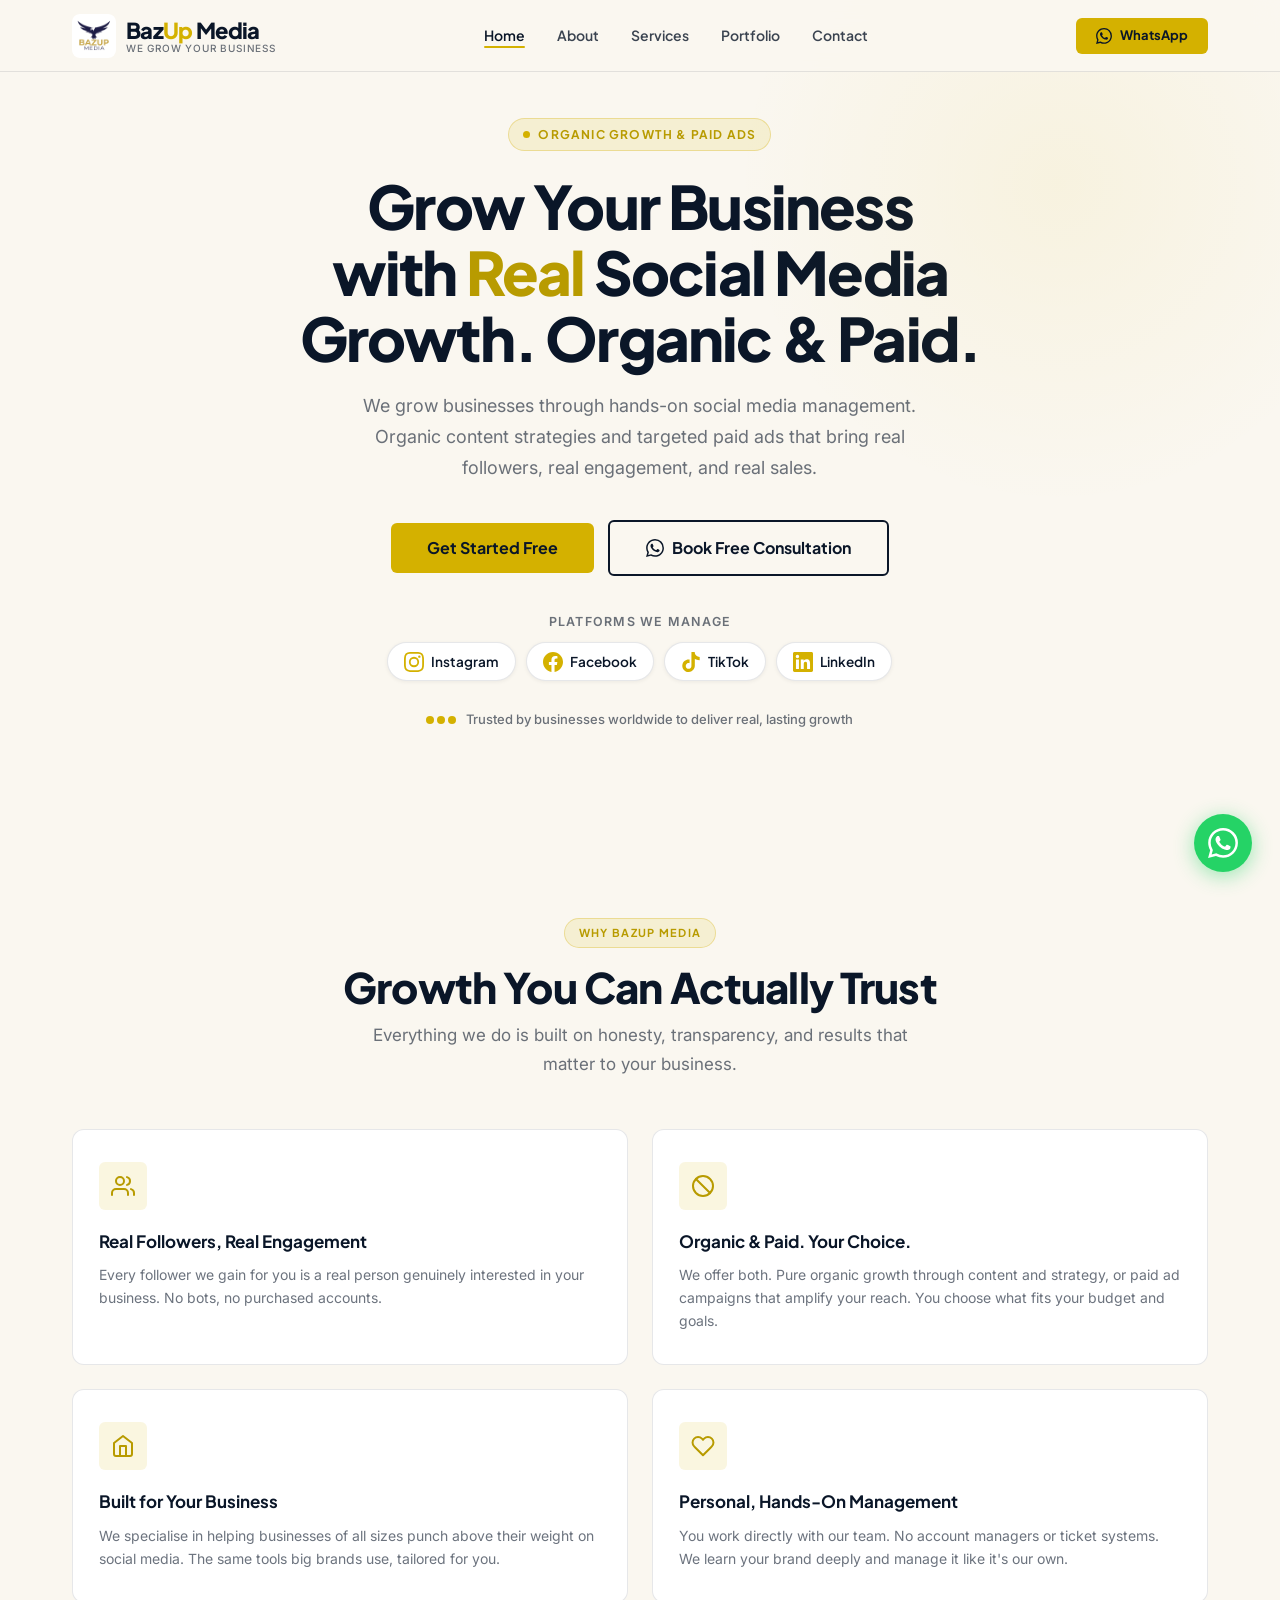
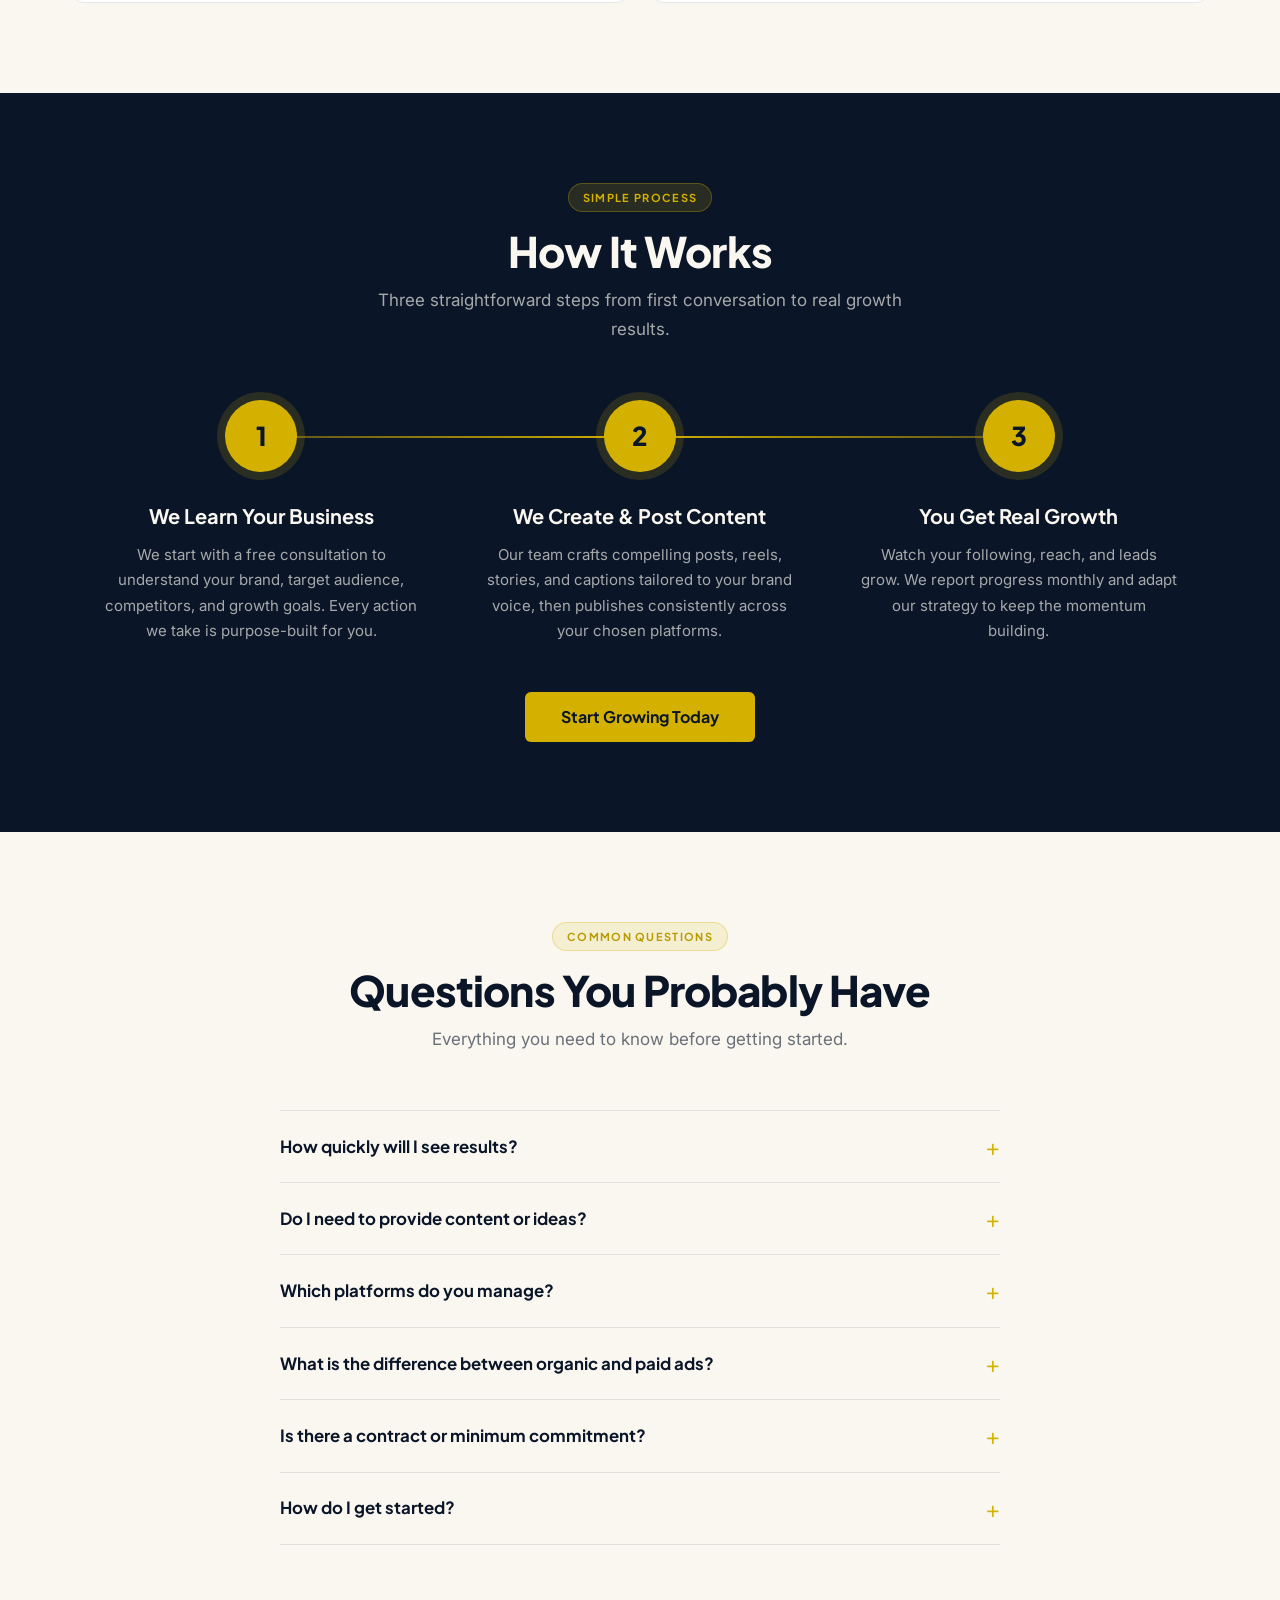
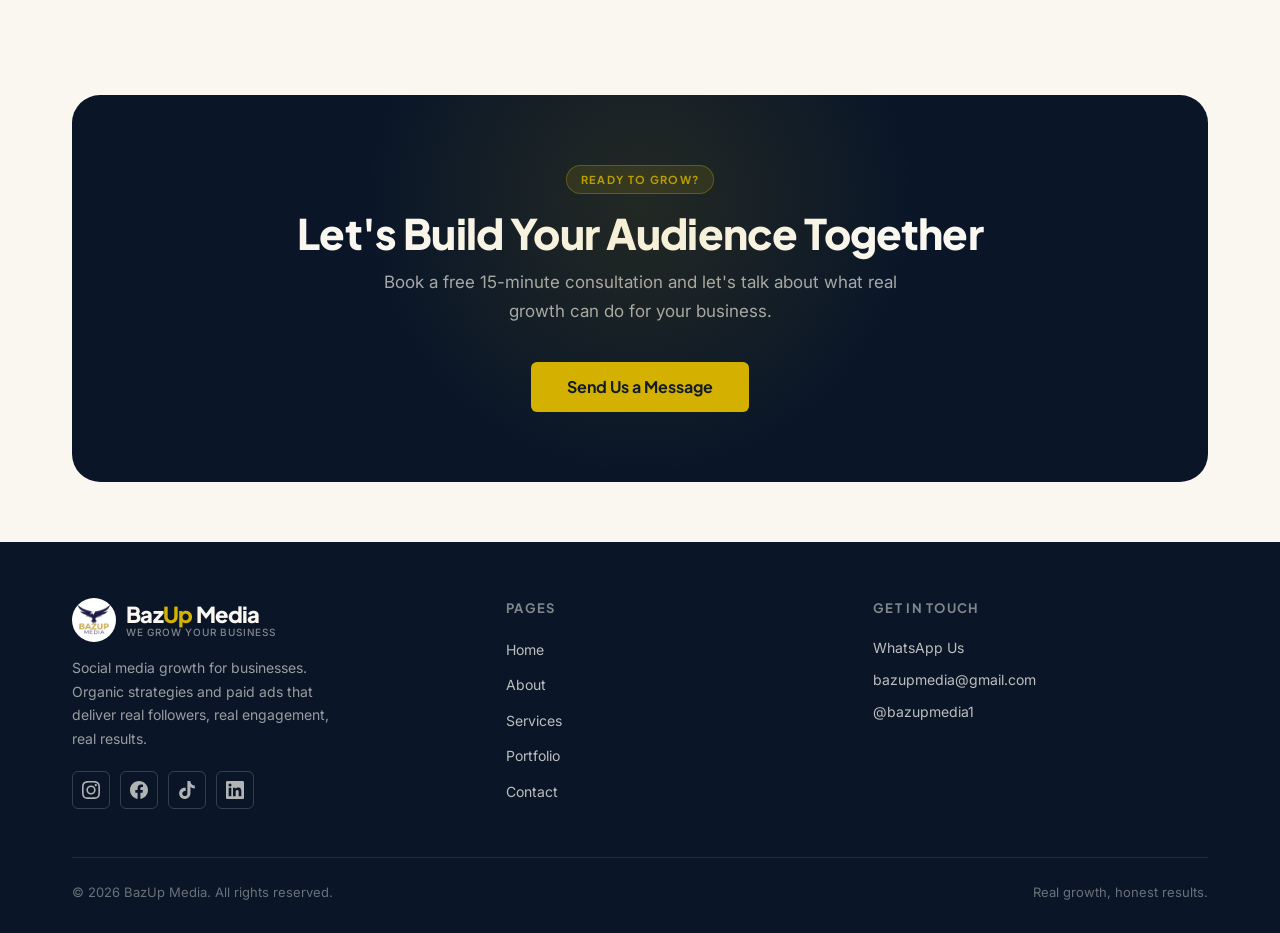
<file: index.html>
<!DOCTYPE html>
<html lang="en">
<head>
  <meta charset="UTF-8" />
  <meta name="viewport" content="width=device-width, initial-scale=1.0" />
  <title>BazUp Media — We Grow Your Business</title>
  <meta name="description" content="BazUp Media is a social media growth agency delivering organic growth and paid ads for businesses. Real followers, real engagement, real results." />
  <link rel="canonical" href="https://bazupmedia.online/" />
  <link rel="icon" type="image/png" href="assets/favicon.png" />
  <link rel="icon" type="image/x-icon" href="assets/favicon.ico" />

  <!-- Open Graph -->
  <meta property="og:type"        content="website" />
  <meta property="og:site_name"   content="BazUp Media" />
  <meta property="og:title"       content="BazUp Media — We Grow Your Business" />
  <meta property="og:description" content="Organic social media growth + paid advertising for businesses. Real followers, real engagement, real results." />
  <meta property="og:url"         content="https://bazupmedia.online/" />
  <meta property="og:image"       content="https://bazupmedia.online/assets/og-image.png" />
  <meta property="og:image:width"  content="1200" />
  <meta property="og:image:height" content="630" />

  <!-- Twitter Card -->
  <meta name="twitter:card"        content="summary_large_image" />
  <meta name="twitter:title"       content="BazUp Media — We Grow Your Business" />
  <meta name="twitter:description" content="Organic growth + paid ads for businesses. Real followers, real engagement, real results." />
  <meta name="twitter:image"       content="https://bazupmedia.online/assets/og-image.png" />
  <link rel="preconnect" href="https://fonts.googleapis.com" />
  <link rel="preconnect" href="https://fonts.gstatic.com" crossorigin />
  <link href="https://fonts.googleapis.com/css2?family=Plus+Jakarta+Sans:wght@300;400;500;600;700;800&family=Inter:wght@300;400;500;600&display=swap" rel="stylesheet" />
  <link rel="stylesheet" href="css/style.css" />
</head>
<body>

<!-- ░░ NAV ░░░░░░░░░░░░░░░░░░░░░░░░░░░░░░░░░░░░░░░░░░░░░░ -->
<nav class="nav" role="navigation" aria-label="Main navigation">
  <div class="container nav-inner">

    <!-- Logo -->
    <a href="index.html" class="nav-logo" aria-label="BazUp Media home">
      <div class="logo-mark">
        <div class="logo-svg-wrap">
          <img src="assets/favicon.png" alt="BazUp Media Logo" style="width:44px; height:44px; border-radius:8px; object-fit:cover;" />
        </div>

      </div>
      <div class="logo-text">
        <span class="logo-name">Baz<span>Up</span> Media</span>
        <span class="logo-tagline">We Grow Your Business</span>
      </div>
    </a>

    <!-- Desktop links -->
    <ul class="nav-links" role="list">
      <li><a href="index.html">Home</a></li>
      <li><a href="about.html">About</a></li>
      <li><a href="services.html">Services</a></li>
      <li><a href="portfolio.html">Portfolio</a></li>
      <li><a href="contact.html">Contact</a></li>
    </ul>

    <!-- Desktop CTA -->
    <div class="nav-cta">
      <a href="https://wa.me/923270880908" target="_blank" rel="noopener noreferrer" class="btn btn-primary btn-sm" id="nav-whatsapp-cta">
        <svg width="16" height="16" viewBox="0 0 24 24" fill="currentColor" aria-hidden="true"><path d="M17.472 14.382c-.297-.149-1.758-.867-2.03-.967-.273-.099-.471-.148-.67.15-.197.297-.767.966-.94 1.164-.173.199-.347.223-.644.075-.297-.15-1.255-.463-2.39-1.475-.883-.788-1.48-1.761-1.653-2.059-.173-.297-.018-.458.13-.606.134-.133.298-.347.446-.52.149-.174.198-.298.298-.497.099-.198.05-.371-.025-.52-.075-.149-.669-1.612-.916-2.207-.242-.579-.487-.5-.669-.51-.173-.008-.371-.01-.57-.01-.198 0-.52.074-.792.372-.272.297-1.04 1.016-1.04 2.479 0 1.462 1.065 2.875 1.213 3.074.149.198 2.096 3.2 5.077 4.487.709.306 1.262.489 1.694.625.712.227 1.36.195 1.871.118.571-.085 1.758-.719 2.006-1.413.248-.694.248-1.289.173-1.413-.074-.124-.272-.198-.57-.347m-5.421 7.403h-.004a9.87 9.87 0 01-5.031-1.378l-.361-.214-3.741.982.998-3.648-.235-.374a9.86 9.86 0 01-1.51-5.26c.001-5.45 4.436-9.884 9.888-9.884 2.64 0 5.122 1.03 6.988 2.898a9.825 9.825 0 012.893 6.994c-.003 5.45-4.437 9.884-9.885 9.884m8.413-18.297A11.815 11.815 0 0012.05 0C5.495 0 .16 5.335.157 11.892c0 2.096.547 4.142 1.588 5.945L.057 24l6.305-1.654a11.882 11.882 0 005.683 1.448h.005c6.554 0 11.89-5.335 11.893-11.893a11.821 11.821 0 00-3.48-8.413z"/></svg>
        WhatsApp
      </a>
    </div>

    <!-- Mobile toggle -->
    <button class="nav-toggle" aria-label="Toggle navigation menu" aria-expanded="false" id="nav-toggle-btn">
      <span></span><span></span><span></span>
    </button>

  </div>
</nav>

<!-- Mobile Menu -->
<div class="mobile-menu" role="navigation" aria-label="Mobile navigation" id="mobile-menu">
  <a href="index.html">Home</a>
  <a href="about.html">About</a>
  <a href="services.html">Services</a>
  <a href="portfolio.html">Portfolio</a>
  <a href="contact.html">Contact</a>
  <div class="mobile-cta">
    <a href="contact.html" class="btn btn-outline" id="mobile-contact-cta">Book a Free Consultation</a>
    <a href="https://wa.me/923270880908" target="_blank" rel="noopener noreferrer" class="btn btn-whatsapp" id="mobile-whatsapp-cta">
      <svg width="16" height="16" viewBox="0 0 24 24" fill="currentColor" aria-hidden="true"><path d="M17.472 14.382c-.297-.149-1.758-.867-2.03-.967-.273-.099-.471-.148-.67.15-.197.297-.767.966-.94 1.164-.173.199-.347.223-.644.075-.297-.15-1.255-.463-2.39-1.475-.883-.788-1.48-1.761-1.653-2.059-.173-.297-.018-.458.13-.606.134-.133.298-.347.446-.52.149-.174.198-.298.298-.497.099-.198.05-.371-.025-.52-.075-.149-.669-1.612-.916-2.207-.242-.579-.487-.5-.669-.51-.173-.008-.371-.01-.57-.01-.198 0-.52.074-.792.372-.272.297-1.04 1.016-1.04 2.479 0 1.462 1.065 2.875 1.213 3.074.149.198 2.096 3.2 5.077 4.487.709.306 1.262.489 1.694.625.712.227 1.36.195 1.871.118.571-.085 1.758-.719 2.006-1.413.248-.694.248-1.289.173-1.413-.074-.124-.272-.198-.57-.347m-5.421 7.403h-.004a9.87 9.87 0 01-5.031-1.378l-.361-.214-3.741.982.998-3.648-.235-.374a9.86 9.86 0 01-1.51-5.26c.001-5.45 4.436-9.884 9.888-9.884 2.64 0 5.122 1.03 6.988 2.898a9.825 9.825 0 012.893 6.994c-.003 5.45-4.437 9.884-9.885 9.884m8.413-18.297A11.815 11.815 0 0012.05 0C5.495 0 .16 5.335.157 11.892c0 2.096.547 4.142 1.588 5.945L.057 24l6.305-1.654a11.882 11.882 0 005.683 1.448h.005c6.554 0 11.89-5.335 11.893-11.893a11.821 11.821 0 00-3.48-8.413z"/></svg>
      Chat on WhatsApp
    </a>
  </div>

  <div class="mobile-socials" aria-label="Social media links">
    <a href="https://instagram.com/bazupmedia1" target="_blank" rel="noopener noreferrer" aria-label="Instagram">
      <svg width="22" height="22" viewBox="0 0 24 24" fill="currentColor"><path d="M12 2.163c3.204 0 3.584.012 4.85.07 3.252.148 4.771 1.691 4.919 4.919.058 1.265.069 1.645.069 4.849 0 3.205-.012 3.584-.069 4.849-.149 3.225-1.664 4.771-4.919 4.919-1.266.058-1.644.07-4.85.07-3.204 0-3.584-.012-4.849-.07-3.26-.149-4.771-1.699-4.919-4.92-.058-1.265-.07-1.644-.07-4.849 0-3.204.013-3.583.07-4.849.149-3.227 1.664-4.771 4.919-4.919 1.266-.057 1.645-.069 4.849-.069zM12 0C8.741 0 8.333.014 7.053.072 2.695.272.273 2.69.073 7.052.014 8.333 0 8.741 0 12c0 3.259.014 3.668.072 4.948.2 4.358 2.618 6.78 6.98 6.98C8.333 23.986 8.741 24 12 24c3.259 0 3.668-.014 4.948-.072 4.354-.2 6.782-2.618 6.979-6.98.059-1.28.073-1.689.073-4.948 0-3.259-.014-3.667-.072-4.947-.196-4.354-2.617-6.78-6.979-6.98C15.668.014 15.259 0 12 0zm0 5.838a6.162 6.162 0 100 12.324 6.162 6.162 0 000-12.324zM12 16a4 4 0 110-8 4 4 0 010 8zm6.406-11.845a1.44 1.44 0 100 2.881 1.44 1.44 0 000-2.881z"/></svg>
    </a>
    <a href="https://tiktok.com/@bazupmedia1" target="_blank" rel="noopener noreferrer" aria-label="TikTok">
      <svg width="22" height="22" viewBox="0 0 24 24" fill="currentColor"><path d="M12.525.02c1.31-.02 2.61-.01 3.91-.02.08 1.53.63 3.09 1.75 4.17 1.12 1.11 2.7 1.62 4.24 1.79v4.03c-1.44-.05-2.89-.35-4.2-.97-.57-.26-1.1-.59-1.62-.93-.01 2.92.01 5.84-.02 8.75-.08 1.4-.54 2.79-1.35 3.94-1.31 1.92-3.58 3.17-5.91 3.21-1.43.08-2.86-.31-4.08-1.03-2.02-1.19-3.44-3.37-3.65-5.71-.02-.5-.03-1-.01-1.49.18-1.9 1.12-3.72 2.58-4.96 1.66-1.44 3.98-2.13 6.15-1.72.02 1.48-.04 2.96-.04 4.44-.99-.32-2.15-.23-3.02.37-.63.41-1.11 1.04-1.36 1.75-.21.51-.15 1.07-.14 1.61.24 1.64 1.82 3.02 3.5 2.87 1.12-.01 2.19-.66 2.77-1.61.19-.33.4-.67.41-1.06.1-1.79.06-3.57.07-5.36.01-4.03-.01-8.05.02-12.07z"/></svg>
    </a>
    <a href="https://facebook.com/bazupmedia" target="_blank" rel="noopener noreferrer" aria-label="Facebook">
      <svg width="22" height="22" viewBox="0 0 24 24" fill="currentColor"><path d="M24 12.073c0-6.627-5.373-12-12-12s-12 5.373-12 12c0 5.99 4.388 10.954 10.125 11.854v-8.385H7.078v-3.47h3.047V9.43c0-3.007 1.792-4.669 4.533-4.669 1.312 0 2.686.235 2.686.235v2.953H15.83c-1.491 0-1.956.925-1.956 1.874v2.25h3.328l-.532 3.47h-2.796v8.385C19.612 23.027 24 18.062 24 12.073z"/></svg>
    </a>
    <a href="https://linkedin.com/company/bazupmedia" target="_blank" rel="noopener noreferrer" aria-label="LinkedIn">
      <svg width="22" height="22" viewBox="0 0 24 24" fill="currentColor"><path d="M20.447 20.452h-3.554v-5.569c0-1.328-.027-3.037-1.852-3.037-1.853 0-2.136 1.445-2.136 2.939v5.667H9.351V9h3.414v1.561h.046c.477-.9 1.637-1.85 3.37-1.85 3.601 0 4.267 2.37 4.267 5.455v6.286zM5.337 7.433a2.062 2.062 0 01-2.063-2.065 2.064 2.064 0 112.063 2.065zm1.782 13.019H3.555V9h3.564v11.452zM22.225 0H1.771C.792 0 0 .774 0 1.729v20.542C0 23.227.792 24 1.771 24h20.451C23.2 24 24 23.227 24 22.271V1.729C24 .774 23.2 0 22.222 0h.003z"/></svg>
    </a>
  </div>
</div>

<!-- ░░ HERO ░░░░░░░░░░░░░░░░░░░░░░░░░░░░░░░░░░░░░░░░░░░░ -->
<main>
<section class="hero page-top" aria-labelledby="hero-heading">
  <div class="container hero-inner">
    <!-- Left: copy -->
    <div class="hero-content">
      <div class="hero-badge">Organic Growth &amp; Paid Ads</div>

      <h1 class="hero-title" id="hero-heading">
        Grow Your Business<br>
        with <span class="accent">Real</span> Social Media<br>
        Growth. Organic &amp; Paid.
      </h1>

      <p class="hero-sub">
        We grow businesses through hands-on social media management. Organic content strategies and targeted paid ads that bring real followers, real engagement, and real sales.
      </p>

      <div class="hero-actions">
        <a href="contact.html" class="btn btn-primary btn-lg" id="hero-get-started-btn">Get Started Free</a>
        <a href="https://wa.me/923270880908" target="_blank" rel="noopener noreferrer" class="btn btn-outline btn-lg" id="hero-whatsapp-btn">
          <svg width="18" height="18" viewBox="0 0 24 24" fill="currentColor" aria-hidden="true"><path d="M17.472 14.382c-.297-.149-1.758-.867-2.03-.967-.273-.099-.471-.148-.67.15-.197.297-.767.966-.94 1.164-.173.199-.347.223-.644.075-.297-.15-1.255-.463-2.39-1.475-.883-.788-1.48-1.761-1.653-2.059-.173-.297-.018-.458.13-.606.134-.133.298-.347.446-.52.149-.174.198-.298.298-.497.099-.198.05-.371-.025-.52-.075-.149-.669-1.612-.916-2.207-.242-.579-.487-.5-.669-.51-.173-.008-.371-.01-.57-.01-.198 0-.52.074-.792.372-.272.297-1.04 1.016-1.04 2.479 0 1.462 1.065 2.875 1.213 3.074.149.198 2.096 3.2 5.077 4.487.709.306 1.262.489 1.694.625.712.227 1.36.195 1.871.118.571-.085 1.758-.719 2.006-1.413.248-.694.248-1.289.173-1.413-.074-.124-.272-.198-.57-.347m-5.421 7.403h-.004a9.87 9.87 0 01-5.031-1.378l-.361-.214-3.741.982.998-3.648-.235-.374a9.86 9.86 0 01-1.51-5.26c.001-5.45 4.436-9.884 9.888-9.884 2.64 0 5.122 1.03 6.988 2.898a9.825 9.825 0 012.893 6.994c-.003 5.45-4.437 9.884-9.885 9.884m8.413-18.297A11.815 11.815 0 0012.05 0C5.495 0 .16 5.335.157 11.892c0 2.096.547 4.142 1.588 5.945L.057 24l6.305-1.654a11.882 11.882 0 005.683 1.448h.005c6.554 0 11.89-5.335 11.893-11.893a11.821 11.821 0 00-3.48-8.413z"/></svg>
          Book Free Consultation
        </a>
      </div>

      <div class="hero-platforms">
        <p class="hero-platforms-label">Platforms we manage</p>
        <div class="hero-platforms-icons">
          <!-- Instagram -->
          <div class="platform-chip">
            <svg width="20" height="20" viewBox="0 0 24 24" fill="currentColor" aria-hidden="true"><path d="M12 2.163c3.204 0 3.584.012 4.85.07 3.252.148 4.771 1.691 4.919 4.919.058 1.265.069 1.645.069 4.849 0 3.205-.012 3.584-.069 4.849-.149 3.225-1.664 4.771-4.919 4.919-1.266.058-1.644.07-4.85.07-3.204 0-3.584-.012-4.849-.07-3.26-.149-4.771-1.699-4.919-4.92-.058-1.265-.07-1.644-.07-4.849 0-3.204.013-3.583.07-4.849.149-3.227 1.664-4.771 4.919-4.919 1.266-.057 1.645-.069 4.849-.069zM12 0C8.741 0 8.333.014 7.053.072 2.695.272.273 2.69.073 7.052.014 8.333 0 8.741 0 12c0 3.259.014 3.668.072 4.948.2 4.358 2.618 6.78 6.98 6.98C8.333 23.986 8.741 24 12 24c3.259 0 3.668-.014 4.948-.072 4.354-.2 6.782-2.618 6.979-6.98.059-1.28.073-1.689.073-4.948 0-3.259-.014-3.667-.072-4.947-.196-4.354-2.617-6.78-6.979-6.98C15.668.014 15.259 0 12 0zm0 5.838a6.162 6.162 0 100 12.324 6.162 6.162 0 000-12.324zM12 16a4 4 0 110-8 4 4 0 010 8zm6.406-11.845a1.44 1.44 0 100 2.881 1.44 1.44 0 000-2.881z"/></svg>
            <span>Instagram</span>
          </div>
          <!-- Facebook -->
          <div class="platform-chip">
            <svg width="20" height="20" viewBox="0 0 24 24" fill="currentColor" aria-hidden="true"><path d="M24 12.073c0-6.627-5.373-12-12-12s-12 5.373-12 12c0 5.99 4.388 10.954 10.125 11.854v-8.385H7.078v-3.47h3.047V9.43c0-3.007 1.792-4.669 4.533-4.669 1.312 0 2.686.235 2.686.235v2.953H15.83c-1.491 0-1.956.925-1.956 1.874v2.25h3.328l-.532 3.47h-2.796v8.385C19.612 23.027 24 18.062 24 12.073z"/></svg>
            <span>Facebook</span>
          </div>
          <!-- TikTok -->
          <div class="platform-chip">
            <svg width="20" height="20" viewBox="0 0 24 24" fill="currentColor" aria-hidden="true"><path d="M12.525.02c1.31-.02 2.61-.01 3.91-.02.08 1.53.63 3.09 1.75 4.17 1.12 1.11 2.7 1.62 4.24 1.79v4.03c-1.44-.05-2.89-.35-4.2-.97-.57-.26-1.1-.59-1.62-.93-.01 2.92.01 5.84-.02 8.75-.08 1.4-.54 2.79-1.35 3.94-1.31 1.92-3.58 3.17-5.91 3.21-1.43.08-2.86-.31-4.08-1.03-2.02-1.19-3.44-3.37-3.65-5.71-.02-.5-.03-1-.01-1.49.18-1.9 1.12-3.72 2.58-4.96 1.66-1.44 3.98-2.13 6.15-1.72.02 1.48-.04 2.96-.04 4.44-.99-.32-2.15-.23-3.02.37-.63.41-1.11 1.04-1.36 1.75-.21.51-.15 1.07-.14 1.61.24 1.64 1.82 3.02 3.5 2.87 1.12-.01 2.19-.66 2.77-1.61.19-.33.4-.67.41-1.06.1-1.79.06-3.57.07-5.36.01-4.03-.01-8.05.02-12.07z"/></svg>
            <span>TikTok</span>
          </div>
          <!-- LinkedIn -->
          <div class="platform-chip">
            <svg width="20" height="20" viewBox="0 0 24 24" fill="currentColor" aria-hidden="true"><path d="M20.447 20.452h-3.554v-5.569c0-1.328-.027-3.037-1.852-3.037-1.853 0-2.136 1.445-2.136 2.939v5.667H9.351V9h3.414v1.561h.046c.477-.9 1.637-1.85 3.37-1.85 3.601 0 4.267 2.37 4.267 5.455v6.286zM5.337 7.433a2.062 2.062 0 01-2.063-2.065 2.064 2.064 0 112.063 2.065zm1.782 13.019H3.555V9h3.564v11.452zM22.225 0H1.771C.792 0 0 .774 0 1.729v20.542C0 23.227.792 24 1.771 24h20.451C23.2 24 24 23.227 24 22.271V1.729C24 .774 23.2 0 22.222 0h.003z"/></svg>
            <span>LinkedIn</span>
          </div>
        </div>
      </div>

      <div class="hero-trust">
        <div class="hero-trust-dots">
          <span></span><span></span><span></span>
        </div>
        Trusted by businesses worldwide to deliver real, lasting growth
      </div>
    </div>


  </div>
</section>

<!-- ░░ VALUE PROPS ░░░░░░░░░░░░░░░░░░░░░░░░░░░░░░░░░░░░░ -->
<section class="section" aria-labelledby="values-heading">
  <div class="container">
    <div class="text-center">
      <span class="tag">Why BazUp Media</span>
      <h2 class="section-heading" id="values-heading">Growth You Can Actually Trust</h2>
      <p class="section-sub centered">Everything we do is built on honesty, transparency, and results that matter to your business.</p>
    </div>

    <div class="values-grid">
      <div class="value-card fade-in" data-delay="0">
        <div class="value-icon">
          <svg width="24" height="24" fill="none" stroke="currentColor" stroke-width="2" stroke-linecap="round" stroke-linejoin="round" viewBox="0 0 24 24" aria-hidden="true"><path d="M17 21v-2a4 4 0 0 0-4-4H5a4 4 0 0 0-4 4v2"/><circle cx="9" cy="7" r="4"/><path d="M23 21v-2a4 4 0 0 0-3-3.87"/><path d="M16 3.13a4 4 0 0 1 0 7.75"/></svg>
        </div>
        <h3>Real Followers, Real Engagement</h3>
        <p>Every follower we gain for you is a real person genuinely interested in your business. No bots, no purchased accounts.</p>
      </div>

      <div class="value-card fade-in" data-delay="80">
        <div class="value-icon">
          <svg width="24" height="24" fill="none" stroke="currentColor" stroke-width="2" stroke-linecap="round" stroke-linejoin="round" viewBox="0 0 24 24" aria-hidden="true"><circle cx="12" cy="12" r="10"/><line x1="4.93" y1="4.93" x2="19.07" y2="19.07"/></svg>
        </div>
        <h3>Organic &amp; Paid. Your Choice.</h3>
        <p>We offer both. Pure organic growth through content and strategy, or paid ad campaigns that amplify your reach. You choose what fits your budget and goals.</p>
      </div>

      <div class="value-card fade-in" data-delay="160">
        <div class="value-icon">
          <svg width="24" height="24" fill="none" stroke="currentColor" stroke-width="2" stroke-linecap="round" stroke-linejoin="round" viewBox="0 0 24 24" aria-hidden="true"><path d="M3 9l9-7 9 7v11a2 2 0 0 1-2 2H5a2 2 0 0 1-2-2z"/><polyline points="9 22 9 12 15 12 15 22"/></svg>
        </div>
        <h3>Built for Your Business</h3>
        <p>We specialise in helping businesses of all sizes punch above their weight on social media. The same tools big brands use, tailored for you.</p>
      </div>

      <div class="value-card fade-in" data-delay="240">
        <div class="value-icon">
          <svg width="24" height="24" fill="none" stroke="currentColor" stroke-width="2" stroke-linecap="round" stroke-linejoin="round" viewBox="0 0 24 24" aria-hidden="true"><path d="M20.84 4.61a5.5 5.5 0 0 0-7.78 0L12 5.67l-1.06-1.06a5.5 5.5 0 0 0-7.78 7.78l1.06 1.06L12 21.23l7.78-7.78 1.06-1.06a5.5 5.5 0 0 0 0-7.78z"/></svg>
        </div>
        <h3>Personal, Hands-On Management</h3>
        <p>You work directly with our team. No account managers or ticket systems. We learn your brand deeply and manage it like it's our own.</p>
      </div>
    </div>
  </div>
</section>

<!-- ░░ HOW IT WORKS ░░░░░░░░░░░░░░░░░░░░░░░░░░░░░░░░░░░░ -->
<section class="section hiw-section" aria-labelledby="hiw-heading">
  <div class="container text-center">
    <span class="tag">Simple Process</span>
    <h2 class="section-heading" id="hiw-heading">How It Works</h2>
    <p class="section-sub centered">Three straightforward steps from first conversation to real growth results.</p>

    <div class="hiw-grid" role="list">
      <div class="hiw-step fade-in-up" data-delay="0" role="listitem">
        <div class="hiw-num">1</div>
        <h3>We Learn Your Business</h3>
        <p>We start with a free consultation to understand your brand, target audience, competitors, and growth goals. Every action we take is purpose-built for you.</p>
      </div>

      <div class="hiw-step fade-in-up" data-delay="120" role="listitem">
        <div class="hiw-num">2</div>
        <h3>We Create &amp; Post Content</h3>
        <p>Our team crafts compelling posts, reels, stories, and captions tailored to your brand voice, then publishes consistently across your chosen platforms.</p>
      </div>

      <div class="hiw-step fade-in-up" data-delay="240" role="listitem">
        <div class="hiw-num">3</div>
        <h3>You Get Real Growth</h3>
        <p>Watch your following, reach, and leads grow. We report progress monthly and adapt our strategy to keep the momentum building.</p>
      </div>
    </div>

    <div style="margin-top:48px;">
      <a href="contact.html" class="btn btn-primary btn-lg" id="hiw-cta-btn">Start Growing Today</a>
    </div>
  </div>
</section>

<!-- ░░ TESTIMONIALS ░░░░░░░░░░░░░░░░░░░░░░░░░░░░░░░░░░░░ -->
<section class="section" aria-labelledby="faq-heading">
  <div class="container">
    <div class="text-center">
      <span class="tag">Common Questions</span>
      <h2 class="section-heading" id="faq-heading">Questions You Probably Have</h2>
      <p class="section-sub centered">Everything you need to know before getting started.</p>
    </div>

    <div class="faq-list">

      <details class="faq-item fade-in" data-delay="0">
        <summary class="faq-q">
          How quickly will I see results?
          <span class="faq-icon" aria-hidden="true">+</span>
        </summary>
        <p class="faq-a">Most clients see visible engagement growth within the first 2 to 4 weeks. Follower growth and reach typically ramp up from month 2 onward as the content strategy gains traction.</p>
      </details>

      <details class="faq-item fade-in" data-delay="60">
        <summary class="faq-q">
          Do I need to provide content or ideas?
          <span class="faq-icon" aria-hidden="true">+</span>
        </summary>
        <p class="faq-a">No. We handle everything from strategy to design to captions. We just need a short onboarding call to understand your brand, products, and target audience.</p>
      </details>

      <details class="faq-item fade-in" data-delay="120">
        <summary class="faq-q">
          Which platforms do you manage?
          <span class="faq-icon" aria-hidden="true">+</span>
        </summary>
        <p class="faq-a">We manage Instagram, Facebook, TikTok, and LinkedIn. The number of platforms depends on your chosen plan. We recommend starting with the platforms where your customers already spend time.</p>
      </details>

      <details class="faq-item fade-in" data-delay="180">
        <summary class="faq-q">
          What is the difference between organic and paid ads?
          <span class="faq-icon" aria-hidden="true">+</span>
        </summary>
        <p class="faq-a">Organic growth means we build your audience through great content, consistent posting, and engagement strategies at no ad spend. Paid ads use a budget to target specific audiences and drive faster reach. We offer both, and can combine them for maximum impact.</p>
      </details>

      <details class="faq-item fade-in" data-delay="240">
        <summary class="faq-q">
          Is there a contract or minimum commitment?
          <span class="faq-icon" aria-hidden="true">+</span>
        </summary>
        <p class="faq-a">No long-term contracts. Our plans are month to month. We earn your business every month by delivering real results, not by locking you in.</p>
      </details>

      <details class="faq-item fade-in" data-delay="300">
        <summary class="faq-q">
          How do I get started?
          <span class="faq-icon" aria-hidden="true">+</span>
        </summary>
        <p class="faq-a">Simply reach out on WhatsApp or fill in the contact form. We'll book a free 15-minute consultation, understand your goals, and recommend the best plan for your business.</p>
      </details>

    </div>
  </div>
</section>

<!-- ░░ FINAL CTA ░░░░░░░░░░░░░░░░░░░░░░░░░░░░░░░░░░░░░░░ -->
<section class="section-sm" aria-labelledby="final-cta-heading">
  <div class="container">
    <div class="cta-banner">
      <span class="tag">Ready to Grow?</span>
      <h2 class="section-heading" id="final-cta-heading">Let's Build Your Audience Together</h2>
      <p class="section-sub">Book a free 15-minute consultation and let's talk about what real growth can do for your business.</p>
      <div class="cta-actions">
        <a href="contact.html" class="btn btn-primary btn-lg" id="cta-contact-btn">Send Us a Message</a>
      </div>
    </div>
  </div>
</section>
</main>

<!-- ░░ FOOTER ░░░░░░░░░░░░░░░░░░░░░░░░░░░░░░░░░░░░░░░░░░ -->
<footer role="contentinfo">
  <div class="container">
    <div class="footer-inner">
      <!-- Brand -->
      <div class="footer-brand">
        <div class="nav-logo" style="margin-bottom:0">
          <div class="logo-mark" style="pointer-events:none">
            <div class="logo-svg-wrap">
              <img src="assets/favicon.png" alt="BazUp Media Logo" style="width:44px; height:44px; border-radius:50%; object-fit:cover;" />
            </div>
          </div>
          <div class="logo-text">
            <span class="logo-name">Baz<span>Up</span> Media</span>
            <span class="logo-tagline">We Grow Your Business</span>
          </div>
        </div>
        <p class="footer-brand-desc">Social media growth for businesses. Organic strategies and paid ads that deliver real followers, real engagement, real results.</p>
        <div class="footer-socials">
          <!-- Instagram -->
          <a href="https://instagram.com/bazupmedia1" target="_blank" rel="noopener noreferrer" class="social-icon" aria-label="Follow BazUp Media on Instagram">
            <svg width="18" height="18" viewBox="0 0 24 24" fill="currentColor" aria-hidden="true"><path d="M12 2.163c3.204 0 3.584.012 4.85.07 3.252.148 4.771 1.691 4.919 4.919.058 1.265.069 1.645.069 4.849 0 3.205-.012 3.584-.069 4.849-.149 3.225-1.664 4.771-4.919 4.919-1.266.058-1.644.07-4.85.07-3.204 0-3.584-.012-4.849-.07-3.26-.149-4.771-1.699-4.919-4.92-.058-1.265-.07-1.644-.07-4.849 0-3.204.013-3.583.07-4.849.149-3.227 1.664-4.771 4.919-4.919 1.266-.057 1.645-.069 4.849-.069zM12 0C8.741 0 8.333.014 7.053.072 2.695.272.273 2.69.073 7.052.014 8.333 0 8.741 0 12c0 3.259.014 3.668.072 4.948.2 4.358 2.618 6.78 6.98 6.98C8.333 23.986 8.741 24 12 24c3.259 0 3.668-.014 4.948-.072 4.354-.2 6.782-2.618 6.979-6.98.059-1.28.073-1.689.073-4.948 0-3.259-.014-3.667-.072-4.947-.196-4.354-2.617-6.78-6.979-6.98C15.668.014 15.259 0 12 0zm0 5.838a6.162 6.162 0 100 12.324 6.162 6.162 0 000-12.324zM12 16a4 4 0 110-8 4 4 0 010 8zm6.406-11.845a1.44 1.44 0 100 2.881 1.44 1.44 0 000-2.881z"/></svg>
          </a>
          <!-- Facebook -->
          <a href="https://facebook.com/bazupmedia" target="_blank" rel="noopener noreferrer" class="social-icon" aria-label="Follow BazUp Media on Facebook">
            <svg width="18" height="18" viewBox="0 0 24 24" fill="currentColor" aria-hidden="true"><path d="M24 12.073c0-6.627-5.373-12-12-12s-12 5.373-12 12c0 5.99 4.388 10.954 10.125 11.854v-8.385H7.078v-3.47h3.047V9.43c0-3.007 1.792-4.669 4.533-4.669 1.312 0 2.686.235 2.686.235v2.953H15.83c-1.491 0-1.956.925-1.956 1.874v2.25h3.328l-.532 3.47h-2.796v8.385C19.612 23.027 24 18.062 24 12.073z"/></svg>
          </a>
          <!-- TikTok -->
          <a href="https://tiktok.com/@bazupmedia1" target="_blank" rel="noopener noreferrer" class="social-icon" aria-label="Follow BazUp Media on TikTok">
            <svg width="18" height="18" viewBox="0 0 24 24" fill="currentColor" aria-hidden="true"><path d="M12.525.02c1.31-.02 2.61-.01 3.91-.02.08 1.53.63 3.09 1.75 4.17 1.12 1.11 2.7 1.62 4.24 1.79v4.03c-1.44-.05-2.89-.35-4.2-.97-.57-.26-1.1-.59-1.62-.93-.01 2.92.01 5.84-.02 8.75-.08 1.4-.54 2.79-1.35 3.94-1.31 1.92-3.58 3.17-5.91 3.21-1.43.08-2.86-.31-4.08-1.03-2.02-1.19-3.44-3.37-3.65-5.71-.02-.5-.03-1-.01-1.49.18-1.9 1.12-3.72 2.58-4.96 1.66-1.44 3.98-2.13 6.15-1.72.02 1.48-.04 2.96-.04 4.44-.99-.32-2.15-.23-3.02.37-.63.41-1.11 1.04-1.36 1.75-.21.51-.15 1.07-.14 1.61.24 1.64 1.82 3.02 3.5 2.87 1.12-.01 2.19-.66 2.77-1.61.19-.33.4-.67.41-1.06.1-1.79.06-3.57.07-5.36.01-4.03-.01-8.05.02-12.07z"/></svg>
          </a>
          <!-- LinkedIn -->
          <a href="https://linkedin.com/company/bazupmedia" target="_blank" rel="noopener noreferrer" class="social-icon" aria-label="Follow BazUp Media on LinkedIn">
            <svg width="18" height="18" viewBox="0 0 24 24" fill="currentColor" aria-hidden="true"><path d="M20.447 20.452h-3.554v-5.569c0-1.328-.027-3.037-1.852-3.037-1.853 0-2.136 1.445-2.136 2.939v5.667H9.351V9h3.414v1.561h.046c.477-.9 1.637-1.85 3.37-1.85 3.601 0 4.267 2.37 4.267 5.455v6.286zM5.337 7.433a2.062 2.062 0 01-2.063-2.065 2.064 2.064 0 112.063 2.065zm1.782 13.019H3.555V9h3.564v11.452zM22.225 0H1.771C.792 0 0 .774 0 1.729v20.542C0 23.227.792 24 1.771 24h20.451C23.2 24 24 23.227 24 22.271V1.729C24 .774 23.2 0 22.222 0h.003z"/></svg>
          </a>
        </div>
      </div>

      <!-- Pages -->
      <div class="footer-col">
        <h4>Pages</h4>
        <ul>
          <li><a href="index.html">Home</a></li>
          <li><a href="about.html">About</a></li>
          <li><a href="services.html">Services</a></li>
          <li><a href="portfolio.html">Portfolio</a></li>
          <li><a href="contact.html">Contact</a></li>
        </ul>
      </div>

      <!-- Contact -->
      <div class="footer-col">
        <h4>Get In Touch</h4>
        <address>
          <a href="https://wa.me/923270880908" target="_blank" rel="noopener noreferrer">WhatsApp Us</a>
          <a href="https://mail.google.com/mail/?view=cm&to=bazupmedia@gmail.com" target="_blank" rel="noopener noreferrer">bazupmedia@gmail.com</a>
          <a href="https://instagram.com/bazupmedia1" target="_blank" rel="noopener noreferrer">@bazupmedia1</a>
        </address>
      </div>
    </div>

    <div class="footer-bottom">
      <p>&copy; 2026 BazUp Media. All rights reserved.</p>
      <p>Real growth, honest results.</p>
    </div>
  </div>
</footer>

<!-- WhatsApp floating button -->
<a href="https://wa.me/923270880908" target="_blank" rel="noopener noreferrer" class="wa-float" aria-label="Chat with BazUp Media on WhatsApp" id="whatsapp-float-btn">
  <svg viewBox="0 0 24 24" aria-hidden="true"><path d="M17.472 14.382c-.297-.149-1.758-.867-2.03-.967-.273-.099-.471-.148-.67.15-.197.297-.767.966-.94 1.164-.173.199-.347.223-.644.075-.297-.15-1.255-.463-2.39-1.475-.883-.788-1.48-1.761-1.653-2.059-.173-.297-.018-.458.13-.606.134-.133.298-.347.446-.52.149-.174.198-.298.298-.497.099-.198.05-.371-.025-.52-.075-.149-.669-1.612-.916-2.207-.242-.579-.487-.5-.669-.51-.173-.008-.371-.01-.57-.01-.198 0-.52.074-.792.372-.272.297-1.04 1.016-1.04 2.479 0 1.462 1.065 2.875 1.213 3.074.149.198 2.096 3.2 5.077 4.487.709.306 1.262.489 1.694.625.712.227 1.36.195 1.871.118.571-.085 1.758-.719 2.006-1.413.248-.694.248-1.289.173-1.413-.074-.124-.272-.198-.57-.347m-5.421 7.403h-.004a9.87 9.87 0 01-5.031-1.378l-.361-.214-3.741.982.998-3.648-.235-.374a9.86 9.86 0 01-1.51-5.26c.001-5.45 4.436-9.884 9.888-9.884 2.64 0 5.122 1.03 6.988 2.898a9.825 9.825 0 012.893 6.994c-.003 5.45-4.437 9.884-9.885 9.884m8.413-18.297A11.815 11.815 0 0012.05 0C5.495 0 .16 5.335.157 11.892c0 2.096.547 4.142 1.588 5.945L.057 24l6.305-1.654a11.882 11.882 0 005.683 1.448h.005c6.554 0 11.89-5.335 11.893-11.893a11.821 11.821 0 00-3.48-8.413z"/></svg>
</a>

<script src="js/main.js"></script>
</body>
</html>
</file>
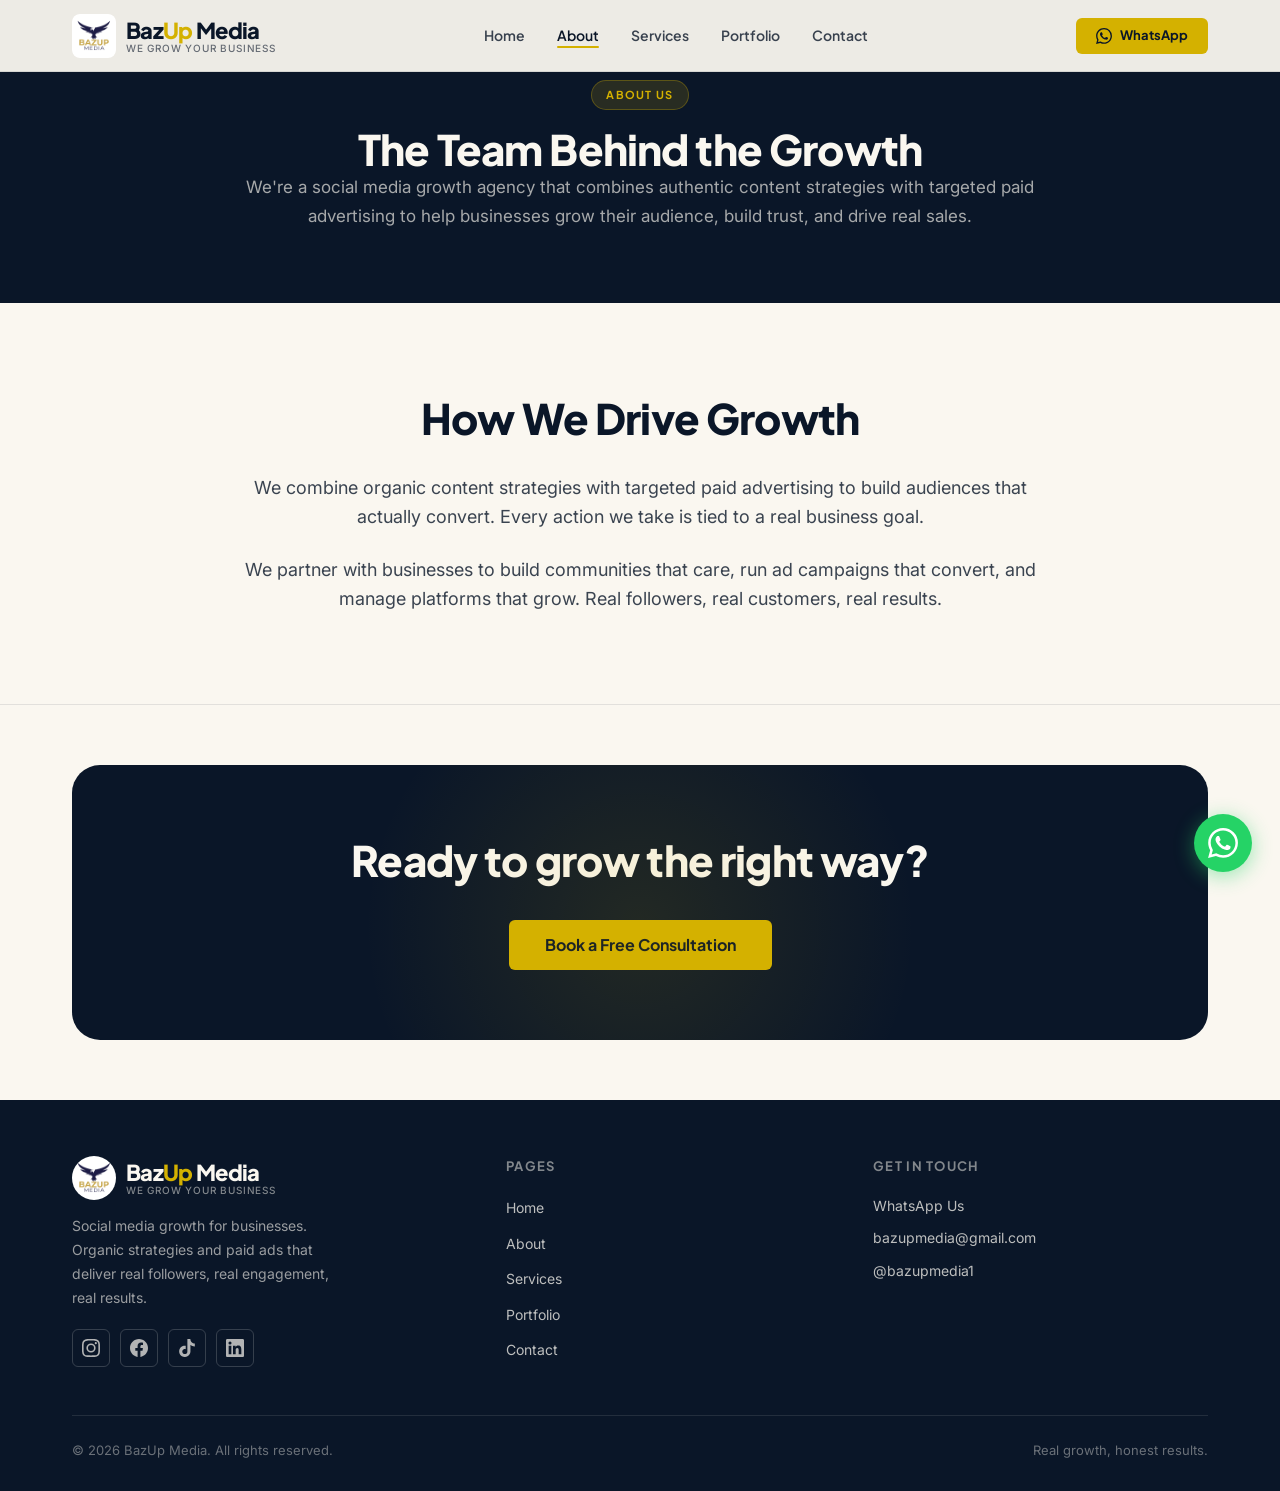
<file: about.html>
<!DOCTYPE html>
<html lang="en">
<head>
  <meta charset="UTF-8" />
  <meta name="viewport" content="width=device-width, initial-scale=1.0" />
  <title>About Us — BazUp Media | Real Social Media Growth</title>
  <meta name="description" content="We're a social media growth agency that combines authentic content strategies with targeted paid advertising to help businesses grow their audience, build trust, and drive real sales." />
  <link rel="canonical" href="https://bazupmedia.online/about.html" />
  <link rel="icon" type="image/png" href="assets/favicon.png" />
  <link rel="icon" type="image/x-icon" href="assets/favicon.ico" />

  <!-- Open Graph -->
  <meta property="og:type"        content="website" />
  <meta property="og:site_name"   content="BazUp Media" />
  <meta property="og:title"       content="About Us — BazUp Media" />
  <meta property="og:description" content="We build genuine audiences for businesses through hands-on organic social media management. Real followers, real engagement. No ads. Ever." />
  <meta property="og:url"         content="https://bazupmedia.online/about.html" />
  <meta property="og:image"       content="https://bazupmedia.online/assets/og-image.png" />
  <meta property="og:image:width"  content="1200" />
  <meta property="og:image:height" content="630" />

  <!-- Twitter Card -->
  <meta name="twitter:card"        content="summary_large_image" />
  <meta name="twitter:title"       content="About Us — BazUp Media" />
  <meta name="twitter:description" content="We build genuine audiences for businesses through hands-on organic social media management. Real followers, real engagement. No ads." />
  <meta name="twitter:image"       content="https://bazupmedia.online/assets/og-image.png" />
  <link rel="preconnect" href="https://fonts.googleapis.com" />
  <link rel="preconnect" href="https://fonts.gstatic.com" crossorigin />
  <link href="https://fonts.googleapis.com/css2?family=Plus+Jakarta+Sans:wght@300;400;500;600;700;800&family=Inter:wght@300;400;500;600&display=swap" rel="stylesheet" />
  <link rel="stylesheet" href="css/style.css" />
</head>
<body>

<!-- ░░ NAV ░░░░░░░░░░░░░░░░░░░░░░░░░░░░░░░░░░░░░░░░░░░░░░ -->
<nav class="nav" role="navigation" aria-label="Main navigation">
  <div class="container nav-inner">
    <a href="index.html" class="nav-logo" aria-label="BazUp Media home">
      <div class="logo-mark">
        <div class="logo-svg-wrap">
          <img src="assets/favicon.png" alt="BazUp Media Logo" style="width:44px; height:44px; border-radius:8px; object-fit:cover;" />
        </div>

      </div>
      <div class="logo-text">
        <span class="logo-name">Baz<span>Up</span> Media</span>
        <span class="logo-tagline">We Grow Your Business</span>
      </div>
    </a>
    <ul class="nav-links" role="list">
      <li><a href="index.html">Home</a></li>
      <li><a href="about.html">About</a></li>
      <li><a href="services.html">Services</a></li>
      <li><a href="portfolio.html">Portfolio</a></li>
      <li><a href="contact.html">Contact</a></li>
    </ul>
    <div class="nav-cta">
      <a href="https://wa.me/923270880908" target="_blank" rel="noopener noreferrer" class="btn btn-primary btn-sm" id="nav-whatsapp-cta">
        <svg width="16" height="16" viewBox="0 0 24 24" fill="currentColor" aria-hidden="true"><path d="M17.472 14.382c-.297-.149-1.758-.867-2.03-.967-.273-.099-.471-.148-.67.15-.197.297-.767.966-.94 1.164-.173.199-.347.223-.644.075-.297-.15-1.255-.463-2.39-1.475-.883-.788-1.48-1.761-1.653-2.059-.173-.297-.018-.458.13-.606.134-.133.298-.347.446-.52.149-.174.198-.298.298-.497.099-.198.05-.371-.025-.52-.075-.149-.669-1.612-.916-2.207-.242-.579-.487-.5-.669-.51-.173-.008-.371-.01-.57-.01-.198 0-.52.074-.792.372-.272.297-1.04 1.016-1.04 2.479 0 1.462 1.065 2.875 1.213 3.074.149.198 2.096 3.2 5.077 4.487.709.306 1.262.489 1.694.625.712.227 1.36.195 1.871.118.571-.085 1.758-.719 2.006-1.413.248-.694.248-1.289.173-1.413-.074-.124-.272-.198-.57-.347m-5.421 7.403h-.004a9.87 9.87 0 01-5.031-1.378l-.361-.214-3.741.982.998-3.648-.235-.374a9.86 9.86 0 01-1.51-5.26c.001-5.45 4.436-9.884 9.888-9.884 2.64 0 5.122 1.03 6.988 2.898a9.825 9.825 0 012.893 6.994c-.003 5.45-4.437 9.884-9.885 9.884m8.413-18.297A11.815 11.815 0 0012.05 0C5.495 0 .16 5.335.157 11.892c0 2.096.547 4.142 1.588 5.945L.057 24l6.305-1.654a11.882 11.882 0 005.683 1.448h.005c6.554 0 11.89-5.335 11.893-11.893a11.821 11.821 0 00-3.48-8.413z"/></svg>
        WhatsApp
      </a>
    </div>
    <button class="nav-toggle" aria-label="Toggle navigation menu" aria-expanded="false" id="nav-toggle-btn">
      <span></span><span></span><span></span>
    </button>
  </div>
</nav>

<!-- Mobile Menu -->
<div class="mobile-menu" role="navigation" aria-label="Mobile navigation" id="mobile-menu">
  <a href="index.html">Home</a>
  <a href="about.html">About</a>
  <a href="services.html">Services</a>
  <a href="portfolio.html">Portfolio</a>
  <a href="contact.html">Contact</a>
  <div class="mobile-cta">
    <a href="contact.html" class="btn btn-outline" id="mobile-contact-cta">Book a Free Consultation</a>
    <a href="https://wa.me/923270880908" target="_blank" rel="noopener noreferrer" class="btn btn-whatsapp" id="mobile-whatsapp-cta">
      <svg width="16" height="16" viewBox="0 0 24 24" fill="currentColor" aria-hidden="true"><path d="M17.472 14.382c-.297-.149-1.758-.867-2.03-.967-.273-.099-.471-.148-.67.15-.197.297-.767.966-.94 1.164-.173.199-.347.223-.644.075-.297-.15-1.255-.463-2.39-1.475-.883-.788-1.48-1.761-1.653-2.059-.173-.297-.018-.458.13-.606.134-.133.298-.347.446-.52.149-.174.198-.298.298-.497.099-.198.05-.371-.025-.52-.075-.149-.669-1.612-.916-2.207-.242-.579-.487-.5-.669-.51-.173-.008-.371-.01-.57-.01-.198 0-.52.074-.792.372-.272.297-1.04 1.016-1.04 2.479 0 1.462 1.065 2.875 1.213 3.074.149.198 2.096 3.2 5.077 4.487.709.306 1.262.489 1.694.625.712.227 1.36.195 1.871.118.571-.085 1.758-.719 2.006-1.413.248-.694.248-1.289.173-1.413-.074-.124-.272-.198-.57-.347m-5.421 7.403h-.004a9.87 9.87 0 01-5.031-1.378l-.361-.214-3.741.982.998-3.648-.235-.374a9.86 9.86 0 01-1.51-5.26c.001-5.45 4.436-9.884 9.888-9.884 2.64 0 5.122 1.03 6.988 2.898a9.825 9.825 0 012.893 6.994c-.003 5.45-4.437 9.884-9.885 9.884m8.413-18.297A11.815 11.815 0 0012.05 0C5.495 0 .16 5.335.157 11.892c0 2.096.547 4.142 1.588 5.945L.057 24l6.305-1.654a11.882 11.882 0 005.683 1.448h.005c6.554 0 11.89-5.335 11.893-11.893a11.821 11.821 0 00-3.48-8.413z"/></svg>
      Chat on WhatsApp
    </a>
  </div>

  <div class="mobile-socials" aria-label="Social media links">
    <a href="https://instagram.com/bazupmedia1" target="_blank" rel="noopener noreferrer" aria-label="Instagram">
      <svg width="22" height="22" viewBox="0 0 24 24" fill="currentColor"><path d="M12 2.163c3.204 0 3.584.012 4.85.07 3.252.148 4.771 1.691 4.919 4.919.058 1.265.069 1.645.069 4.849 0 3.205-.012 3.584-.069 4.849-.149 3.225-1.664 4.771-4.919 4.919-1.266.058-1.644.07-4.85.07-3.204 0-3.584-.012-4.849-.07-3.26-.149-4.771-1.699-4.919-4.92-.058-1.265-.07-1.644-.07-4.849 0-3.204.013-3.583.07-4.849.149-3.227 1.664-4.771 4.919-4.919 1.266-.057 1.645-.069 4.849-.069zM12 0C8.741 0 8.333.014 7.053.072 2.695.272.273 2.69.073 7.052.014 8.333 0 8.741 0 12c0 3.259.014 3.668.072 4.948.2 4.358 2.618 6.78 6.98 6.98C8.333 23.986 8.741 24 12 24c3.259 0 3.668-.014 4.948-.072 4.354-.2 6.782-2.618 6.979-6.98.059-1.28.073-1.689.073-4.948 0-3.259-.014-3.667-.072-4.947-.196-4.354-2.617-6.78-6.979-6.98C15.668.014 15.259 0 12 0zm0 5.838a6.162 6.162 0 100 12.324 6.162 6.162 0 000-12.324zM12 16a4 4 0 110-8 4 4 0 010 8zm6.406-11.845a1.44 1.44 0 100 2.881 1.44 1.44 0 000-2.881z"/></svg>
    </a>
    <a href="https://tiktok.com/@bazupmedia1" target="_blank" rel="noopener noreferrer" aria-label="TikTok">
      <svg width="22" height="22" viewBox="0 0 24 24" fill="currentColor"><path d="M12.525.02c1.31-.02 2.61-.01 3.91-.02.08 1.53.63 3.09 1.75 4.17 1.12 1.11 2.7 1.62 4.24 1.79v4.03c-1.44-.05-2.89-.35-4.2-.97-.57-.26-1.1-.59-1.62-.93-.01 2.92.01 5.84-.02 8.75-.08 1.4-.54 2.79-1.35 3.94-1.31 1.92-3.58 3.17-5.91 3.21-1.43.08-2.86-.31-4.08-1.03-2.02-1.19-3.44-3.37-3.65-5.71-.02-.5-.03-1-.01-1.49.18-1.9 1.12-3.72 2.58-4.96 1.66-1.44 3.98-2.13 6.15-1.72.02 1.48-.04 2.96-.04 4.44-.99-.32-2.15-.23-3.02.37-.63.41-1.11 1.04-1.36 1.75-.21.51-.15 1.07-.14 1.61.24 1.64 1.82 3.02 3.5 2.87 1.12-.01 2.19-.66 2.77-1.61.19-.33.4-.67.41-1.06.1-1.79.06-3.57.07-5.36.01-4.03-.01-8.05.02-12.07z"/></svg>
    </a>
    <a href="https://facebook.com/bazupmedia" target="_blank" rel="noopener noreferrer" aria-label="Facebook">
      <svg width="22" height="22" viewBox="0 0 24 24" fill="currentColor"><path d="M24 12.073c0-6.627-5.373-12-12-12s-12 5.373-12 12c0 5.99 4.388 10.954 10.125 11.854v-8.385H7.078v-3.47h3.047V9.43c0-3.007 1.792-4.669 4.533-4.669 1.312 0 2.686.235 2.686.235v2.953H15.83c-1.491 0-1.956.925-1.956 1.874v2.25h3.328l-.532 3.47h-2.796v8.385C19.612 23.027 24 18.062 24 12.073z"/></svg>
    </a>
    <a href="https://linkedin.com/company/bazupmedia" target="_blank" rel="noopener noreferrer" aria-label="LinkedIn">
      <svg width="22" height="22" viewBox="0 0 24 24" fill="currentColor"><path d="M20.447 20.452h-3.554v-5.569c0-1.328-.027-3.037-1.852-3.037-1.853 0-2.136 1.445-2.136 2.939v5.667H9.351V9h3.414v1.561h.046c.477-.9 1.637-1.85 3.37-1.85 3.601 0 4.267 2.37 4.267 5.455v6.286zM5.337 7.433a2.062 2.062 0 01-2.063-2.065 2.064 2.064 0 112.063 2.065zm1.782 13.019H3.555V9h3.564v11.452zM22.225 0H1.771C.792 0 0 .774 0 1.729v20.542C0 23.227.792 24 1.771 24h20.451C23.2 24 24 23.227 24 22.271V1.729C24 .774 23.2 0 22.222 0h.003z"/></svg>
    </a>
  </div>
</div>

<main>
<!-- ░░ PAGE HERO ░░░░░░░░░░░░░░░░░░░░░░░░░░░░░░░░░░░░░░░ -->
<section class="page-hero page-top" aria-labelledby="about-page-heading">
  <div class="container text-center">
    <span class="tag">About Us</span>
    <h1 class="section-heading" id="about-page-heading">The Team Behind the Growth</h1>
    <p class="section-sub centered" style="max-width: 800px; margin: 0 auto;">We're a social media growth agency that combines authentic content strategies with targeted paid advertising to help businesses grow their audience, build trust, and drive real sales.</p>
  </div>
</section>

<!-- ░░ OUR PHILOSOPHY ░░░░░░░░░░░░░░░░░░░░░░░░░░░░░░░░░░░ -->
<section class="section" aria-labelledby="philosophy-heading">
  <div class="container">
    <div class="text-center" style="max-width: 800px; margin: 0 auto;">
      <h2 class="section-heading" id="philosophy-heading" style="margin-bottom: 32px;">How We Drive Growth</h2>
      <p style="font-size: 18px; line-height: 1.6; color: var(--navy-80); margin-bottom: 24px;">We combine organic content strategies with targeted paid advertising to build audiences that actually convert. Every action we take is tied to a real business goal.</p>
      <p style="font-size: 18px; line-height: 1.6; color: var(--navy-80);">We partner with businesses to build communities that care, run ad campaigns that convert, and manage platforms that grow. Real followers, real customers, real results.</p>
    </div>
  </div>
</section>

<div class="divider"></div>

<!-- ░░ FINAL CTA ░░░░░░░░░░░░░░░░░░░░░░░░░░░░░░░░░░░░░░░ -->
<section class="section-sm">
  <div class="container">
    <div class="cta-banner">
      <h2 class="section-heading">Ready to grow the right way?</h2>
      <div class="cta-actions">
        <a href="contact.html" class="btn btn-primary btn-lg" id="about-contact-btn">Book a Free Consultation</a>
      </div>
    </div>
  </div>
</section>
</main>

<!-- ░░ FOOTER ░░░░░░░░░░░░░░░░░░░░░░░░░░░░░░░░░░░░░░░░░░ -->
<footer role="contentinfo">
  <div class="container">
    <div class="footer-inner">
      <div class="footer-brand">
        <div class="nav-logo" style="margin-bottom:0">
          <div class="logo-mark" style="pointer-events:none">
            <div class="logo-svg-wrap">
              <img src="assets/favicon.png" alt="BazUp Media Logo" style="width:44px; height:44px; border-radius:50%; object-fit:cover;" />
            </div>
          </div>
          <div class="logo-text">
            <span class="logo-name">Baz<span>Up</span> Media</span>
            <span class="logo-tagline">We Grow Your Business</span>
          </div>
        </div>
        <p class="footer-brand-desc">Social media growth for businesses. Organic strategies and paid ads that deliver real followers, real engagement, real results.</p>
        <div class="footer-socials">
          <a href="https://instagram.com/bazupmedia1" target="_blank" rel="noopener noreferrer" class="social-icon" aria-label="Instagram">
            <svg width="18" height="18" viewBox="0 0 24 24" fill="currentColor" aria-hidden="true"><path d="M12 2.163c3.204 0 3.584.012 4.85.07 3.252.148 4.771 1.691 4.919 4.919.058 1.265.069 1.645.069 4.849 0 3.205-.012 3.584-.069 4.849-.149 3.225-1.664 4.771-4.919 4.919-1.266.058-1.644.07-4.85.07-3.204 0-3.584-.012-4.849-.07-3.26-.149-4.771-1.699-4.919-4.92-.058-1.265-.07-1.644-.07-4.849 0-3.204.013-3.583.07-4.849.149-3.227 1.664-4.771 4.919-4.919 1.266-.057 1.645-.069 4.849-.069zM12 0C8.741 0 8.333.014 7.053.072 2.695.272.273 2.69.073 7.052.014 8.333 0 8.741 0 12c0 3.259.014 3.668.072 4.948.2 4.358 2.618 6.78 6.98 6.98C8.333 23.986 8.741 24 12 24c3.259 0 3.668-.014 4.948-.072 4.354-.2 6.782-2.618 6.979-6.98.059-1.28.073-1.689.073-4.948 0-3.259-.014-3.667-.072-4.947-.196-4.354-2.617-6.78-6.979-6.98C15.668.014 15.259 0 12 0zm0 5.838a6.162 6.162 0 100 12.324 6.162 6.162 0 000-12.324zM12 16a4 4 0 110-8 4 4 0 010 8zm6.406-11.845a1.44 1.44 0 100 2.881 1.44 1.44 0 000-2.881z"/></svg>
          </a>
          <a href="https://facebook.com/bazupmedia" target="_blank" rel="noopener noreferrer" class="social-icon" aria-label="Facebook">
            <svg width="18" height="18" viewBox="0 0 24 24" fill="currentColor" aria-hidden="true"><path d="M24 12.073c0-6.627-5.373-12-12-12s-12 5.373-12 12c0 5.99 4.388 10.954 10.125 11.854v-8.385H7.078v-3.47h3.047V9.43c0-3.007 1.792-4.669 4.533-4.669 1.312 0 2.686.235 2.686.235v2.953H15.83c-1.491 0-1.956.925-1.956 1.874v2.25h3.328l-.532 3.47h-2.796v8.385C19.612 23.027 24 18.062 24 12.073z"/></svg>
          </a>
          <a href="https://tiktok.com/@bazupmedia1" target="_blank" rel="noopener noreferrer" class="social-icon" aria-label="TikTok">
            <svg width="18" height="18" viewBox="0 0 24 24" fill="currentColor" aria-hidden="true"><path d="M12.525.02c1.31-.02 2.61-.01 3.91-.02.08 1.53.63 3.09 1.75 4.17 1.12 1.11 2.7 1.62 4.24 1.79v4.03c-1.44-.05-2.89-.35-4.2-.97-.57-.26-1.1-.59-1.62-.93-.01 2.92.01 5.84-.02 8.75-.08 1.4-.54 2.79-1.35 3.94-1.31 1.92-3.58 3.17-5.91 3.21-1.43.08-2.86-.31-4.08-1.03-2.02-1.19-3.44-3.37-3.65-5.71-.02-.5-.03-1-.01-1.49.18-1.9 1.12-3.72 2.58-4.96 1.66-1.44 3.98-2.13 6.15-1.72.02 1.48-.04 2.96-.04 4.44-.99-.32-2.15-.23-3.02.37-.63.41-1.11 1.04-1.36 1.75-.21.51-.15 1.07-.14 1.61.24 1.64 1.82 3.02 3.5 2.87 1.12-.01 2.19-.66 2.77-1.61.19-.33.4-.67.41-1.06.1-1.79.06-3.57.07-5.36.01-4.03-.01-8.05.02-12.07z"/></svg>
          </a>
          <a href="https://linkedin.com/company/bazupmedia" target="_blank" rel="noopener noreferrer" class="social-icon" aria-label="LinkedIn">
            <svg width="18" height="18" viewBox="0 0 24 24" fill="currentColor" aria-hidden="true"><path d="M20.447 20.452h-3.554v-5.569c0-1.328-.027-3.037-1.852-3.037-1.853 0-2.136 1.445-2.136 2.939v5.667H9.351V9h3.414v1.561h.046c.477-.9 1.637-1.85 3.37-1.85 3.601 0 4.267 2.37 4.267 5.455v6.286zM5.337 7.433a2.062 2.062 0 01-2.063-2.065 2.064 2.064 0 112.063 2.065zm1.782 13.019H3.555V9h3.564v11.452zM22.225 0H1.771C.792 0 0 .774 0 1.729v20.542C0 23.227.792 24 1.771 24h20.451C23.2 24 24 23.227 24 22.271V1.729C24 .774 23.2 0 22.222 0h.003z"/></svg>
          </a>
        </div>
      </div>
      <div class="footer-col">
        <h4>Pages</h4>
        <ul>
          <li><a href="index.html">Home</a></li>
          <li><a href="about.html">About</a></li>
          <li><a href="services.html">Services</a></li>
          <li><a href="portfolio.html">Portfolio</a></li>
          <li><a href="contact.html">Contact</a></li>
        </ul>
      </div>
      <div class="footer-col">
        <h4>Get In Touch</h4>
        <address>
          <a href="https://wa.me/923270880908" target="_blank" rel="noopener noreferrer">WhatsApp Us</a>
          <a href="https://mail.google.com/mail/?view=cm&to=bazupmedia@gmail.com" target="_blank" rel="noopener noreferrer">bazupmedia@gmail.com</a>
          <a href="https://instagram.com/bazupmedia1" target="_blank" rel="noopener noreferrer">@bazupmedia1</a>
        </address>
      </div>
    </div>
    <div class="footer-bottom">
      <p>&copy; 2026 BazUp Media. All rights reserved.</p>
      <p>Real growth, honest results.</p>
    </div>
  </div>
</footer>

<a href="https://wa.me/923270880908" target="_blank" rel="noopener noreferrer" class="wa-float" aria-label="Chat on WhatsApp" id="whatsapp-float-btn">
  <svg viewBox="0 0 24 24" aria-hidden="true"><path d="M17.472 14.382c-.297-.149-1.758-.867-2.03-.967-.273-.099-.471-.148-.67.15-.197.297-.767.966-.94 1.164-.173.199-.347.223-.644.075-.297-.15-1.255-.463-2.39-1.475-.883-.788-1.48-1.761-1.653-2.059-.173-.297-.018-.458.13-.606.134-.133.298-.347.446-.52.149-.174.198-.298.298-.497.099-.198.05-.371-.025-.52-.075-.149-.669-1.612-.916-2.207-.242-.579-.487-.5-.669-.51-.173-.008-.371-.01-.57-.01-.198 0-.52.074-.792.372-.272.297-1.04 1.016-1.04 2.479 0 1.462 1.065 2.875 1.213 3.074.149.198 2.096 3.2 5.077 4.487.709.306 1.262.489 1.694.625.712.227 1.36.195 1.871.118.571-.085 1.758-.719 2.006-1.413.248-.694.248-1.289.173-1.413-.074-.124-.272-.198-.57-.347m-5.421 7.403h-.004a9.87 9.87 0 01-5.031-1.378l-.361-.214-3.741.982.998-3.648-.235-.374a9.86 9.86 0 01-1.51-5.26c.001-5.45 4.436-9.884 9.888-9.884 2.64 0 5.122 1.03 6.988 2.898a9.825 9.825 0 012.893 6.994c-.003 5.45-4.437 9.884-9.885 9.884m8.413-18.297A11.815 11.815 0 0012.05 0C5.495 0 .16 5.335.157 11.892c0 2.096.547 4.142 1.588 5.945L.057 24l6.305-1.654a11.882 11.882 0 005.683 1.448h.005c6.554 0 11.89-5.335 11.893-11.893a11.821 11.821 0 00-3.48-8.413z"/></svg>
</a>

<script src="js/main.js"></script>
</body>
</html>
</file>
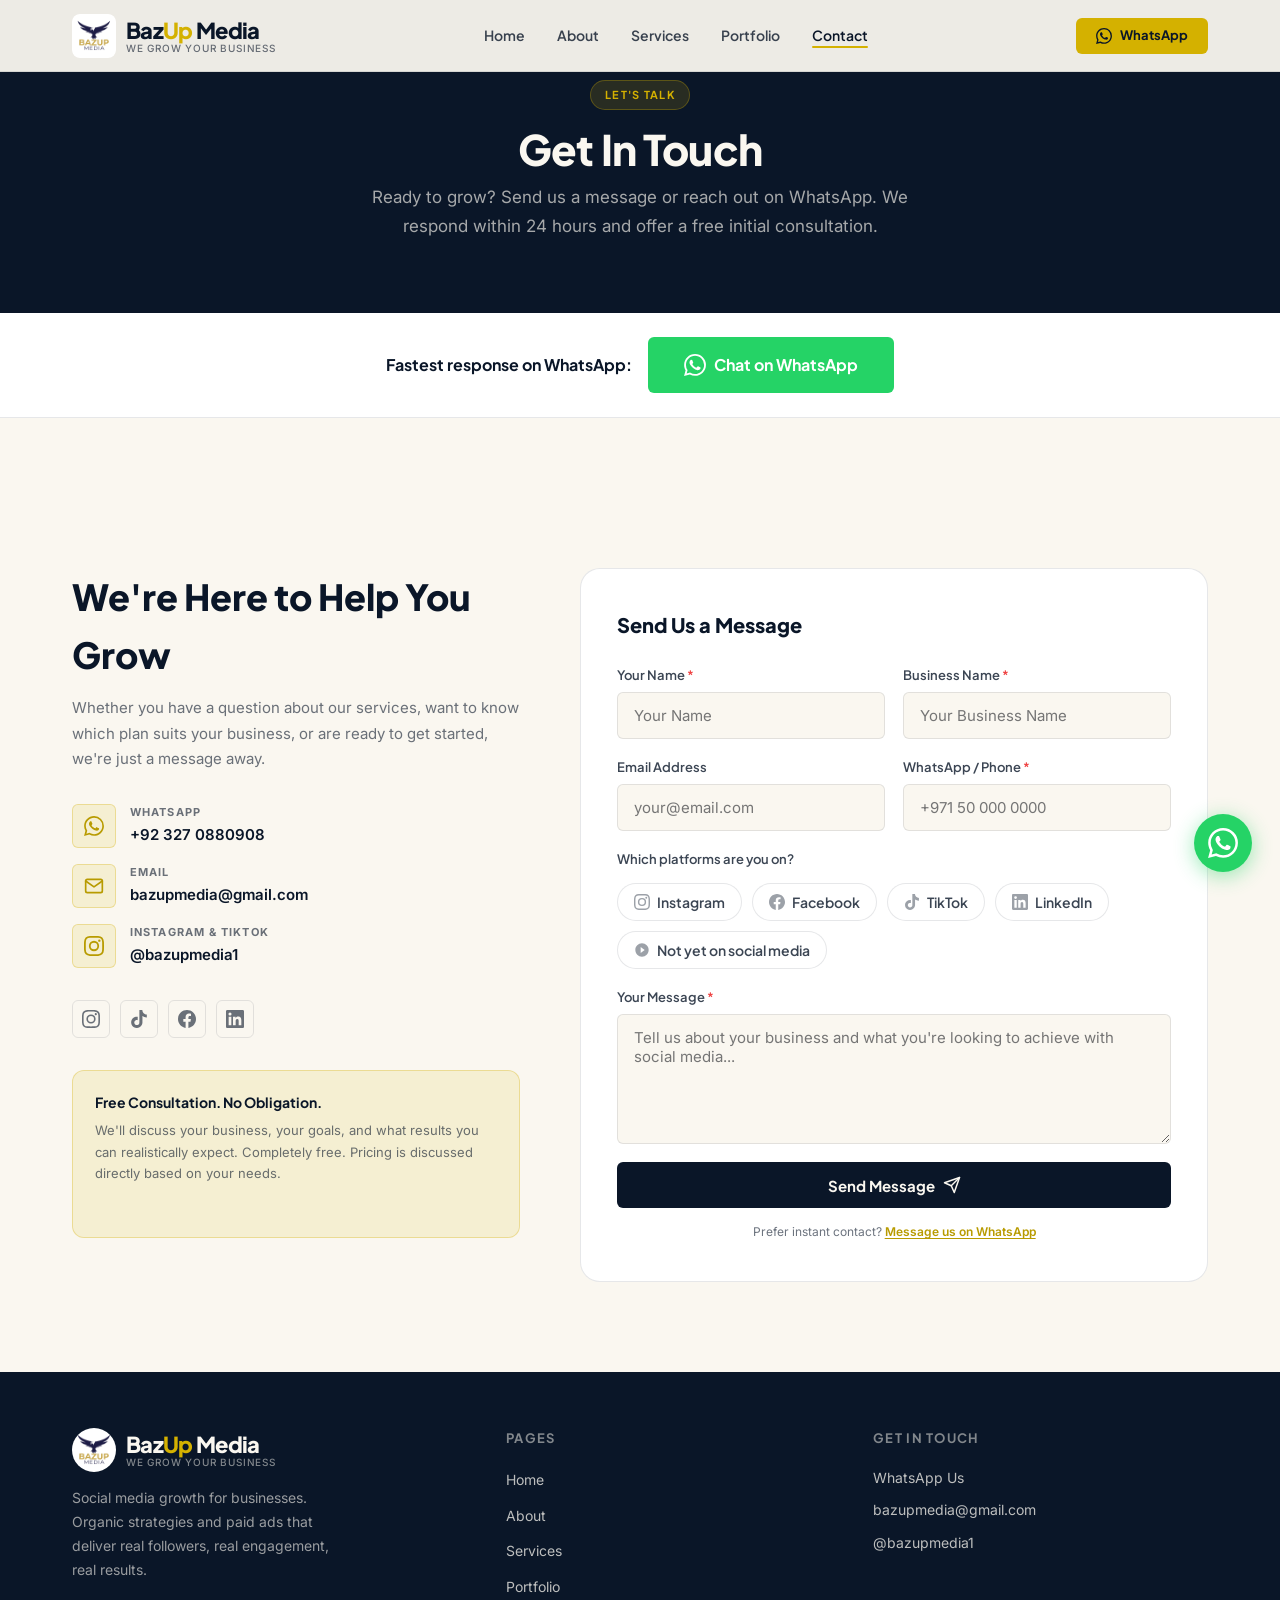
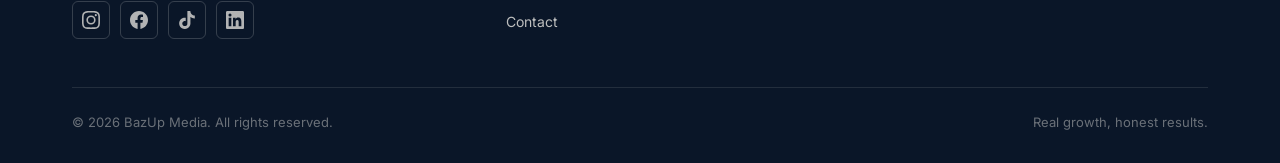
<file: contact.html>
<!DOCTYPE html>
<html lang="en">
<head>
  <meta charset="UTF-8" />
  <meta name="viewport" content="width=device-width, initial-scale=1.0" />
  <title>Contact — BazUp Media | Book a Free Consultation</title>
  <meta name="description" content="Get in touch with BazUp Media. Book a free social media consultation via WhatsApp, email, or the contact form. We respond within 24 hours." />
  <link rel="canonical" href="https://bazupmedia.online/contact.html" />
  <link rel="icon" type="image/png" href="assets/favicon.png" />
  <link rel="icon" type="image/x-icon" href="assets/favicon.ico" />

  <!-- Open Graph -->
  <meta property="og:type"        content="website" />
  <meta property="og:site_name"   content="BazUp Media" />
  <meta property="og:title"       content="Contact Us — BazUp Media" />
  <meta property="og:description" content="Organic social media growth + paid advertising for businesses. Real followers, real engagement, real results." />
  <meta property="og:url"         content="https://bazupmedia.online/contact.html" />
  <meta property="og:image"       content="https://bazupmedia.online/assets/og-image.png" />
  <meta property="og:image:width"  content="1200" />
  <meta property="og:image:height" content="630" />

  <!-- Twitter Card -->
  <meta name="twitter:card"        content="summary_large_image" />
  <meta name="twitter:title"       content="Contact Us — BazUp Media" />
  <meta name="twitter:description" content="Organic growth + paid ads for businesses. Real followers, real engagement, real results." />
  <meta name="twitter:image"       content="https://bazupmedia.online/assets/og-image.png" />
  <link rel="preconnect" href="https://fonts.googleapis.com" />
  <link rel="preconnect" href="https://fonts.gstatic.com" crossorigin />
  <link href="https://fonts.googleapis.com/css2?family=Plus+Jakarta+Sans:wght@300;400;500;600;700;800&family=Inter:wght@300;400;500;600&display=swap" rel="stylesheet" />
  <link rel="stylesheet" href="css/style.css" />
</head>
<body>

<!-- ░░ NAV ░░░░░░░░░░░░░░░░░░░░░░░░░░░░░░░░░░░░░░░░░░░░░░ -->
<nav class="nav" role="navigation" aria-label="Main navigation">
  <div class="container nav-inner">
    <a href="index.html" class="nav-logo" aria-label="BazUp Media home">
      <div class="logo-mark">
        <div class="logo-svg-wrap">
          <img src="assets/favicon.png" alt="BazUp Media Logo" style="width:44px; height:44px; border-radius:8px; object-fit:cover;" />
        </div>

      </div>
      <div class="logo-text">
        <span class="logo-name">Baz<span>Up</span> Media</span>
        <span class="logo-tagline">We Grow Your Business</span>
      </div>
    </a>
    <ul class="nav-links" role="list">
      <li><a href="index.html">Home</a></li>
      <li><a href="about.html">About</a></li>
      <li><a href="services.html">Services</a></li>
      <li><a href="portfolio.html">Portfolio</a></li>
      <li><a href="contact.html">Contact</a></li>
    </ul>
    <div class="nav-cta">
      <a href="https://wa.me/923270880908" target="_blank" rel="noopener noreferrer" class="btn btn-primary btn-sm" id="nav-whatsapp-cta">
        <svg width="16" height="16" viewBox="0 0 24 24" fill="currentColor" aria-hidden="true"><path d="M17.472 14.382c-.297-.149-1.758-.867-2.03-.967-.273-.099-.471-.148-.67.15-.197.297-.767.966-.94 1.164-.173.199-.347.223-.644.075-.297-.15-1.255-.463-2.39-1.475-.883-.788-1.48-1.761-1.653-2.059-.173-.297-.018-.458.13-.606.134-.133.298-.347.446-.52.149-.174.198-.298.298-.497.099-.198.05-.371-.025-.52-.075-.149-.669-1.612-.916-2.207-.242-.579-.487-.5-.669-.51-.173-.008-.371-.01-.57-.01-.198 0-.52.074-.792.372-.272.297-1.04 1.016-1.04 2.479 0 1.462 1.065 2.875 1.213 3.074.149.198 2.096 3.2 5.077 4.487.709.306 1.262.489 1.694.625.712.227 1.36.195 1.871.118.571-.085 1.758-.719 2.006-1.413.248-.694.248-1.289.173-1.413-.074-.124-.272-.198-.57-.347m-5.421 7.403h-.004a9.87 9.87 0 01-5.031-1.378l-.361-.214-3.741.982.998-3.648-.235-.374a9.86 9.86 0 01-1.51-5.26c.001-5.45 4.436-9.884 9.888-9.884 2.64 0 5.122 1.03 6.988 2.898a9.825 9.825 0 012.893 6.994c-.003 5.45-4.437 9.884-9.885 9.884m8.413-18.297A11.815 11.815 0 0012.05 0C5.495 0 .16 5.335.157 11.892c0 2.096.547 4.142 1.588 5.945L.057 24l6.305-1.654a11.882 11.882 0 005.683 1.448h.005c6.554 0 11.89-5.335 11.893-11.893a11.821 11.821 0 00-3.48-8.413z"/></svg>
        WhatsApp
      </a>
    </div>
    <button class="nav-toggle" aria-label="Toggle navigation menu" aria-expanded="false" id="nav-toggle-btn">
      <span></span><span></span><span></span>
    </button>
  </div>
</nav>

<!-- Mobile Menu -->
<div class="mobile-menu" role="navigation" aria-label="Mobile navigation" id="mobile-menu">
  <a href="index.html">Home</a>
  <a href="about.html">About</a>
  <a href="services.html">Services</a>
  <a href="portfolio.html">Portfolio</a>
  <a href="contact.html">Contact</a>
  <div class="mobile-cta">
    <a href="contact.html" class="btn btn-outline" id="mobile-contact-cta">Book a Free Consultation</a>
    <a href="https://wa.me/923270880908" target="_blank" rel="noopener noreferrer" class="btn btn-whatsapp" id="mobile-whatsapp-cta">
      <svg width="16" height="16" viewBox="0 0 24 24" fill="currentColor" aria-hidden="true"><path d="M17.472 14.382c-.297-.149-1.758-.867-2.03-.967-.273-.099-.471-.148-.67.15-.197.297-.767.966-.94 1.164-.173.199-.347.223-.644.075-.297-.15-1.255-.463-2.39-1.475-.883-.788-1.48-1.761-1.653-2.059-.173-.297-.018-.458.13-.606.134-.133.298-.347.446-.52.149-.174.198-.298.298-.497.099-.198.05-.371-.025-.52-.075-.149-.669-1.612-.916-2.207-.242-.579-.487-.5-.669-.51-.173-.008-.371-.01-.57-.01-.198 0-.52.074-.792.372-.272.297-1.04 1.016-1.04 2.479 0 1.462 1.065 2.875 1.213 3.074.149.198 2.096 3.2 5.077 4.487.709.306 1.262.489 1.694.625.712.227 1.36.195 1.871.118.571-.085 1.758-.719 2.006-1.413.248-.694.248-1.289.173-1.413-.074-.124-.272-.198-.57-.347m-5.421 7.403h-.004a9.87 9.87 0 01-5.031-1.378l-.361-.214-3.741.982.998-3.648-.235-.374a9.86 9.86 0 01-1.51-5.26c.001-5.45 4.436-9.884 9.888-9.884 2.64 0 5.122 1.03 6.988 2.898a9.825 9.825 0 012.893 6.994c-.003 5.45-4.437 9.884-9.885 9.884m8.413-18.297A11.815 11.815 0 0012.05 0C5.495 0 .16 5.335.157 11.892c0 2.096.547 4.142 1.588 5.945L.057 24l6.305-1.654a11.882 11.882 0 005.683 1.448h.005c6.554 0 11.89-5.335 11.893-11.893a11.821 11.821 0 00-3.48-8.413z"/></svg>
      Chat on WhatsApp
    </a>
  </div>

  <div class="mobile-socials" aria-label="Social media links">
    <a href="https://instagram.com/bazupmedia1" target="_blank" rel="noopener noreferrer" aria-label="Instagram">
      <svg width="22" height="22" viewBox="0 0 24 24" fill="currentColor"><path d="M12 2.163c3.204 0 3.584.012 4.85.07 3.252.148 4.771 1.691 4.919 4.919.058 1.265.069 1.645.069 4.849 0 3.205-.012 3.584-.069 4.849-.149 3.225-1.664 4.771-4.919 4.919-1.266.058-1.644.07-4.85.07-3.204 0-3.584-.012-4.849-.07-3.26-.149-4.771-1.699-4.919-4.92-.058-1.265-.07-1.644-.07-4.849 0-3.204.013-3.583.07-4.849.149-3.227 1.664-4.771 4.919-4.919 1.266-.057 1.645-.069 4.849-.069zM12 0C8.741 0 8.333.014 7.053.072 2.695.272.273 2.69.073 7.052.014 8.333 0 8.741 0 12c0 3.259.014 3.668.072 4.948.2 4.358 2.618 6.78 6.98 6.98C8.333 23.986 8.741 24 12 24c3.259 0 3.668-.014 4.948-.072 4.354-.2 6.782-2.618 6.979-6.98.059-1.28.073-1.689.073-4.948 0-3.259-.014-3.667-.072-4.947-.196-4.354-2.617-6.78-6.979-6.98C15.668.014 15.259 0 12 0zm0 5.838a6.162 6.162 0 100 12.324 6.162 6.162 0 000-12.324zM12 16a4 4 0 110-8 4 4 0 010 8zm6.406-11.845a1.44 1.44 0 100 2.881 1.44 1.44 0 000-2.881z"/></svg>
    </a>
    <a href="https://tiktok.com/@bazupmedia1" target="_blank" rel="noopener noreferrer" aria-label="TikTok">
      <svg width="22" height="22" viewBox="0 0 24 24" fill="currentColor"><path d="M12.525.02c1.31-.02 2.61-.01 3.91-.02.08 1.53.63 3.09 1.75 4.17 1.12 1.11 2.7 1.62 4.24 1.79v4.03c-1.44-.05-2.89-.35-4.2-.97-.57-.26-1.1-.59-1.62-.93-.01 2.92.01 5.84-.02 8.75-.08 1.4-.54 2.79-1.35 3.94-1.31 1.92-3.58 3.17-5.91 3.21-1.43.08-2.86-.31-4.08-1.03-2.02-1.19-3.44-3.37-3.65-5.71-.02-.5-.03-1-.01-1.49.18-1.9 1.12-3.72 2.58-4.96 1.66-1.44 3.98-2.13 6.15-1.72.02 1.48-.04 2.96-.04 4.44-.99-.32-2.15-.23-3.02.37-.63.41-1.11 1.04-1.36 1.75-.21.51-.15 1.07-.14 1.61.24 1.64 1.82 3.02 3.5 2.87 1.12-.01 2.19-.66 2.77-1.61.19-.33.4-.67.41-1.06.1-1.79.06-3.57.07-5.36.01-4.03-.01-8.05.02-12.07z"/></svg>
    </a>
    <a href="https://facebook.com/bazupmedia" target="_blank" rel="noopener noreferrer" aria-label="Facebook">
      <svg width="22" height="22" viewBox="0 0 24 24" fill="currentColor"><path d="M24 12.073c0-6.627-5.373-12-12-12s-12 5.373-12 12c0 5.99 4.388 10.954 10.125 11.854v-8.385H7.078v-3.47h3.047V9.43c0-3.007 1.792-4.669 4.533-4.669 1.312 0 2.686.235 2.686.235v2.953H15.83c-1.491 0-1.956.925-1.956 1.874v2.25h3.328l-.532 3.47h-2.796v8.385C19.612 23.027 24 18.062 24 12.073z"/></svg>
    </a>
    <a href="https://linkedin.com/company/bazupmedia" target="_blank" rel="noopener noreferrer" aria-label="LinkedIn">
      <svg width="22" height="22" viewBox="0 0 24 24" fill="currentColor"><path d="M20.447 20.452h-3.554v-5.569c0-1.328-.027-3.037-1.852-3.037-1.853 0-2.136 1.445-2.136 2.939v5.667H9.351V9h3.414v1.561h.046c.477-.9 1.637-1.85 3.37-1.85 3.601 0 4.267 2.37 4.267 5.455v6.286zM5.337 7.433a2.062 2.062 0 01-2.063-2.065 2.064 2.064 0 112.063 2.065zm1.782 13.019H3.555V9h3.564v11.452zM22.225 0H1.771C.792 0 0 .774 0 1.729v20.542C0 23.227.792 24 1.771 24h20.451C23.2 24 24 23.227 24 22.271V1.729C24 .774 23.2 0 22.222 0h.003z"/></svg>
    </a>
  </div>
</div>

<main>
<!-- ░░ PAGE HERO ░░░░░░░░░░░░░░░░░░░░░░░░░░░░░░░░░░░░░░░ -->
<section class="page-hero page-top" aria-labelledby="contact-page-heading">
  <div class="container text-center">
    <span class="tag">Let's Talk</span>
    <h1 class="section-heading" id="contact-page-heading">Get In Touch</h1>
    <p class="section-sub centered">Ready to grow? Send us a message or reach out on WhatsApp. We respond within 24 hours and offer a free initial consultation.</p>
  </div>
</section>

<!-- ░░ WHATSAPP HERO BUTTON ░░░░░░░░░░░░░░░░░░░░░░░░░░░░░ -->
<div style="background:var(--white);border-bottom:1px solid var(--border);padding:24px 0;">
  <div class="container" style="display:flex;align-items:center;justify-content:center;gap:16px;flex-wrap:wrap;">
    <p style="font-family:var(--font-head);font-weight:700;font-size:16px;color:var(--navy);">Fastest response on WhatsApp:</p>
    <a href="https://wa.me/923270880908" target="_blank" rel="noopener noreferrer" class="btn btn-whatsapp btn-lg" id="contact-hero-whatsapp-btn">
      <svg width="22" height="22" viewBox="0 0 24 24" fill="currentColor" aria-hidden="true"><path d="M17.472 14.382c-.297-.149-1.758-.867-2.03-.967-.273-.099-.471-.148-.67.15-.197.297-.767.966-.94 1.164-.173.199-.347.223-.644.075-.297-.15-1.255-.463-2.39-1.475-.883-.788-1.48-1.761-1.653-2.059-.173-.297-.018-.458.13-.606.134-.133.298-.347.446-.52.149-.174.198-.298.298-.497.099-.198.05-.371-.025-.52-.075-.149-.669-1.612-.916-2.207-.242-.579-.487-.5-.669-.51-.173-.008-.371-.01-.57-.01-.198 0-.52.074-.792.372-.272.297-1.04 1.016-1.04 2.479 0 1.462 1.065 2.875 1.213 3.074.149.198 2.096 3.2 5.077 4.487.709.306 1.262.489 1.694.625.712.227 1.36.195 1.871.118.571-.085 1.758-.719 2.006-1.413.248-.694.248-1.289.173-1.413-.074-.124-.272-.198-.57-.347m-5.421 7.403h-.004a9.87 9.87 0 01-5.031-1.378l-.361-.214-3.741.982.998-3.648-.235-.374a9.86 9.86 0 01-1.51-5.26c.001-5.45 4.436-9.884 9.888-9.884 2.64 0 5.122 1.03 6.988 2.898a9.825 9.825 0 012.893 6.994c-.003 5.45-4.437 9.884-9.885 9.884m8.413-18.297A11.815 11.815 0 0012.05 0C5.495 0 .16 5.335.157 11.892c0 2.096.547 4.142 1.588 5.945L.057 24l6.305-1.654a11.882 11.882 0 005.683 1.448h.005c6.554 0 11.89-5.335 11.893-11.893a11.821 11.821 0 00-3.48-8.413z"/></svg>
      Chat on WhatsApp
    </a>
  </div>
</div>

<!-- ░░ CONTACT BODY ░░░░░░░░░░░░░░░░░░░░░░░░░░░░░░░░░░░░░ -->
<section class="section" aria-labelledby="contact-form-heading">
  <div class="container">
    <div class="contact-grid">

      <!-- Left: Info -->
      <div class="contact-info">
        <h2 id="contact-form-heading" style="font-family:var(--font-head);font-size:clamp(24px,3vw,36px);font-weight:800;color:var(--navy);margin-bottom:12px;">We're Here to Help You Grow</h2>
        <p>Whether you have a question about our services, want to know which plan suits your business, or are ready to get started, we're just a message away.</p>

        <div class="contact-items">
          <!-- WhatsApp -->
          <div class="contact-item">
            <div class="ci-icon" aria-hidden="true">
              <svg width="20" height="20" viewBox="0 0 24 24" fill="currentColor"><path d="M17.472 14.382c-.297-.149-1.758-.867-2.03-.967-.273-.099-.471-.148-.67.15-.197.297-.767.966-.94 1.164-.173.199-.347.223-.644.075-.297-.15-1.255-.463-2.39-1.475-.883-.788-1.48-1.761-1.653-2.059-.173-.297-.018-.458.13-.606.134-.133.298-.347.446-.52.149-.174.198-.298.298-.497.099-.198.05-.371-.025-.52-.075-.149-.669-1.612-.916-2.207-.242-.579-.487-.5-.669-.51-.173-.008-.371-.01-.57-.01-.198 0-.52.074-.792.372-.272.297-1.04 1.016-1.04 2.479 0 1.462 1.065 2.875 1.213 3.074.149.198 2.096 3.2 5.077 4.487.709.306 1.262.489 1.694.625.712.227 1.36.195 1.871.118.571-.085 1.758-.719 2.006-1.413.248-.694.248-1.289.173-1.413-.074-.124-.272-.198-.57-.347m-5.421 7.403h-.004a9.87 9.87 0 01-5.031-1.378l-.361-.214-3.741.982.998-3.648-.235-.374a9.86 9.86 0 01-1.51-5.26c.001-5.45 4.436-9.884 9.888-9.884 2.64 0 5.122 1.03 6.988 2.898a9.825 9.825 0 012.893 6.994c-.003 5.45-4.437 9.884-9.885 9.884m8.413-18.297A11.815 11.815 0 0012.05 0C5.495 0 .16 5.335.157 11.892c0 2.096.547 4.142 1.588 5.945L.057 24l6.305-1.654a11.882 11.882 0 005.683 1.448h.005c6.554 0 11.89-5.335 11.893-11.893a11.821 11.821 0 00-3.48-8.413z"/></svg>
            </div>
            <div class="ci-info">
              <span class="ci-label">WhatsApp</span>
              <span class="ci-value"><a href="https://wa.me/923270880908" target="_blank" rel="noopener noreferrer">+92 327 0880908</a></span>
            </div>
          </div>

          <!-- Email -->
          <div class="contact-item">
            <div class="ci-icon" aria-hidden="true">
              <svg width="20" height="20" fill="none" stroke="currentColor" stroke-width="2" stroke-linecap="round" stroke-linejoin="round" viewBox="0 0 24 24"><path d="M4 4h16c1.1 0 2 .9 2 2v12c0 1.1-.9 2-2 2H4c-1.1 0-2-.9-2-2V6c0-1.1.9-2 2-2z"/><polyline points="22,6 12,13 2,6"/></svg>
            </div>
            <div class="ci-info">
              <span class="ci-label">Email</span>
              <span class="ci-value"><a href="https://mail.google.com/mail/?view=cm&to=bazupmedia@gmail.com" target="_blank" rel="noopener noreferrer">bazupmedia@gmail.com</a></span>
            </div>
          </div>

          <!-- Instagram -->
          <div class="contact-item">
            <div class="ci-icon" aria-hidden="true">
              <svg width="20" height="20" viewBox="0 0 24 24" fill="currentColor"><path d="M12 2.163c3.204 0 3.584.012 4.85.07 3.252.148 4.771 1.691 4.919 4.919.058 1.265.069 1.645.069 4.849 0 3.205-.012 3.584-.069 4.849-.149 3.225-1.664 4.771-4.919 4.919-1.266.058-1.644.07-4.85.07-3.204 0-3.584-.012-4.849-.07-3.26-.149-4.771-1.699-4.919-4.92-.058-1.265-.07-1.644-.07-4.849 0-3.204.013-3.583.07-4.849.149-3.227 1.664-4.771 4.919-4.919 1.266-.057 1.645-.069 4.849-.069zM12 0C8.741 0 8.333.014 7.053.072 2.695.272.273 2.69.073 7.052.014 8.333 0 8.741 0 12c0 3.259.014 3.668.072 4.948.2 4.358 2.618 6.78 6.98 6.98C8.333 23.986 8.741 24 12 24c3.259 0 3.668-.014 4.948-.072 4.354-.2 6.782-2.618 6.979-6.98.059-1.28.073-1.689.073-4.948 0-3.259-.014-3.667-.072-4.947-.196-4.354-2.617-6.78-6.979-6.98C15.668.014 15.259 0 12 0zm0 5.838a6.162 6.162 0 100 12.324 6.162 6.162 0 000-12.324zM12 16a4 4 0 110-8 4 4 0 010 8zm6.406-11.845a1.44 1.44 0 100 2.881 1.44 1.44 0 000-2.881z"/></svg>
            </div>
            <div class="ci-info">
              <span class="ci-label">Instagram &amp; TikTok</span>
              <span class="ci-value"><a href="https://instagram.com/bazupmedia1" target="_blank" rel="noopener noreferrer">@bazupmedia1</a></span>
            </div>
          </div>
        </div>

        <!-- Social links -->
        <div class="contact-socials">
          <a href="https://instagram.com/bazupmedia1" target="_blank" rel="noopener noreferrer" class="social-icon" style="border-color:var(--border);color:var(--navy-60);" aria-label="Instagram">
            <svg width="18" height="18" viewBox="0 0 24 24" fill="currentColor" aria-hidden="true"><path d="M12 2.163c3.204 0 3.584.012 4.85.07 3.252.148 4.771 1.691 4.919 4.919.058 1.265.069 1.645.069 4.849 0 3.205-.012 3.584-.069 4.849-.149 3.225-1.664 4.771-4.919 4.919-1.266.058-1.644.07-4.85.07-3.204 0-3.584-.012-4.849-.07-3.26-.149-4.771-1.699-4.919-4.92-.058-1.265-.07-1.644-.07-4.849 0-3.204.013-3.583.07-4.849.149-3.227 1.664-4.771 4.919-4.919 1.266-.057 1.645-.069 4.849-.069zM12 0C8.741 0 8.333.014 7.053.072 2.695.272.273 2.69.073 7.052.014 8.333 0 8.741 0 12c0 3.259.014 3.668.072 4.948.2 4.358 2.618 6.78 6.98 6.98C8.333 23.986 8.741 24 12 24c3.259 0 3.668-.014 4.948-.072 4.354-.2 6.782-2.618 6.979-6.98.059-1.28.073-1.689.073-4.948 0-3.259-.014-3.667-.072-4.947-.196-4.354-2.617-6.78-6.979-6.98C15.668.014 15.259 0 12 0zm0 5.838a6.162 6.162 0 100 12.324 6.162 6.162 0 000-12.324zM12 16a4 4 0 110-8 4 4 0 010 8zm6.406-11.845a1.44 1.44 0 100 2.881 1.44 1.44 0 000-2.881z"/></svg>
          </a>
          <a href="https://tiktok.com/@bazupmedia1" target="_blank" rel="noopener noreferrer" class="social-icon" style="border-color:var(--border);color:var(--navy-60);" aria-label="TikTok">
            <svg width="18" height="18" viewBox="0 0 24 24" fill="currentColor" aria-hidden="true"><path d="M12.525.02c1.31-.02 2.61-.01 3.91-.02.08 1.53.63 3.09 1.75 4.17 1.12 1.11 2.7 1.62 4.24 1.79v4.03c-1.44-.05-2.89-.35-4.2-.97-.57-.26-1.1-.59-1.62-.93-.01 2.92.01 5.84-.02 8.75-.08 1.4-.54 2.79-1.35 3.94-1.31 1.92-3.58 3.17-5.91 3.21-1.43.08-2.86-.31-4.08-1.03-2.02-1.19-3.44-3.37-3.65-5.71-.02-.5-.03-1-.01-1.49.18-1.9 1.12-3.72 2.58-4.96 1.66-1.44 3.98-2.13 6.15-1.72.02 1.48-.04 2.96-.04 4.44-.99-.32-2.15-.23-3.02.37-.63.41-1.11 1.04-1.36 1.75-.21.51-.15 1.07-.14 1.61.24 1.64 1.82 3.02 3.5 2.87 1.12-.01 2.19-.66 2.77-1.61.19-.33.4-.67.41-1.06.1-1.79.06-3.57.07-5.36.01-4.03-.01-8.05.02-12.07z"/></svg>
          </a>
          <a href="https://facebook.com/bazupmedia" target="_blank" rel="noopener noreferrer" class="social-icon" style="border-color:var(--border);color:var(--navy-60);" aria-label="Facebook">
            <svg width="18" height="18" viewBox="0 0 24 24" fill="currentColor" aria-hidden="true"><path d="M24 12.073c0-6.627-5.373-12-12-12s-12 5.373-12 12c0 5.99 4.388 10.954 10.125 11.854v-8.385H7.078v-3.47h3.047V9.43c0-3.007 1.792-4.669 4.533-4.669 1.312 0 2.686.235 2.686.235v2.953H15.83c-1.491 0-1.956.925-1.956 1.874v2.25h3.328l-.532 3.47h-2.796v8.385C19.612 23.027 24 18.062 24 12.073z"/></svg>
          </a>
          <a href="https://linkedin.com/company/bazupmedia" target="_blank" rel="noopener noreferrer" class="social-icon" style="border-color:var(--border);color:var(--navy-60);" aria-label="LinkedIn">
            <svg width="18" height="18" viewBox="0 0 24 24" fill="currentColor" aria-hidden="true"><path d="M20.447 20.452h-3.554v-5.569c0-1.328-.027-3.037-1.852-3.037-1.853 0-2.136 1.445-2.136 2.939v5.667H9.351V9h3.414v1.561h.046c.477-.9 1.637-1.85 3.37-1.85 3.601 0 4.267 2.37 4.267 5.455v6.286zM5.337 7.433a2.062 2.062 0 01-2.063-2.065 2.064 2.064 0 112.063 2.065zm1.782 13.019H3.555V9h3.564v11.452zM22.225 0H1.771C.792 0 0 .774 0 1.729v20.542C0 23.227.792 24 1.771 24h20.451C23.2 24 24 23.227 24 22.271V1.729C24 .774 23.2 0 22.222 0h.003z"/></svg>
          </a>
        </div>

        <!-- Free consult note -->
        <div style="margin-top:32px;background:var(--gold-10);border:1px solid var(--border-gold);border-radius:var(--radius-md);padding:20px 22px;">
          <p style="font-family:var(--font-head);font-size:14px;font-weight:700;color:var(--navy);margin-bottom:6px;">Free Consultation. No Obligation.</p>
          <p style="font-size:13px;color:var(--navy-60);line-height:1.65;">We'll discuss your business, your goals, and what results you can realistically expect. Completely free. Pricing is discussed directly based on your needs.</p>
        </div>
      </div>

      <!-- Right: Form -->
      <div class="contact-form fade-in" data-delay="100">
        <h3>Send Us a Message</h3>
        <form id="contact-form" novalidate aria-label="Contact form">


          <div class="form-row">
            <div class="form-group">
              <label for="contact-name">Your Name <span aria-hidden="true" style="color:#ef4444">*</span></label>
              <input type="text" id="contact-name" name="name" placeholder="Your Name" required autocomplete="name" />
            </div>
            <div class="form-group">
              <label for="contact-business">Business Name <span aria-hidden="true" style="color:#ef4444">*</span></label>
              <input type="text" id="contact-business" name="business" placeholder="Your Business Name" required autocomplete="organization" />
            </div>
          </div>

          <div class="form-row">
            <div class="form-group">
              <label for="contact-email">Email Address</label>
              <input type="email" id="contact-email" name="email" placeholder="your@email.com" autocomplete="email" />
            </div>
            <div class="form-group">
              <label for="contact-phone">WhatsApp / Phone <span aria-hidden="true" style="color:#ef4444">*</span></label>
              <input type="tel" id="contact-phone" name="phone" placeholder="+971 50 000 0000" required autocomplete="tel" />
            </div>
          </div>

          <div class="form-group">
            <label>Which platforms are you on?</label>
            <div class="platform-chips" id="platform-chips" role="group" aria-label="Select platforms">

              <button type="button" class="pchip" data-value="Instagram" aria-pressed="false">
                <svg width="16" height="16" viewBox="0 0 24 24" fill="currentColor" aria-hidden="true"><path d="M12 2.163c3.204 0 3.584.012 4.85.07 3.252.148 4.771 1.691 4.919 4.919.058 1.265.069 1.645.069 4.849 0 3.205-.012 3.584-.069 4.849-.149 3.225-1.664 4.771-4.919 4.919-1.266.058-1.644.07-4.85.07-3.204 0-3.584-.012-4.849-.07-3.26-.149-4.771-1.699-4.919-4.92-.058-1.265-.07-1.644-.07-4.849 0-3.204.013-3.583.07-4.849.149-3.227 1.664-4.771 4.919-4.919 1.266-.057 1.645-.069 4.849-.069zM12 0C8.741 0 8.333.014 7.053.072 2.695.272.273 2.69.073 7.052.014 8.333 0 8.741 0 12c0 3.259.014 3.668.072 4.948.2 4.358 2.618 6.78 6.98 6.98C8.333 23.986 8.741 24 12 24c3.259 0 3.668-.014 4.948-.072 4.354-.2 6.782-2.618 6.979-6.98.059-1.28.073-1.689.073-4.948 0-3.259-.014-3.667-.072-4.947-.196-4.354-2.617-6.78-6.979-6.98C15.668.014 15.259 0 12 0zm0 5.838a6.162 6.162 0 100 12.324 6.162 6.162 0 000-12.324zM12 16a4 4 0 110-8 4 4 0 010 8zm6.406-11.845a1.44 1.44 0 100 2.881 1.44 1.44 0 000-2.881z"/></svg>
                Instagram
              </button>

              <button type="button" class="pchip" data-value="Facebook" aria-pressed="false">
                <svg width="16" height="16" viewBox="0 0 24 24" fill="currentColor" aria-hidden="true"><path d="M24 12.073c0-6.627-5.373-12-12-12s-12 5.373-12 12c0 5.99 4.388 10.954 10.125 11.854v-8.385H7.078v-3.47h3.047V9.43c0-3.007 1.792-4.669 4.533-4.669 1.312 0 2.686.235 2.686.235v2.953H15.83c-1.491 0-1.956.925-1.956 1.874v2.25h3.328l-.532 3.47h-2.796v8.385C19.612 23.027 24 18.062 24 12.073z"/></svg>
                Facebook
              </button>

              <button type="button" class="pchip" data-value="TikTok" aria-pressed="false">
                <svg width="16" height="16" viewBox="0 0 24 24" fill="currentColor" aria-hidden="true"><path d="M12.525.02c1.31-.02 2.61-.01 3.91-.02.08 1.53.63 3.09 1.75 4.17 1.12 1.11 2.7 1.62 4.24 1.79v4.03c-1.44-.05-2.89-.35-4.2-.97-.57-.26-1.1-.59-1.62-.93-.01 2.92.01 5.84-.02 8.75-.08 1.4-.54 2.79-1.35 3.94-1.31 1.92-3.58 3.17-5.91 3.21-1.43.08-2.86-.31-4.08-1.03-2.02-1.19-3.44-3.37-3.65-5.71-.02-.5-.03-1-.01-1.49.18-1.9 1.12-3.72 2.58-4.96 1.66-1.44 3.98-2.13 6.15-1.72.02 1.48-.04 2.96-.04 4.44-.99-.32-2.15-.23-3.02.37-.63.41-1.11 1.04-1.36 1.75-.21.51-.15 1.07-.14 1.61.24 1.64 1.82 3.02 3.5 2.87 1.12-.01 2.19-.66 2.77-1.61.19-.33.4-.67.41-1.06.1-1.79.06-3.57.07-5.36.01-4.03-.01-8.05.02-12.07z"/></svg>
                TikTok
              </button>

              <button type="button" class="pchip" data-value="LinkedIn" aria-pressed="false">
                <svg width="16" height="16" viewBox="0 0 24 24" fill="currentColor" aria-hidden="true"><path d="M20.447 20.452h-3.554v-5.569c0-1.328-.027-3.037-1.852-3.037-1.853 0-2.136 1.445-2.136 2.939v5.667H9.351V9h3.414v1.561h.046c.477-.9 1.637-1.85 3.37-1.85 3.601 0 4.267 2.37 4.267 5.455v6.286zM5.337 7.433a2.062 2.062 0 01-2.063-2.065 2.064 2.064 0 112.063 2.065zm1.782 13.019H3.555V9h3.564v11.452zM22.225 0H1.771C.792 0 0 .774 0 1.729v20.542C0 23.227.792 24 1.771 24h20.451C23.2 24 24 23.227 24 22.271V1.729C24 .774 23.2 0 22.222 0h.003z"/></svg>
                LinkedIn
              </button>

              <button type="button" class="pchip" data-value="Not yet on social media" aria-pressed="false">
                <svg width="16" height="16" viewBox="0 0 24 24" fill="currentColor" aria-hidden="true"><path d="M12 2C6.48 2 2 6.48 2 12s4.48 10 10 10 10-4.48 10-10S17.52 2 12 2zm-2 14.5v-9l6 4.5-6 4.5z"/></svg>
                Not yet on social media
              </button>

            </div>
            <!-- Hidden input carries selected values to JS -->
            <input type="hidden" id="contact-platform" name="platforms" />
          </div>

          <div class="form-group">
            <label for="contact-message">Your Message <span aria-hidden="true" style="color:#ef4444">*</span></label>
            <textarea id="contact-message" name="message" placeholder="Tell us about your business and what you're looking to achieve with social media..." required></textarea>
          </div>

          <button type="submit" class="btn btn-navy" style="width:100%;justify-content:center;" id="contact-submit-btn">
            Send Message
            <svg width="18" height="18" fill="none" stroke="currentColor" stroke-width="2" stroke-linecap="round" stroke-linejoin="round" viewBox="0 0 24 24" aria-hidden="true"><line x1="22" y1="2" x2="11" y2="13"/><polygon points="22 2 15 22 11 13 2 9 22 2"/></svg>
          </button>

          <div class="form-success" id="form-success" role="alert" aria-live="polite">
            <svg width="18" height="18" fill="none" stroke="currentColor" stroke-width="2.5" stroke-linecap="round" stroke-linejoin="round" viewBox="0 0 24 24" aria-hidden="true"><polyline points="20 6 9 17 4 12"/></svg>
            Message sent! We'll get back to you within 24 hours.
          </div>

          <p style="margin-top:14px;font-size:12px;color:var(--navy-60);text-align:center;">
            Prefer instant contact?
            <a href="https://wa.me/923270880908" target="_blank" rel="noopener noreferrer" style="color:var(--gold-dark);font-weight:600;text-decoration:underline;text-underline-offset:2px;">Message us on WhatsApp</a>
          </p>

        </form>
      </div>

    </div>
  </div>
</section>
</main>

<!-- ░░ FOOTER ░░░░░░░░░░░░░░░░░░░░░░░░░░░░░░░░░░░░░░░░░░ -->
<footer role="contentinfo">
  <div class="container">
    <div class="footer-inner">
      <div class="footer-brand">
        <div class="nav-logo" style="margin-bottom:0">
          <div class="logo-mark" style="pointer-events:none">
            <div class="logo-svg-wrap">
              <img src="assets/favicon.png" alt="BazUp Media Logo" style="width:44px; height:44px; border-radius:50%; object-fit:cover;" />
            </div>
          </div>
          <div class="logo-text">
            <span class="logo-name">Baz<span>Up</span> Media</span>
            <span class="logo-tagline">We Grow Your Business</span>
          </div>
        </div>
        <p class="footer-brand-desc">Social media growth for businesses. Organic strategies and paid ads that deliver real followers, real engagement, real results.</p>
        <div class="footer-socials">
          <a href="https://instagram.com/bazupmedia1" target="_blank" rel="noopener noreferrer" class="social-icon" aria-label="Instagram">
            <svg width="18" height="18" viewBox="0 0 24 24" fill="currentColor" aria-hidden="true"><path d="M12 2.163c3.204 0 3.584.012 4.85.07 3.252.148 4.771 1.691 4.919 4.919.058 1.265.069 1.645.069 4.849 0 3.205-.012 3.584-.069 4.849-.149 3.225-1.664 4.771-4.919 4.919-1.266.058-1.644.07-4.85.07-3.204 0-3.584-.012-4.849-.07-3.26-.149-4.771-1.699-4.919-4.92-.058-1.265-.07-1.644-.07-4.849 0-3.204.013-3.583.07-4.849.149-3.227 1.664-4.771 4.919-4.919 1.266-.057 1.645-.069 4.849-.069zM12 0C8.741 0 8.333.014 7.053.072 2.695.272.273 2.69.073 7.052.014 8.333 0 8.741 0 12c0 3.259.014 3.668.072 4.948.2 4.358 2.618 6.78 6.98 6.98C8.333 23.986 8.741 24 12 24c3.259 0 3.668-.014 4.948-.072 4.354-.2 6.782-2.618 6.979-6.98.059-1.28.073-1.689.073-4.948 0-3.259-.014-3.667-.072-4.947-.196-4.354-2.617-6.78-6.979-6.98C15.668.014 15.259 0 12 0zm0 5.838a6.162 6.162 0 100 12.324 6.162 6.162 0 000-12.324zM12 16a4 4 0 110-8 4 4 0 010 8zm6.406-11.845a1.44 1.44 0 100 2.881 1.44 1.44 0 000-2.881z"/></svg>
          </a>
          <a href="https://facebook.com/bazupmedia" target="_blank" rel="noopener noreferrer" class="social-icon" aria-label="Facebook">
            <svg width="18" height="18" viewBox="0 0 24 24" fill="currentColor" aria-hidden="true"><path d="M24 12.073c0-6.627-5.373-12-12-12s-12 5.373-12 12c0 5.99 4.388 10.954 10.125 11.854v-8.385H7.078v-3.47h3.047V9.43c0-3.007 1.792-4.669 4.533-4.669 1.312 0 2.686.235 2.686.235v2.953H15.83c-1.491 0-1.956.925-1.956 1.874v2.25h3.328l-.532 3.47h-2.796v8.385C19.612 23.027 24 18.062 24 12.073z"/></svg>
          </a>
          <a href="https://tiktok.com/@bazupmedia1" target="_blank" rel="noopener noreferrer" class="social-icon" aria-label="TikTok">
            <svg width="18" height="18" viewBox="0 0 24 24" fill="currentColor" aria-hidden="true"><path d="M12.525.02c1.31-.02 2.61-.01 3.91-.02.08 1.53.63 3.09 1.75 4.17 1.12 1.11 2.7 1.62 4.24 1.79v4.03c-1.44-.05-2.89-.35-4.2-.97-.57-.26-1.1-.59-1.62-.93-.01 2.92.01 5.84-.02 8.75-.08 1.4-.54 2.79-1.35 3.94-1.31 1.92-3.58 3.17-5.91 3.21-1.43.08-2.86-.31-4.08-1.03-2.02-1.19-3.44-3.37-3.65-5.71-.02-.5-.03-1-.01-1.49.18-1.9 1.12-3.72 2.58-4.96 1.66-1.44 3.98-2.13 6.15-1.72.02 1.48-.04 2.96-.04 4.44-.99-.32-2.15-.23-3.02.37-.63.41-1.11 1.04-1.36 1.75-.21.51-.15 1.07-.14 1.61.24 1.64 1.82 3.02 3.5 2.87 1.12-.01 2.19-.66 2.77-1.61.19-.33.4-.67.41-1.06.1-1.79.06-3.57.07-5.36.01-4.03-.01-8.05.02-12.07z"/></svg>
          </a>
          <a href="https://linkedin.com/company/bazupmedia" target="_blank" rel="noopener noreferrer" class="social-icon" aria-label="LinkedIn">
            <svg width="18" height="18" viewBox="0 0 24 24" fill="currentColor" aria-hidden="true"><path d="M20.447 20.452h-3.554v-5.569c0-1.328-.027-3.037-1.852-3.037-1.853 0-2.136 1.445-2.136 2.939v5.667H9.351V9h3.414v1.561h.046c.477-.9 1.637-1.85 3.37-1.85 3.601 0 4.267 2.37 4.267 5.455v6.286zM5.337 7.433a2.062 2.062 0 01-2.063-2.065 2.064 2.064 0 112.063 2.065zm1.782 13.019H3.555V9h3.564v11.452zM22.225 0H1.771C.792 0 0 .774 0 1.729v20.542C0 23.227.792 24 1.771 24h20.451C23.2 24 24 23.227 24 22.271V1.729C24 .774 23.2 0 22.222 0h.003z"/></svg>
          </a>
        </div>
      </div>
      <div class="footer-col">
        <h4>Pages</h4>
        <ul>
          <li><a href="index.html">Home</a></li>
          <li><a href="about.html">About</a></li>
          <li><a href="services.html">Services</a></li>
          <li><a href="portfolio.html">Portfolio</a></li>
          <li><a href="contact.html">Contact</a></li>
        </ul>
      </div>
      <div class="footer-col">
        <h4>Get In Touch</h4>
        <address>
          <a href="https://wa.me/923270880908" target="_blank" rel="noopener noreferrer">WhatsApp Us</a>
          <a href="https://mail.google.com/mail/?view=cm&to=bazupmedia@gmail.com" target="_blank" rel="noopener noreferrer">bazupmedia@gmail.com</a>
          <a href="https://instagram.com/bazupmedia1" target="_blank" rel="noopener noreferrer">@bazupmedia1</a>
        </address>
      </div>
    </div>
    <div class="footer-bottom">
      <p>&copy; 2026 BazUp Media. All rights reserved.</p>
      <p>Real growth, honest results.</p>
    </div>
  </div>
</footer>

<a href="https://wa.me/923270880908" target="_blank" rel="noopener noreferrer" class="wa-float" aria-label="Chat on WhatsApp" id="whatsapp-float-btn">
  <svg viewBox="0 0 24 24" aria-hidden="true"><path d="M17.472 14.382c-.297-.149-1.758-.867-2.03-.967-.273-.099-.471-.148-.67.15-.197.297-.767.966-.94 1.164-.173.199-.347.223-.644.075-.297-.15-1.255-.463-2.39-1.475-.883-.788-1.48-1.761-1.653-2.059-.173-.297-.018-.458.13-.606.134-.133.298-.347.446-.52.149-.174.198-.298.298-.497.099-.198.05-.371-.025-.52-.075-.149-.669-1.612-.916-2.207-.242-.579-.487-.5-.669-.51-.173-.008-.371-.01-.57-.01-.198 0-.52.074-.792.372-.272.297-1.04 1.016-1.04 2.479 0 1.462 1.065 2.875 1.213 3.074.149.198 2.096 3.2 5.077 4.487.709.306 1.262.489 1.694.625.712.227 1.36.195 1.871.118.571-.085 1.758-.719 2.006-1.413.248-.694.248-1.289.173-1.413-.074-.124-.272-.198-.57-.347m-5.421 7.403h-.004a9.87 9.87 0 01-5.031-1.378l-.361-.214-3.741.982.998-3.648-.235-.374a9.86 9.86 0 01-1.51-5.26c.001-5.45 4.436-9.884 9.888-9.884 2.64 0 5.122 1.03 6.988 2.898a9.825 9.825 0 012.893 6.994c-.003 5.45-4.437 9.884-9.885 9.884m8.413-18.297A11.815 11.815 0 0012.05 0C5.495 0 .16 5.335.157 11.892c0 2.096.547 4.142 1.588 5.945L.057 24l6.305-1.654a11.882 11.882 0 005.683 1.448h.005c6.554 0 11.89-5.335 11.893-11.893a11.821 11.821 0 00-3.48-8.413z"/></svg>
</a>

<script src="js/main.js"></script>
</body>
</html>
</file>
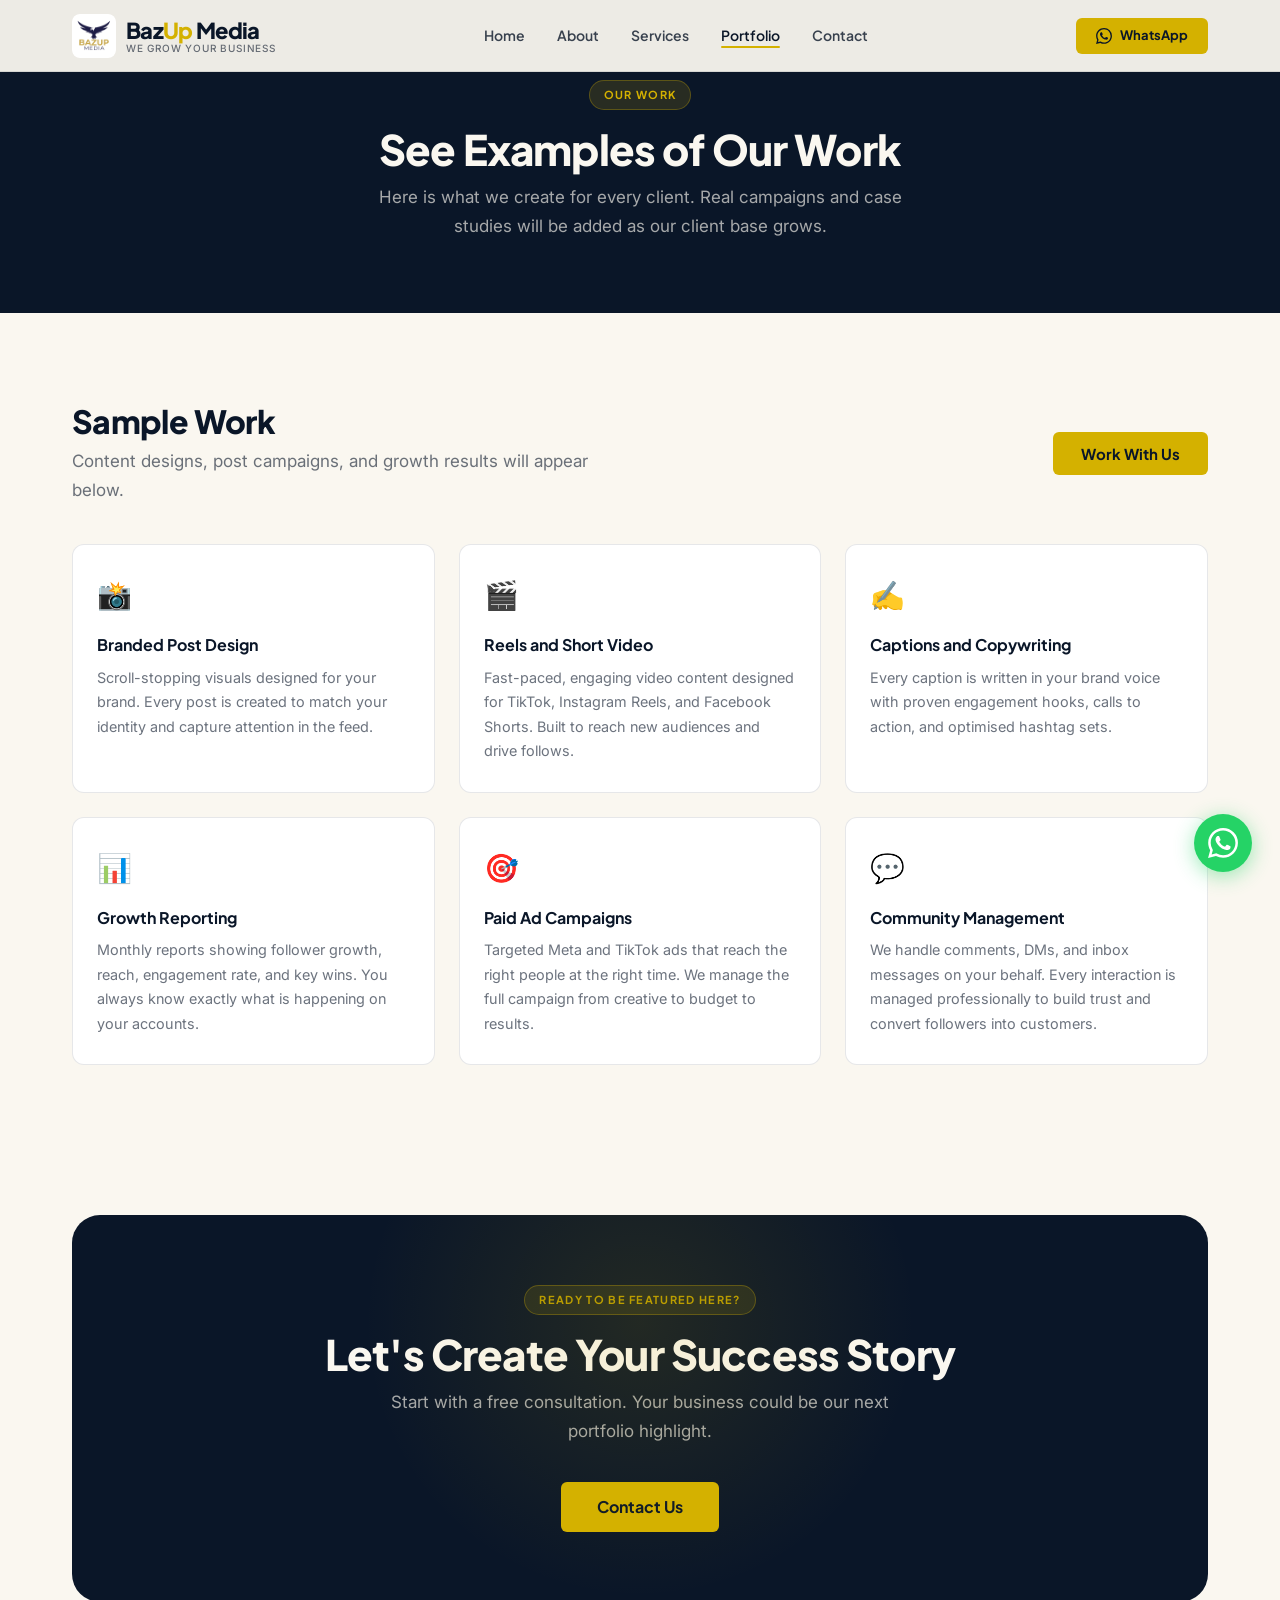
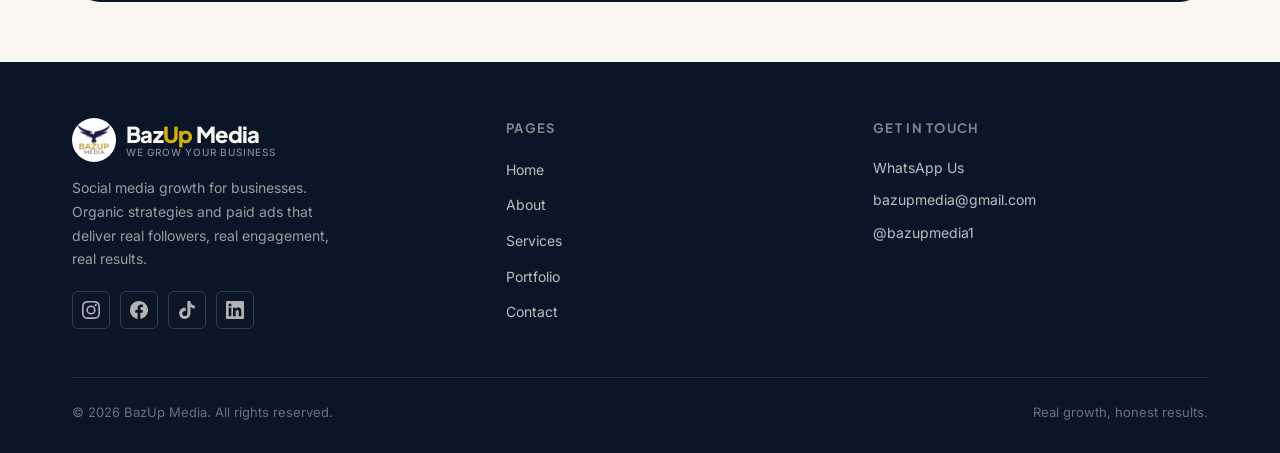
<file: portfolio.html>
<!DOCTYPE html>
<html lang="en">
<head>
  <meta charset="UTF-8" />
  <meta name="viewport" content="width=device-width, initial-scale=1.0" />
  <title>Portfolio — BazUp Media | Our Work</title>
  <meta name="description" content="See examples of BazUp Media's social media management work: content creation, growth campaigns, and account management for businesses." />
  <link rel="canonical" href="https://bazupmedia.online/portfolio.html" />
  <link rel="icon" type="image/png" href="assets/favicon.png" />
  <link rel="icon" type="image/x-icon" href="assets/favicon.ico" />

  <!-- Open Graph -->
  <meta property="og:type"        content="website" />
  <meta property="og:site_name"   content="BazUp Media" />
  <meta property="og:title"       content="Portfolio — BazUp Media" />
  <meta property="og:description" content="Organic social media growth + paid advertising for businesses. Real followers, real engagement, real results." />
  <meta property="og:url"         content="https://bazupmedia.online/portfolio.html" />
  <meta property="og:image"       content="https://bazupmedia.online/assets/og-image.png" />
  <meta property="og:image:width"  content="1200" />
  <meta property="og:image:height" content="630" />

  <!-- Twitter Card -->
  <meta name="twitter:card"        content="summary_large_image" />
  <meta name="twitter:title"       content="Portfolio — BazUp Media" />
  <meta name="twitter:description" content="Organic growth + paid ads for businesses. Real followers, real engagement, real results." />
  <meta name="twitter:image"       content="https://bazupmedia.online/assets/og-image.png" />
  <link rel="preconnect" href="https://fonts.googleapis.com" />
  <link rel="preconnect" href="https://fonts.gstatic.com" crossorigin />
  <link href="https://fonts.googleapis.com/css2?family=Plus+Jakarta+Sans:wght@300;400;500;600;700;800&family=Inter:wght@300;400;500;600&display=swap" rel="stylesheet" />
  <link rel="stylesheet" href="css/style.css" />
</head>
<body>

<!-- ░░ NAV ░░░░░░░░░░░░░░░░░░░░░░░░░░░░░░░░░░░░░░░░░░░░░░ -->
<nav class="nav" role="navigation" aria-label="Main navigation">
  <div class="container nav-inner">
    <a href="index.html" class="nav-logo" aria-label="BazUp Media home">
      <div class="logo-mark">
        <div class="logo-svg-wrap">
          <img src="assets/favicon.png" alt="BazUp Media Logo" style="width:44px; height:44px; border-radius:8px; object-fit:cover;" />
        </div>

      </div>
      <div class="logo-text">
        <span class="logo-name">Baz<span>Up</span> Media</span>
        <span class="logo-tagline">We Grow Your Business</span>
      </div>
    </a>
    <ul class="nav-links" role="list">
      <li><a href="index.html">Home</a></li>
      <li><a href="about.html">About</a></li>
      <li><a href="services.html">Services</a></li>
      <li><a href="portfolio.html">Portfolio</a></li>
      <li><a href="contact.html">Contact</a></li>
    </ul>
    <div class="nav-cta">
      <a href="https://wa.me/923270880908" target="_blank" rel="noopener noreferrer" class="btn btn-primary btn-sm" id="nav-whatsapp-cta">
        <svg width="16" height="16" viewBox="0 0 24 24" fill="currentColor" aria-hidden="true"><path d="M17.472 14.382c-.297-.149-1.758-.867-2.03-.967-.273-.099-.471-.148-.67.15-.197.297-.767.966-.94 1.164-.173.199-.347.223-.644.075-.297-.15-1.255-.463-2.39-1.475-.883-.788-1.48-1.761-1.653-2.059-.173-.297-.018-.458.13-.606.134-.133.298-.347.446-.52.149-.174.198-.298.298-.497.099-.198.05-.371-.025-.52-.075-.149-.669-1.612-.916-2.207-.242-.579-.487-.5-.669-.51-.173-.008-.371-.01-.57-.01-.198 0-.52.074-.792.372-.272.297-1.04 1.016-1.04 2.479 0 1.462 1.065 2.875 1.213 3.074.149.198 2.096 3.2 5.077 4.487.709.306 1.262.489 1.694.625.712.227 1.36.195 1.871.118.571-.085 1.758-.719 2.006-1.413.248-.694.248-1.289.173-1.413-.074-.124-.272-.198-.57-.347m-5.421 7.403h-.004a9.87 9.87 0 01-5.031-1.378l-.361-.214-3.741.982.998-3.648-.235-.374a9.86 9.86 0 01-1.51-5.26c.001-5.45 4.436-9.884 9.888-9.884 2.64 0 5.122 1.03 6.988 2.898a9.825 9.825 0 012.893 6.994c-.003 5.45-4.437 9.884-9.885 9.884m8.413-18.297A11.815 11.815 0 0012.05 0C5.495 0 .16 5.335.157 11.892c0 2.096.547 4.142 1.588 5.945L.057 24l6.305-1.654a11.882 11.882 0 005.683 1.448h.005c6.554 0 11.89-5.335 11.893-11.893a11.821 11.821 0 00-3.48-8.413z"/></svg>
        WhatsApp
      </a>
    </div>
    <button class="nav-toggle" aria-label="Toggle navigation menu" aria-expanded="false" id="nav-toggle-btn">
      <span></span><span></span><span></span>
    </button>
  </div>
</nav>

<!-- Mobile Menu -->
<div class="mobile-menu" role="navigation" aria-label="Mobile navigation" id="mobile-menu">
  <a href="index.html">Home</a>
  <a href="about.html">About</a>
  <a href="services.html">Services</a>
  <a href="portfolio.html">Portfolio</a>
  <a href="contact.html">Contact</a>
  <div class="mobile-cta">
    <a href="contact.html" class="btn btn-outline" id="mobile-contact-cta">Book a Free Consultation</a>
    <a href="https://wa.me/923270880908" target="_blank" rel="noopener noreferrer" class="btn btn-whatsapp" id="mobile-whatsapp-cta">
      <svg width="16" height="16" viewBox="0 0 24 24" fill="currentColor" aria-hidden="true"><path d="M17.472 14.382c-.297-.149-1.758-.867-2.03-.967-.273-.099-.471-.148-.67.15-.197.297-.767.966-.94 1.164-.173.199-.347.223-.644.075-.297-.15-1.255-.463-2.39-1.475-.883-.788-1.48-1.761-1.653-2.059-.173-.297-.018-.458.13-.606.134-.133.298-.347.446-.52.149-.174.198-.298.298-.497.099-.198.05-.371-.025-.52-.075-.149-.669-1.612-.916-2.207-.242-.579-.487-.5-.669-.51-.173-.008-.371-.01-.57-.01-.198 0-.52.074-.792.372-.272.297-1.04 1.016-1.04 2.479 0 1.462 1.065 2.875 1.213 3.074.149.198 2.096 3.2 5.077 4.487.709.306 1.262.489 1.694.625.712.227 1.36.195 1.871.118.571-.085 1.758-.719 2.006-1.413.248-.694.248-1.289.173-1.413-.074-.124-.272-.198-.57-.347m-5.421 7.403h-.004a9.87 9.87 0 01-5.031-1.378l-.361-.214-3.741.982.998-3.648-.235-.374a9.86 9.86 0 01-1.51-5.26c.001-5.45 4.436-9.884 9.888-9.884 2.64 0 5.122 1.03 6.988 2.898a9.825 9.825 0 012.893 6.994c-.003 5.45-4.437 9.884-9.885 9.884m8.413-18.297A11.815 11.815 0 0012.05 0C5.495 0 .16 5.335.157 11.892c0 2.096.547 4.142 1.588 5.945L.057 24l6.305-1.654a11.882 11.882 0 005.683 1.448h.005c6.554 0 11.89-5.335 11.893-11.893a11.821 11.821 0 00-3.48-8.413z"/></svg>
      Chat on WhatsApp
    </a>
  </div>

  <div class="mobile-socials" aria-label="Social media links">
    <a href="https://instagram.com/bazupmedia1" target="_blank" rel="noopener noreferrer" aria-label="Instagram">
      <svg width="22" height="22" viewBox="0 0 24 24" fill="currentColor"><path d="M12 2.163c3.204 0 3.584.012 4.85.07 3.252.148 4.771 1.691 4.919 4.919.058 1.265.069 1.645.069 4.849 0 3.205-.012 3.584-.069 4.849-.149 3.225-1.664 4.771-4.919 4.919-1.266.058-1.644.07-4.85.07-3.204 0-3.584-.012-4.849-.07-3.26-.149-4.771-1.699-4.919-4.92-.058-1.265-.07-1.644-.07-4.849 0-3.204.013-3.583.07-4.849.149-3.227 1.664-4.771 4.919-4.919 1.266-.057 1.645-.069 4.849-.069zM12 0C8.741 0 8.333.014 7.053.072 2.695.272.273 2.69.073 7.052.014 8.333 0 8.741 0 12c0 3.259.014 3.668.072 4.948.2 4.358 2.618 6.78 6.98 6.98C8.333 23.986 8.741 24 12 24c3.259 0 3.668-.014 4.948-.072 4.354-.2 6.782-2.618 6.979-6.98.059-1.28.073-1.689.073-4.948 0-3.259-.014-3.667-.072-4.947-.196-4.354-2.617-6.78-6.979-6.98C15.668.014 15.259 0 12 0zm0 5.838a6.162 6.162 0 100 12.324 6.162 6.162 0 000-12.324zM12 16a4 4 0 110-8 4 4 0 010 8zm6.406-11.845a1.44 1.44 0 100 2.881 1.44 1.44 0 000-2.881z"/></svg>
    </a>
    <a href="https://tiktok.com/@bazupmedia1" target="_blank" rel="noopener noreferrer" aria-label="TikTok">
      <svg width="22" height="22" viewBox="0 0 24 24" fill="currentColor"><path d="M12.525.02c1.31-.02 2.61-.01 3.91-.02.08 1.53.63 3.09 1.75 4.17 1.12 1.11 2.7 1.62 4.24 1.79v4.03c-1.44-.05-2.89-.35-4.2-.97-.57-.26-1.1-.59-1.62-.93-.01 2.92.01 5.84-.02 8.75-.08 1.4-.54 2.79-1.35 3.94-1.31 1.92-3.58 3.17-5.91 3.21-1.43.08-2.86-.31-4.08-1.03-2.02-1.19-3.44-3.37-3.65-5.71-.02-.5-.03-1-.01-1.49.18-1.9 1.12-3.72 2.58-4.96 1.66-1.44 3.98-2.13 6.15-1.72.02 1.48-.04 2.96-.04 4.44-.99-.32-2.15-.23-3.02.37-.63.41-1.11 1.04-1.36 1.75-.21.51-.15 1.07-.14 1.61.24 1.64 1.82 3.02 3.5 2.87 1.12-.01 2.19-.66 2.77-1.61.19-.33.4-.67.41-1.06.1-1.79.06-3.57.07-5.36.01-4.03-.01-8.05.02-12.07z"/></svg>
    </a>
    <a href="https://facebook.com/bazupmedia" target="_blank" rel="noopener noreferrer" aria-label="Facebook">
      <svg width="22" height="22" viewBox="0 0 24 24" fill="currentColor"><path d="M24 12.073c0-6.627-5.373-12-12-12s-12 5.373-12 12c0 5.99 4.388 10.954 10.125 11.854v-8.385H7.078v-3.47h3.047V9.43c0-3.007 1.792-4.669 4.533-4.669 1.312 0 2.686.235 2.686.235v2.953H15.83c-1.491 0-1.956.925-1.956 1.874v2.25h3.328l-.532 3.47h-2.796v8.385C19.612 23.027 24 18.062 24 12.073z"/></svg>
    </a>
    <a href="https://linkedin.com/company/bazupmedia" target="_blank" rel="noopener noreferrer" aria-label="LinkedIn">
      <svg width="22" height="22" viewBox="0 0 24 24" fill="currentColor"><path d="M20.447 20.452h-3.554v-5.569c0-1.328-.027-3.037-1.852-3.037-1.853 0-2.136 1.445-2.136 2.939v5.667H9.351V9h3.414v1.561h.046c.477-.9 1.637-1.85 3.37-1.85 3.601 0 4.267 2.37 4.267 5.455v6.286zM5.337 7.433a2.062 2.062 0 01-2.063-2.065 2.064 2.064 0 112.063 2.065zm1.782 13.019H3.555V9h3.564v11.452zM22.225 0H1.771C.792 0 0 .774 0 1.729v20.542C0 23.227.792 24 1.771 24h20.451C23.2 24 24 23.227 24 22.271V1.729C24 .774 23.2 0 22.222 0h.003z"/></svg>
    </a>
  </div>
</div>

<main>
<!-- ░░ PAGE HERO ░░░░░░░░░░░░░░░░░░░░░░░░░░░░░░░░░░░░░░░ -->
<section class="page-hero page-top" aria-labelledby="portfolio-page-heading">
  <div class="container text-center">
    <span class="tag">Our Work</span>
    <h1 class="section-heading" id="portfolio-page-heading">See Examples of Our Work</h1>
    <p class="section-sub centered">
      Here is what we create for every client. Real campaigns and case studies will be added as our client base grows.
    </p>
  </div>
</section>

<!-- ░░ PORTFOLIO GRID ░░░░░░░░░░░░░░░░░░░░░░░░░░░░░░░░░░ -->
<section class="section" aria-labelledby="portfolio-grid-heading">
  <div class="container">

    <div style="display:flex;align-items:center;justify-content:space-between;flex-wrap:wrap;gap:16px;margin-bottom:8px;">
      <div>
        <h2 class="section-heading" id="portfolio-grid-heading" style="font-size:clamp(22px,3vw,32px);">Sample Work</h2>
        <p class="section-sub" style="margin-top:6px;">Content designs, post campaigns, and growth results will appear below.</p>
      </div>
      <a href="contact.html" class="btn btn-primary" id="portfolio-contact-cta">Work With Us</a>
    </div>

    <div class="portfolio-showcase" role="list">

      <article class="showcase-card fade-in" data-delay="0" role="listitem">
        <div class="sc-icon" aria-hidden="true">📸</div>
        <h4>Branded Post Design</h4>
        <p>Scroll-stopping visuals designed for your brand. Every post is created to match your identity and capture attention in the feed.</p>
      </article>

      <article class="showcase-card fade-in" data-delay="80" role="listitem">
        <div class="sc-icon" aria-hidden="true">🎬</div>
        <h4>Reels and Short Video</h4>
        <p>Fast-paced, engaging video content designed for TikTok, Instagram Reels, and Facebook Shorts. Built to reach new audiences and drive follows.</p>
      </article>

      <article class="showcase-card fade-in" data-delay="160" role="listitem">
        <div class="sc-icon" aria-hidden="true">✍️</div>
        <h4>Captions and Copywriting</h4>
        <p>Every caption is written in your brand voice with proven engagement hooks, calls to action, and optimised hashtag sets.</p>
      </article>

      <article class="showcase-card fade-in" data-delay="0" role="listitem">
        <div class="sc-icon" aria-hidden="true">📊</div>
        <h4>Growth Reporting</h4>
        <p>Monthly reports showing follower growth, reach, engagement rate, and key wins. You always know exactly what is happening on your accounts.</p>
      </article>

      <article class="showcase-card fade-in" data-delay="80" role="listitem">
        <div class="sc-icon" aria-hidden="true">🎯</div>
        <h4>Paid Ad Campaigns</h4>
        <p>Targeted Meta and TikTok ads that reach the right people at the right time. We manage the full campaign from creative to budget to results.</p>
      </article>

      <article class="showcase-card fade-in" data-delay="160" role="listitem">
        <div class="sc-icon" aria-hidden="true">💬</div>
        <h4>Community Management</h4>
        <p>We handle comments, DMs, and inbox messages on your behalf. Every interaction is managed professionally to build trust and convert followers into customers.</p>
      </article>

    </div>


  </div>
</section>

<!-- ░░ FINAL CTA ░░░░░░░░░░░░░░░░░░░░░░░░░░░░░░░░░░░░░░░ -->
<section class="section-sm">
  <div class="container">
    <div class="cta-banner">
      <span class="tag">Ready to Be Featured Here?</span>
      <h2 class="section-heading">Let's Create Your Success Story</h2>
      <p class="section-sub">Start with a free consultation. Your business could be our next portfolio highlight.</p>
      <div class="cta-actions">
        <a href="contact.html" class="btn btn-primary btn-lg" id="portfolio-cta-contact">Contact Us</a>
      </div>
    </div>
  </div>
</section>
</main>

<!-- ░░ FOOTER ░░░░░░░░░░░░░░░░░░░░░░░░░░░░░░░░░░░░░░░░░░ -->
<footer role="contentinfo">
  <div class="container">
    <div class="footer-inner">
      <div class="footer-brand">
        <div class="nav-logo" style="margin-bottom:0">
          <div class="logo-mark" style="pointer-events:none">
            <div class="logo-svg-wrap">
              <img src="assets/favicon.png" alt="BazUp Media Logo" style="width:44px; height:44px; border-radius:50%; object-fit:cover;" />
            </div>
          </div>
          <div class="logo-text">
            <span class="logo-name">Baz<span>Up</span> Media</span>
            <span class="logo-tagline">We Grow Your Business</span>
          </div>
        </div>
        <p class="footer-brand-desc">Social media growth for businesses. Organic strategies and paid ads that deliver real followers, real engagement, real results.</p>
        <div class="footer-socials">
          <a href="https://instagram.com/bazupmedia1" target="_blank" rel="noopener noreferrer" class="social-icon" aria-label="Instagram">
            <svg width="18" height="18" viewBox="0 0 24 24" fill="currentColor" aria-hidden="true"><path d="M12 2.163c3.204 0 3.584.012 4.85.07 3.252.148 4.771 1.691 4.919 4.919.058 1.265.069 1.645.069 4.849 0 3.205-.012 3.584-.069 4.849-.149 3.225-1.664 4.771-4.919 4.919-1.266.058-1.644.07-4.85.07-3.204 0-3.584-.012-4.849-.07-3.26-.149-4.771-1.699-4.919-4.92-.058-1.265-.07-1.644-.07-4.849 0-3.204.013-3.583.07-4.849.149-3.227 1.664-4.771 4.919-4.919 1.266-.057 1.645-.069 4.849-.069zM12 0C8.741 0 8.333.014 7.053.072 2.695.272.273 2.69.073 7.052.014 8.333 0 8.741 0 12c0 3.259.014 3.668.072 4.948.2 4.358 2.618 6.78 6.98 6.98C8.333 23.986 8.741 24 12 24c3.259 0 3.668-.014 4.948-.072 4.354-.2 6.782-2.618 6.979-6.98.059-1.28.073-1.689.073-4.948 0-3.259-.014-3.667-.072-4.947-.196-4.354-2.617-6.78-6.979-6.98C15.668.014 15.259 0 12 0zm0 5.838a6.162 6.162 0 100 12.324 6.162 6.162 0 000-12.324zM12 16a4 4 0 110-8 4 4 0 010 8zm6.406-11.845a1.44 1.44 0 100 2.881 1.44 1.44 0 000-2.881z"/></svg>
          </a>
          <a href="https://facebook.com/bazupmedia" target="_blank" rel="noopener noreferrer" class="social-icon" aria-label="Facebook">
            <svg width="18" height="18" viewBox="0 0 24 24" fill="currentColor" aria-hidden="true"><path d="M24 12.073c0-6.627-5.373-12-12-12s-12 5.373-12 12c0 5.99 4.388 10.954 10.125 11.854v-8.385H7.078v-3.47h3.047V9.43c0-3.007 1.792-4.669 4.533-4.669 1.312 0 2.686.235 2.686.235v2.953H15.83c-1.491 0-1.956.925-1.956 1.874v2.25h3.328l-.532 3.47h-2.796v8.385C19.612 23.027 24 18.062 24 12.073z"/></svg>
          </a>
          <a href="https://tiktok.com/@bazupmedia1" target="_blank" rel="noopener noreferrer" class="social-icon" aria-label="TikTok">
            <svg width="18" height="18" viewBox="0 0 24 24" fill="currentColor" aria-hidden="true"><path d="M12.525.02c1.31-.02 2.61-.01 3.91-.02.08 1.53.63 3.09 1.75 4.17 1.12 1.11 2.7 1.62 4.24 1.79v4.03c-1.44-.05-2.89-.35-4.2-.97-.57-.26-1.1-.59-1.62-.93-.01 2.92.01 5.84-.02 8.75-.08 1.4-.54 2.79-1.35 3.94-1.31 1.92-3.58 3.17-5.91 3.21-1.43.08-2.86-.31-4.08-1.03-2.02-1.19-3.44-3.37-3.65-5.71-.02-.5-.03-1-.01-1.49.18-1.9 1.12-3.72 2.58-4.96 1.66-1.44 3.98-2.13 6.15-1.72.02 1.48-.04 2.96-.04 4.44-.99-.32-2.15-.23-3.02.37-.63.41-1.11 1.04-1.36 1.75-.21.51-.15 1.07-.14 1.61.24 1.64 1.82 3.02 3.5 2.87 1.12-.01 2.19-.66 2.77-1.61.19-.33.4-.67.41-1.06.1-1.79.06-3.57.07-5.36.01-4.03-.01-8.05.02-12.07z"/></svg>
          </a>
          <a href="https://linkedin.com/company/bazupmedia" target="_blank" rel="noopener noreferrer" class="social-icon" aria-label="LinkedIn">
            <svg width="18" height="18" viewBox="0 0 24 24" fill="currentColor" aria-hidden="true"><path d="M20.447 20.452h-3.554v-5.569c0-1.328-.027-3.037-1.852-3.037-1.853 0-2.136 1.445-2.136 2.939v5.667H9.351V9h3.414v1.561h.046c.477-.9 1.637-1.85 3.37-1.85 3.601 0 4.267 2.37 4.267 5.455v6.286zM5.337 7.433a2.062 2.062 0 01-2.063-2.065 2.064 2.064 0 112.063 2.065zm1.782 13.019H3.555V9h3.564v11.452zM22.225 0H1.771C.792 0 0 .774 0 1.729v20.542C0 23.227.792 24 1.771 24h20.451C23.2 24 24 23.227 24 22.271V1.729C24 .774 23.2 0 22.222 0h.003z"/></svg>
          </a>
        </div>
      </div>
      <div class="footer-col">
        <h4>Pages</h4>
        <ul>
          <li><a href="index.html">Home</a></li>
          <li><a href="about.html">About</a></li>
          <li><a href="services.html">Services</a></li>
          <li><a href="portfolio.html">Portfolio</a></li>
          <li><a href="contact.html">Contact</a></li>
        </ul>
      </div>
      <div class="footer-col">
        <h4>Get In Touch</h4>
        <address>
          <a href="https://wa.me/923270880908" target="_blank" rel="noopener noreferrer">WhatsApp Us</a>
          <a href="https://mail.google.com/mail/?view=cm&to=bazupmedia@gmail.com" target="_blank" rel="noopener noreferrer">bazupmedia@gmail.com</a>
          <a href="https://instagram.com/bazupmedia1" target="_blank" rel="noopener noreferrer">@bazupmedia1</a>
        </address>
      </div>
    </div>
    <div class="footer-bottom">
      <p>&copy; 2026 BazUp Media. All rights reserved.</p>
      <p>Real growth, honest results.</p>
    </div>
  </div>
</footer>

<a href="https://wa.me/923270880908" target="_blank" rel="noopener noreferrer" class="wa-float" aria-label="Chat on WhatsApp" id="whatsapp-float-btn">
  <svg viewBox="0 0 24 24" aria-hidden="true"><path d="M17.472 14.382c-.297-.149-1.758-.867-2.03-.967-.273-.099-.471-.148-.67.15-.197.297-.767.966-.94 1.164-.173.199-.347.223-.644.075-.297-.15-1.255-.463-2.39-1.475-.883-.788-1.48-1.761-1.653-2.059-.173-.297-.018-.458.13-.606.134-.133.298-.347.446-.52.149-.174.198-.298.298-.497.099-.198.05-.371-.025-.52-.075-.149-.669-1.612-.916-2.207-.242-.579-.487-.5-.669-.51-.173-.008-.371-.01-.57-.01-.198 0-.52.074-.792.372-.272.297-1.04 1.016-1.04 2.479 0 1.462 1.065 2.875 1.213 3.074.149.198 2.096 3.2 5.077 4.487.709.306 1.262.489 1.694.625.712.227 1.36.195 1.871.118.571-.085 1.758-.719 2.006-1.413.248-.694.248-1.289.173-1.413-.074-.124-.272-.198-.57-.347m-5.421 7.403h-.004a9.87 9.87 0 01-5.031-1.378l-.361-.214-3.741.982.998-3.648-.235-.374a9.86 9.86 0 01-1.51-5.26c.001-5.45 4.436-9.884 9.888-9.884 2.64 0 5.122 1.03 6.988 2.898a9.825 9.825 0 012.893 6.994c-.003 5.45-4.437 9.884-9.885 9.884m8.413-18.297A11.815 11.815 0 0012.05 0C5.495 0 .16 5.335.157 11.892c0 2.096.547 4.142 1.588 5.945L.057 24l6.305-1.654a11.882 11.882 0 005.683 1.448h.005c6.554 0 11.89-5.335 11.893-11.893a11.821 11.821 0 00-3.48-8.413z"/></svg>
</a>

<script src="js/main.js"></script>
</body>
</html>
</file>
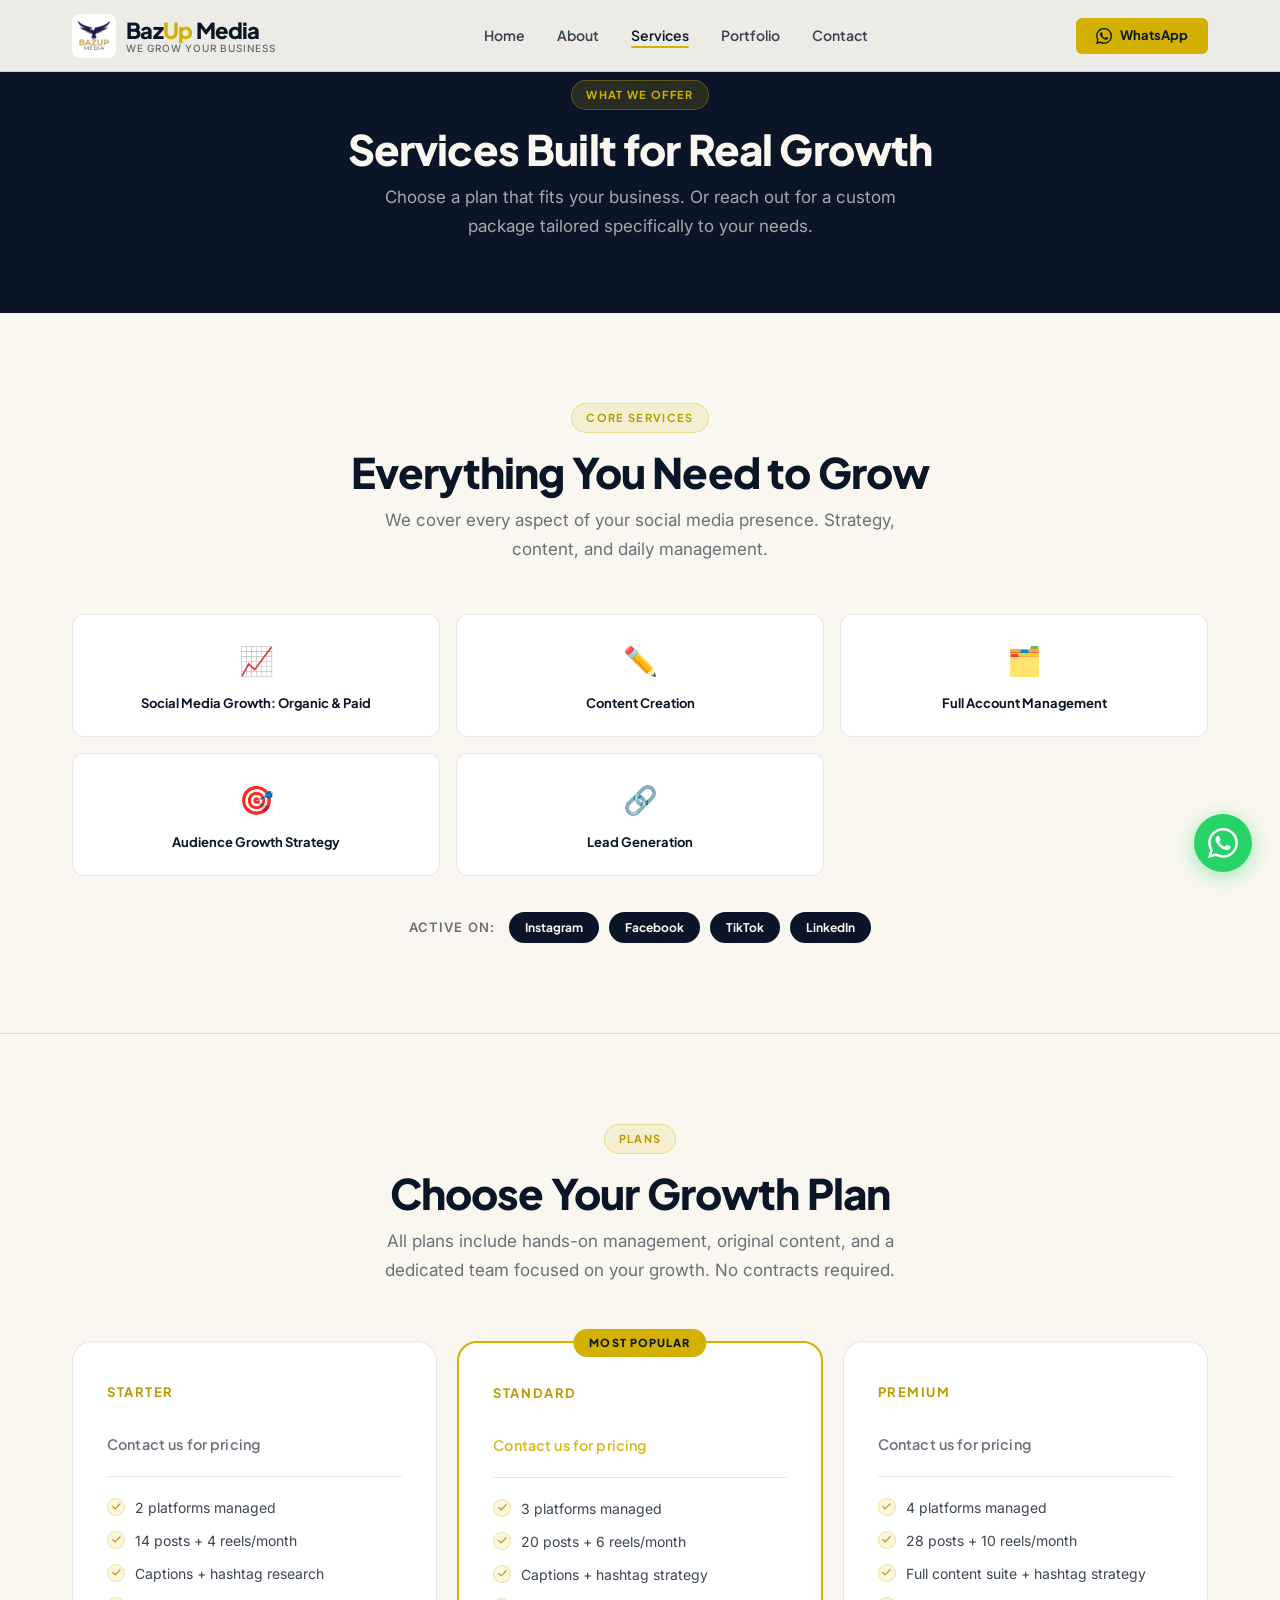
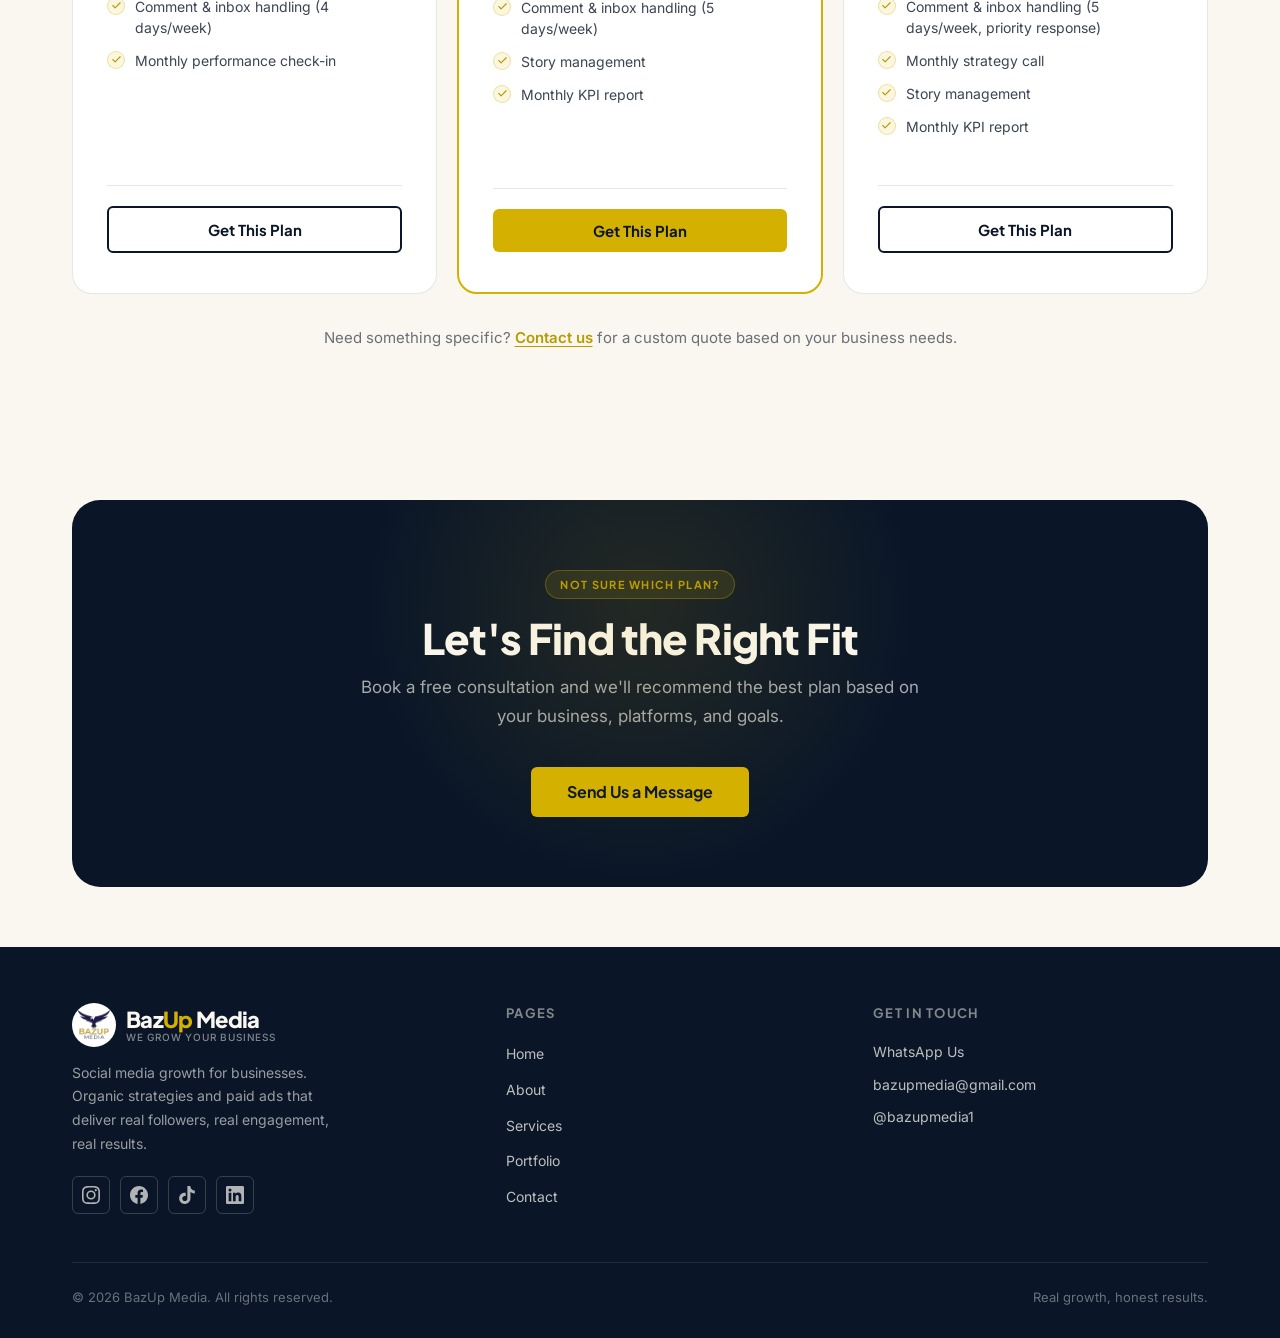
<file: services.html>
<!DOCTYPE html>
<html lang="en">
<head>
  <meta charset="UTF-8" />
  <meta name="viewport" content="width=device-width, initial-scale=1.0" />
  <title>Services — BazUp Media | Social Media Growth Plans</title>
  <meta name="description" content="Explore BazUp Media's social media growth plans: Starter, Standard, and Growth tiers covering organic management and paid ads for Instagram, Facebook, TikTok, and LinkedIn." />
  <link rel="canonical" href="https://bazupmedia.online/services.html" />
  <link rel="icon" type="image/png" href="assets/favicon.png" />
  <link rel="icon" type="image/x-icon" href="assets/favicon.ico" />

  <!-- Open Graph -->
  <meta property="og:type"        content="website" />
  <meta property="og:site_name"   content="BazUp Media" />
  <meta property="og:title"       content="Our Services — BazUp Media" />
  <meta property="og:description" content="Organic social media growth + paid advertising for businesses. Real followers, real engagement, real results." />
  <meta property="og:url"         content="https://bazupmedia.online/services.html" />
  <meta property="og:image"       content="https://bazupmedia.online/assets/og-image.png" />
  <meta property="og:image:width"  content="1200" />
  <meta property="og:image:height" content="630" />

  <!-- Twitter Card -->
  <meta name="twitter:card"        content="summary_large_image" />
  <meta name="twitter:title"       content="Our Services — BazUp Media" />
  <meta name="twitter:description" content="Organic growth + paid ads for businesses. Real followers, real engagement, real results." />
  <meta name="twitter:image"       content="https://bazupmedia.online/assets/og-image.png" />
  <link rel="preconnect" href="https://fonts.googleapis.com" />
  <link rel="preconnect" href="https://fonts.gstatic.com" crossorigin />
  <link href="https://fonts.googleapis.com/css2?family=Plus+Jakarta+Sans:wght@300;400;500;600;700;800&family=Inter:wght@300;400;500;600&display=swap" rel="stylesheet" />
  <link rel="stylesheet" href="css/style.css" />
</head>
<body>

<!-- ░░ NAV ░░░░░░░░░░░░░░░░░░░░░░░░░░░░░░░░░░░░░░░░░░░░░░ -->
<nav class="nav" role="navigation" aria-label="Main navigation">
  <div class="container nav-inner">
    <a href="index.html" class="nav-logo" aria-label="BazUp Media home">
      <div class="logo-mark">
        <div class="logo-svg-wrap">
          <img src="assets/favicon.png" alt="BazUp Media Logo" style="width:44px; height:44px; border-radius:8px; object-fit:cover;" />
        </div>

      </div>
      <div class="logo-text">
        <span class="logo-name">Baz<span>Up</span> Media</span>
        <span class="logo-tagline">We Grow Your Business</span>
      </div>
    </a>
    <ul class="nav-links" role="list">
      <li><a href="index.html">Home</a></li>
      <li><a href="about.html">About</a></li>
      <li><a href="services.html">Services</a></li>
      <li><a href="portfolio.html">Portfolio</a></li>
      <li><a href="contact.html">Contact</a></li>
    </ul>
    <div class="nav-cta">
      <a href="https://wa.me/923270880908" target="_blank" rel="noopener noreferrer" class="btn btn-primary btn-sm" id="nav-whatsapp-cta">
        <svg width="16" height="16" viewBox="0 0 24 24" fill="currentColor" aria-hidden="true"><path d="M17.472 14.382c-.297-.149-1.758-.867-2.03-.967-.273-.099-.471-.148-.67.15-.197.297-.767.966-.94 1.164-.173.199-.347.223-.644.075-.297-.15-1.255-.463-2.39-1.475-.883-.788-1.48-1.761-1.653-2.059-.173-.297-.018-.458.13-.606.134-.133.298-.347.446-.52.149-.174.198-.298.298-.497.099-.198.05-.371-.025-.52-.075-.149-.669-1.612-.916-2.207-.242-.579-.487-.5-.669-.51-.173-.008-.371-.01-.57-.01-.198 0-.52.074-.792.372-.272.297-1.04 1.016-1.04 2.479 0 1.462 1.065 2.875 1.213 3.074.149.198 2.096 3.2 5.077 4.487.709.306 1.262.489 1.694.625.712.227 1.36.195 1.871.118.571-.085 1.758-.719 2.006-1.413.248-.694.248-1.289.173-1.413-.074-.124-.272-.198-.57-.347m-5.421 7.403h-.004a9.87 9.87 0 01-5.031-1.378l-.361-.214-3.741.982.998-3.648-.235-.374a9.86 9.86 0 01-1.51-5.26c.001-5.45 4.436-9.884 9.888-9.884 2.64 0 5.122 1.03 6.988 2.898a9.825 9.825 0 012.893 6.994c-.003 5.45-4.437 9.884-9.885 9.884m8.413-18.297A11.815 11.815 0 0012.05 0C5.495 0 .16 5.335.157 11.892c0 2.096.547 4.142 1.588 5.945L.057 24l6.305-1.654a11.882 11.882 0 005.683 1.448h.005c6.554 0 11.89-5.335 11.893-11.893a11.821 11.821 0 00-3.48-8.413z"/></svg>
        WhatsApp
      </a>
    </div>
    <button class="nav-toggle" aria-label="Toggle navigation menu" aria-expanded="false" id="nav-toggle-btn">
      <span></span><span></span><span></span>
    </button>
  </div>
</nav>

<!-- Mobile Menu -->
<div class="mobile-menu" role="navigation" aria-label="Mobile navigation" id="mobile-menu">
  <a href="index.html">Home</a>
  <a href="about.html">About</a>
  <a href="services.html">Services</a>
  <a href="portfolio.html">Portfolio</a>
  <a href="contact.html">Contact</a>
  <div class="mobile-cta">
    <a href="contact.html" class="btn btn-outline" id="mobile-contact-cta">Book a Free Consultation</a>
    <a href="https://wa.me/923270880908" target="_blank" rel="noopener noreferrer" class="btn btn-whatsapp" id="mobile-whatsapp-cta">
      <svg width="16" height="16" viewBox="0 0 24 24" fill="currentColor" aria-hidden="true"><path d="M17.472 14.382c-.297-.149-1.758-.867-2.03-.967-.273-.099-.471-.148-.67.15-.197.297-.767.966-.94 1.164-.173.199-.347.223-.644.075-.297-.15-1.255-.463-2.39-1.475-.883-.788-1.48-1.761-1.653-2.059-.173-.297-.018-.458.13-.606.134-.133.298-.347.446-.52.149-.174.198-.298.298-.497.099-.198.05-.371-.025-.52-.075-.149-.669-1.612-.916-2.207-.242-.579-.487-.5-.669-.51-.173-.008-.371-.01-.57-.01-.198 0-.52.074-.792.372-.272.297-1.04 1.016-1.04 2.479 0 1.462 1.065 2.875 1.213 3.074.149.198 2.096 3.2 5.077 4.487.709.306 1.262.489 1.694.625.712.227 1.36.195 1.871.118.571-.085 1.758-.719 2.006-1.413.248-.694.248-1.289.173-1.413-.074-.124-.272-.198-.57-.347m-5.421 7.403h-.004a9.87 9.87 0 01-5.031-1.378l-.361-.214-3.741.982.998-3.648-.235-.374a9.86 9.86 0 01-1.51-5.26c.001-5.45 4.436-9.884 9.888-9.884 2.64 0 5.122 1.03 6.988 2.898a9.825 9.825 0 012.893 6.994c-.003 5.45-4.437 9.884-9.885 9.884m8.413-18.297A11.815 11.815 0 0012.05 0C5.495 0 .16 5.335.157 11.892c0 2.096.547 4.142 1.588 5.945L.057 24l6.305-1.654a11.882 11.882 0 005.683 1.448h.005c6.554 0 11.89-5.335 11.893-11.893a11.821 11.821 0 00-3.48-8.413z"/></svg>
      Chat on WhatsApp
    </a>
  </div>

  <div class="mobile-socials" aria-label="Social media links">
    <a href="https://instagram.com/bazupmedia1" target="_blank" rel="noopener noreferrer" aria-label="Instagram">
      <svg width="22" height="22" viewBox="0 0 24 24" fill="currentColor"><path d="M12 2.163c3.204 0 3.584.012 4.85.07 3.252.148 4.771 1.691 4.919 4.919.058 1.265.069 1.645.069 4.849 0 3.205-.012 3.584-.069 4.849-.149 3.225-1.664 4.771-4.919 4.919-1.266.058-1.644.07-4.85.07-3.204 0-3.584-.012-4.849-.07-3.26-.149-4.771-1.699-4.919-4.92-.058-1.265-.07-1.644-.07-4.849 0-3.204.013-3.583.07-4.849.149-3.227 1.664-4.771 4.919-4.919 1.266-.057 1.645-.069 4.849-.069zM12 0C8.741 0 8.333.014 7.053.072 2.695.272.273 2.69.073 7.052.014 8.333 0 8.741 0 12c0 3.259.014 3.668.072 4.948.2 4.358 2.618 6.78 6.98 6.98C8.333 23.986 8.741 24 12 24c3.259 0 3.668-.014 4.948-.072 4.354-.2 6.782-2.618 6.979-6.98.059-1.28.073-1.689.073-4.948 0-3.259-.014-3.667-.072-4.947-.196-4.354-2.617-6.78-6.979-6.98C15.668.014 15.259 0 12 0zm0 5.838a6.162 6.162 0 100 12.324 6.162 6.162 0 000-12.324zM12 16a4 4 0 110-8 4 4 0 010 8zm6.406-11.845a1.44 1.44 0 100 2.881 1.44 1.44 0 000-2.881z"/></svg>
    </a>
    <a href="https://tiktok.com/@bazupmedia1" target="_blank" rel="noopener noreferrer" aria-label="TikTok">
      <svg width="22" height="22" viewBox="0 0 24 24" fill="currentColor"><path d="M12.525.02c1.31-.02 2.61-.01 3.91-.02.08 1.53.63 3.09 1.75 4.17 1.12 1.11 2.7 1.62 4.24 1.79v4.03c-1.44-.05-2.89-.35-4.2-.97-.57-.26-1.1-.59-1.62-.93-.01 2.92.01 5.84-.02 8.75-.08 1.4-.54 2.79-1.35 3.94-1.31 1.92-3.58 3.17-5.91 3.21-1.43.08-2.86-.31-4.08-1.03-2.02-1.19-3.44-3.37-3.65-5.71-.02-.5-.03-1-.01-1.49.18-1.9 1.12-3.72 2.58-4.96 1.66-1.44 3.98-2.13 6.15-1.72.02 1.48-.04 2.96-.04 4.44-.99-.32-2.15-.23-3.02.37-.63.41-1.11 1.04-1.36 1.75-.21.51-.15 1.07-.14 1.61.24 1.64 1.82 3.02 3.5 2.87 1.12-.01 2.19-.66 2.77-1.61.19-.33.4-.67.41-1.06.1-1.79.06-3.57.07-5.36.01-4.03-.01-8.05.02-12.07z"/></svg>
    </a>
    <a href="https://facebook.com/bazupmedia" target="_blank" rel="noopener noreferrer" aria-label="Facebook">
      <svg width="22" height="22" viewBox="0 0 24 24" fill="currentColor"><path d="M24 12.073c0-6.627-5.373-12-12-12s-12 5.373-12 12c0 5.99 4.388 10.954 10.125 11.854v-8.385H7.078v-3.47h3.047V9.43c0-3.007 1.792-4.669 4.533-4.669 1.312 0 2.686.235 2.686.235v2.953H15.83c-1.491 0-1.956.925-1.956 1.874v2.25h3.328l-.532 3.47h-2.796v8.385C19.612 23.027 24 18.062 24 12.073z"/></svg>
    </a>
    <a href="https://linkedin.com/company/bazupmedia" target="_blank" rel="noopener noreferrer" aria-label="LinkedIn">
      <svg width="22" height="22" viewBox="0 0 24 24" fill="currentColor"><path d="M20.447 20.452h-3.554v-5.569c0-1.328-.027-3.037-1.852-3.037-1.853 0-2.136 1.445-2.136 2.939v5.667H9.351V9h3.414v1.561h.046c.477-.9 1.637-1.85 3.37-1.85 3.601 0 4.267 2.37 4.267 5.455v6.286zM5.337 7.433a2.062 2.062 0 01-2.063-2.065 2.064 2.064 0 112.063 2.065zm1.782 13.019H3.555V9h3.564v11.452zM22.225 0H1.771C.792 0 0 .774 0 1.729v20.542C0 23.227.792 24 1.771 24h20.451C23.2 24 24 23.227 24 22.271V1.729C24 .774 23.2 0 22.222 0h.003z"/></svg>
    </a>
  </div>
</div>

<main>
<!-- ░░ PAGE HERO ░░░░░░░░░░░░░░░░░░░░░░░░░░░░░░░░░░░░░░░ -->
<section class="page-hero page-top" aria-labelledby="services-page-heading">
  <div class="container text-center">
    <span class="tag">What We Offer</span>
    <h1 class="section-heading" id="services-page-heading">Services Built for Real Growth</h1>
    <p class="section-sub centered">Choose a plan that fits your business. Or reach out for a custom package tailored specifically to your needs.</p>
  </div>
</section>

<!-- ░░ CORE SERVICES ░░░░░░░░░░░░░░░░░░░░░░░░░░░░░░░░░░░ -->
<section class="section" aria-labelledby="core-services-heading">
  <div class="container">
    <div class="text-center">
      <span class="tag">Core Services</span>
      <h2 class="section-heading" id="core-services-heading">Everything You Need to Grow</h2>
      <p class="section-sub centered">We cover every aspect of your social media presence. Strategy, content, and daily management.</p>
    </div>

    <div class="services-list">
      <div class="service-chip fade-in" data-delay="0">
        <span class="service-chip-icon" aria-hidden="true">📈</span>
        <h4>Social Media Growth: Organic &amp; Paid</h4>
      </div>
      <div class="service-chip fade-in" data-delay="60">
        <span class="service-chip-icon" aria-hidden="true">✏️</span>
        <h4>Content Creation</h4>
      </div>
      <div class="service-chip fade-in" data-delay="120">
        <span class="service-chip-icon" aria-hidden="true">🗂️</span>
        <h4>Full Account Management</h4>
      </div>
      <div class="service-chip fade-in" data-delay="180">
        <span class="service-chip-icon" aria-hidden="true">🎯</span>
        <h4>Audience Growth Strategy</h4>
      </div>
      <div class="service-chip fade-in" data-delay="240">
        <span class="service-chip-icon" aria-hidden="true">🔗</span>
        <h4>Lead Generation</h4>
      </div>
    </div>

    <!-- Platforms note -->
    <div style="margin-top:36px;text-align:center;display:flex;align-items:center;justify-content:center;gap:14px;flex-wrap:wrap;">
      <span style="font-size:13px;font-weight:600;color:var(--navy-60);text-transform:uppercase;letter-spacing:0.08em;">Active on:</span>
      <div style="display:flex;gap:10px;flex-wrap:wrap;justify-content:center;">
        <span style="background:var(--navy);color:var(--bg);font-size:12px;font-weight:700;padding:6px 16px;border-radius:100px;font-family:var(--font-head);">Instagram</span>
        <span style="background:var(--navy);color:var(--bg);font-size:12px;font-weight:700;padding:6px 16px;border-radius:100px;font-family:var(--font-head);">Facebook</span>
        <span style="background:var(--navy);color:var(--bg);font-size:12px;font-weight:700;padding:6px 16px;border-radius:100px;font-family:var(--font-head);">TikTok</span>
        <span style="background:var(--navy);color:var(--bg);font-size:12px;font-weight:700;padding:6px 16px;border-radius:100px;font-family:var(--font-head);">LinkedIn</span>
      </div>
    </div>
  </div>
</section>

<div class="divider"></div>

<!-- ░░ TIERS ░░░░░░░░░░░░░░░░░░░░░░░░░░░░░░░░░░░░░░░░░░░ -->
<section class="section" aria-labelledby="tiers-heading">
  <div class="container">
    <div class="text-center">
      <span class="tag">Plans</span>
      <h2 class="section-heading" id="tiers-heading">Choose Your Growth Plan</h2>
      <p class="section-sub centered">All plans include hands-on management, original content, and a dedicated team focused on your growth. No contracts required.</p>
    </div>


    <div class="tiers-grid">

      <!-- Starter -->
      <article class="tier-card fade-in-up" data-delay="0">
        <div class="tier-name">Starter</div>
        <div class="tier-price-wrap">
          <div class="tier-cta-label">Contact us for pricing</div>
        </div>
        <div class="tier-divider"></div>
        <ul class="tier-features" role="list">
          <li class="tier-feature" role="listitem">2 platforms managed</li>
          <li class="tier-feature" role="listitem">14 posts + 4 reels/month</li>
          <li class="tier-feature" role="listitem">Captions + hashtag research</li>
          <li class="tier-feature" role="listitem">Comment &amp; inbox handling (4 days/week)</li>
          <li class="tier-feature" role="listitem">Monthly performance check-in</li>
        </ul>
        <div class="tier-divider"></div>
        <a href="https://wa.me/923270880908?text=Hi%20BazUp%20Media!%20I%27m%20interested%20in%20the%20Starter%20plan." target="_blank" rel="noopener noreferrer" class="btn btn-outline tier-cta" id="starter-plan-btn">Get This Plan</a>
      </article>

      <!-- Standard -->
      <article class="tier-card featured fade-in-up" data-delay="120">
        <div class="tier-name">Standard</div>
        <div class="tier-price-wrap">
          <div class="tier-cta-label">Contact us for pricing</div>
        </div>
        <div class="tier-divider"></div>
        <ul class="tier-features" role="list">
          <li class="tier-feature" role="listitem">3 platforms managed</li>
          <li class="tier-feature" role="listitem">20 posts + 6 reels/month</li>
          <li class="tier-feature" role="listitem">Captions + hashtag strategy</li>
          <li class="tier-feature" role="listitem">Comment &amp; inbox handling (5 days/week)</li>
          <li class="tier-feature" role="listitem">Story management</li>
          <li class="tier-feature" role="listitem">Monthly KPI report</li>
        </ul>
        <div class="tier-divider"></div>
        <a href="https://wa.me/923270880908?text=Hi%20BazUp%20Media!%20I%27m%20interested%20in%20the%20Standard%20plan." target="_blank" rel="noopener noreferrer" class="btn btn-primary tier-cta" id="standard-plan-btn">Get This Plan</a>
      </article>

      <!-- Premium -->
      <article class="tier-card fade-in-up" data-delay="240">
        <div class="tier-name">Premium</div>
        <div class="tier-price-wrap">
          <div class="tier-cta-label">Contact us for pricing</div>
        </div>
        <div class="tier-divider"></div>
        <ul class="tier-features" role="list">
          <li class="tier-feature" role="listitem">4 platforms managed</li>
          <li class="tier-feature" role="listitem">28 posts + 10 reels/month</li>
          <li class="tier-feature" role="listitem">Full content suite + hashtag strategy</li>
          <li class="tier-feature" role="listitem">Comment &amp; inbox handling (5 days/week, priority response)</li>
          <li class="tier-feature" role="listitem">Monthly strategy call</li>
          <li class="tier-feature" role="listitem">Story management</li>
          <li class="tier-feature" role="listitem">Monthly KPI report</li>
        </ul>
        <div class="tier-divider"></div>
        <a href="https://wa.me/923270880908?text=Hi%20BazUp%20Media!%20I%27m%20interested%20in%20the%20Premium%20plan." target="_blank" rel="noopener noreferrer" class="btn btn-outline tier-cta" id="premium-plan-btn">Get This Plan</a>
      </article>

    </div>

    <p class="tiers-note">
      Need something specific? <a href="contact.html">Contact us</a> for a custom quote based on your business needs.
    </p>
  </div>
</section>

<!-- ░░ FINAL CTA ░░░░░░░░░░░░░░░░░░░░░░░░░░░░░░░░░░░░░░░ -->
<section class="section-sm">
  <div class="container">
    <div class="cta-banner">
      <span class="tag">Not Sure Which Plan?</span>
      <h2 class="section-heading">Let's Find the Right Fit</h2>
      <p class="section-sub">Book a free consultation and we'll recommend the best plan based on your business, platforms, and goals.</p>
      <div class="cta-actions">
        <a href="contact.html" class="btn btn-primary btn-lg" id="services-contact-btn">Send Us a Message</a>
      </div>
    </div>
  </div>
</section>
</main>

<!-- ░░ FOOTER ░░░░░░░░░░░░░░░░░░░░░░░░░░░░░░░░░░░░░░░░░░ -->
<footer role="contentinfo">
  <div class="container">
    <div class="footer-inner">
      <div class="footer-brand">
        <div class="nav-logo" style="margin-bottom:0">
          <div class="logo-mark" style="pointer-events:none">
            <div class="logo-svg-wrap">
              <img src="assets/favicon.png" alt="BazUp Media Logo" style="width:44px; height:44px; border-radius:50%; object-fit:cover;" />
            </div>
          </div>
          <div class="logo-text">
            <span class="logo-name">Baz<span>Up</span> Media</span>
            <span class="logo-tagline">We Grow Your Business</span>
          </div>
        </div>
        <p class="footer-brand-desc">Social media growth for businesses. Organic strategies and paid ads that deliver real followers, real engagement, real results.</p>
        <div class="footer-socials">
          <a href="https://instagram.com/bazupmedia1" target="_blank" rel="noopener noreferrer" class="social-icon" aria-label="Instagram">
            <svg width="18" height="18" viewBox="0 0 24 24" fill="currentColor" aria-hidden="true"><path d="M12 2.163c3.204 0 3.584.012 4.85.07 3.252.148 4.771 1.691 4.919 4.919.058 1.265.069 1.645.069 4.849 0 3.205-.012 3.584-.069 4.849-.149 3.225-1.664 4.771-4.919 4.919-1.266.058-1.644.07-4.85.07-3.204 0-3.584-.012-4.849-.07-3.26-.149-4.771-1.699-4.919-4.92-.058-1.265-.07-1.644-.07-4.849 0-3.204.013-3.583.07-4.849.149-3.227 1.664-4.771 4.919-4.919 1.266-.057 1.645-.069 4.849-.069zM12 0C8.741 0 8.333.014 7.053.072 2.695.272.273 2.69.073 7.052.014 8.333 0 8.741 0 12c0 3.259.014 3.668.072 4.948.2 4.358 2.618 6.78 6.98 6.98C8.333 23.986 8.741 24 12 24c3.259 0 3.668-.014 4.948-.072 4.354-.2 6.782-2.618 6.979-6.98.059-1.28.073-1.689.073-4.948 0-3.259-.014-3.667-.072-4.947-.196-4.354-2.617-6.78-6.979-6.98C15.668.014 15.259 0 12 0zm0 5.838a6.162 6.162 0 100 12.324 6.162 6.162 0 000-12.324zM12 16a4 4 0 110-8 4 4 0 010 8zm6.406-11.845a1.44 1.44 0 100 2.881 1.44 1.44 0 000-2.881z"/></svg>
          </a>
          <a href="https://facebook.com/bazupmedia" target="_blank" rel="noopener noreferrer" class="social-icon" aria-label="Facebook">
            <svg width="18" height="18" viewBox="0 0 24 24" fill="currentColor" aria-hidden="true"><path d="M24 12.073c0-6.627-5.373-12-12-12s-12 5.373-12 12c0 5.99 4.388 10.954 10.125 11.854v-8.385H7.078v-3.47h3.047V9.43c0-3.007 1.792-4.669 4.533-4.669 1.312 0 2.686.235 2.686.235v2.953H15.83c-1.491 0-1.956.925-1.956 1.874v2.25h3.328l-.532 3.47h-2.796v8.385C19.612 23.027 24 18.062 24 12.073z"/></svg>
          </a>
          <a href="https://tiktok.com/@bazupmedia1" target="_blank" rel="noopener noreferrer" class="social-icon" aria-label="TikTok">
            <svg width="18" height="18" viewBox="0 0 24 24" fill="currentColor" aria-hidden="true"><path d="M12.525.02c1.31-.02 2.61-.01 3.91-.02.08 1.53.63 3.09 1.75 4.17 1.12 1.11 2.7 1.62 4.24 1.79v4.03c-1.44-.05-2.89-.35-4.2-.97-.57-.26-1.1-.59-1.62-.93-.01 2.92.01 5.84-.02 8.75-.08 1.4-.54 2.79-1.35 3.94-1.31 1.92-3.58 3.17-5.91 3.21-1.43.08-2.86-.31-4.08-1.03-2.02-1.19-3.44-3.37-3.65-5.71-.02-.5-.03-1-.01-1.49.18-1.9 1.12-3.72 2.58-4.96 1.66-1.44 3.98-2.13 6.15-1.72.02 1.48-.04 2.96-.04 4.44-.99-.32-2.15-.23-3.02.37-.63.41-1.11 1.04-1.36 1.75-.21.51-.15 1.07-.14 1.61.24 1.64 1.82 3.02 3.5 2.87 1.12-.01 2.19-.66 2.77-1.61.19-.33.4-.67.41-1.06.1-1.79.06-3.57.07-5.36.01-4.03-.01-8.05.02-12.07z"/></svg>
          </a>
          <a href="https://linkedin.com/company/bazupmedia" target="_blank" rel="noopener noreferrer" class="social-icon" aria-label="LinkedIn">
            <svg width="18" height="18" viewBox="0 0 24 24" fill="currentColor" aria-hidden="true"><path d="M20.447 20.452h-3.554v-5.569c0-1.328-.027-3.037-1.852-3.037-1.853 0-2.136 1.445-2.136 2.939v5.667H9.351V9h3.414v1.561h.046c.477-.9 1.637-1.85 3.37-1.85 3.601 0 4.267 2.37 4.267 5.455v6.286zM5.337 7.433a2.062 2.062 0 01-2.063-2.065 2.064 2.064 0 112.063 2.065zm1.782 13.019H3.555V9h3.564v11.452zM22.225 0H1.771C.792 0 0 .774 0 1.729v20.542C0 23.227.792 24 1.771 24h20.451C23.2 24 24 23.227 24 22.271V1.729C24 .774 23.2 0 22.222 0h.003z"/></svg>
          </a>
        </div>
      </div>
      <div class="footer-col">
        <h4>Pages</h4>
        <ul>
          <li><a href="index.html">Home</a></li>
          <li><a href="about.html">About</a></li>
          <li><a href="services.html">Services</a></li>
          <li><a href="portfolio.html">Portfolio</a></li>
          <li><a href="contact.html">Contact</a></li>
        </ul>
      </div>
      <div class="footer-col">
        <h4>Get In Touch</h4>
        <address>
          <a href="https://wa.me/923270880908" target="_blank" rel="noopener noreferrer">WhatsApp Us</a>
          <a href="https://mail.google.com/mail/?view=cm&to=bazupmedia@gmail.com" target="_blank" rel="noopener noreferrer">bazupmedia@gmail.com</a>
          <a href="https://instagram.com/bazupmedia1" target="_blank" rel="noopener noreferrer">@bazupmedia1</a>
        </address>
      </div>
    </div>
    <div class="footer-bottom">
      <p>&copy; 2026 BazUp Media. All rights reserved.</p>
      <p>Real growth, honest results.</p>
    </div>
  </div>
</footer>

<a href="https://wa.me/923270880908" target="_blank" rel="noopener noreferrer" class="wa-float" aria-label="Chat on WhatsApp" id="whatsapp-float-btn">
  <svg viewBox="0 0 24 24" aria-hidden="true"><path d="M17.472 14.382c-.297-.149-1.758-.867-2.03-.967-.273-.099-.471-.148-.67.15-.197.297-.767.966-.94 1.164-.173.199-.347.223-.644.075-.297-.15-1.255-.463-2.39-1.475-.883-.788-1.48-1.761-1.653-2.059-.173-.297-.018-.458.13-.606.134-.133.298-.347.446-.52.149-.174.198-.298.298-.497.099-.198.05-.371-.025-.52-.075-.149-.669-1.612-.916-2.207-.242-.579-.487-.5-.669-.51-.173-.008-.371-.01-.57-.01-.198 0-.52.074-.792.372-.272.297-1.04 1.016-1.04 2.479 0 1.462 1.065 2.875 1.213 3.074.149.198 2.096 3.2 5.077 4.487.709.306 1.262.489 1.694.625.712.227 1.36.195 1.871.118.571-.085 1.758-.719 2.006-1.413.248-.694.248-1.289.173-1.413-.074-.124-.272-.198-.57-.347m-5.421 7.403h-.004a9.87 9.87 0 01-5.031-1.378l-.361-.214-3.741.982.998-3.648-.235-.374a9.86 9.86 0 01-1.51-5.26c.001-5.45 4.436-9.884 9.888-9.884 2.64 0 5.122 1.03 6.988 2.898a9.825 9.825 0 012.893 6.994c-.003 5.45-4.437 9.884-9.885 9.884m8.413-18.297A11.815 11.815 0 0012.05 0C5.495 0 .16 5.335.157 11.892c0 2.096.547 4.142 1.588 5.945L.057 24l6.305-1.654a11.882 11.882 0 005.683 1.448h.005c6.554 0 11.89-5.335 11.893-11.893a11.821 11.821 0 00-3.48-8.413z"/></svg>
</a>

<script src="js/main.js"></script>
</body>
</html>
</file>
<file: css/style.css>
/* ============================================================
   BazUp Media — Design System
   Colors: Ivory (#FAF7F0) bg, Navy (#0a1628) text, Gold (#d4b100) accent
   ============================================================ */

@import url('https://fonts.googleapis.com/css2?family=Plus+Jakarta+Sans:wght@300;400;500;600;700;800&family=Inter:wght@300;400;500;600&display=swap');

/* ─── Variables ─────────────────────────────────────────── */
:root {
  --bg:           #FAF7F0;
  --navy:         #0a1628;
  --navy-80:      rgba(10, 22, 40, 0.80);
  --navy-60:      rgba(10, 22, 40, 0.60);
  --navy-10:      rgba(10, 22, 40, 0.08);
  --gold:         #d4b100;
  --gold-dark:    #b89b00;
  --gold-light:   #f0ce00;
  --gold-10:      rgba(212, 177, 0, 0.12);
  --white:        #ffffff;
  --card-bg:      #ffffff;
  --border:       rgba(10, 22, 40, 0.10);
  --border-gold:  rgba(212, 177, 0, 0.30);

  --font-head:    'Plus Jakarta Sans', sans-serif;
  --font-body:    'Inter', sans-serif;

  --radius-sm:    6px;
  --radius-md:    12px;
  --radius-lg:    20px;
  --radius-xl:    28px;

  --shadow-sm:    0 1px 4px rgba(10, 22, 40, 0.06);
  --shadow-md:    0 4px 20px rgba(10, 22, 40, 0.10);
  --shadow-lg:    0 8px 40px rgba(10, 22, 40, 0.13);

  --transition:   0.22s ease;
  --max-width:    1200px;
  --nav-height:   72px;
}

/* ─── Reset ──────────────────────────────────────────────── */
*, *::before, *::after { box-sizing: border-box; margin: 0; padding: 0; }

html { scroll-behavior: smooth; font-size: 16px; }

body {
  font-family: var(--font-body);
  background: var(--bg);
  color: var(--navy);
  line-height: 1.6;
  -webkit-font-smoothing: antialiased;
  overflow-x: hidden;
}

img { display: block; max-width: 100%; }
a  { color: inherit; text-decoration: none; }
ul { list-style: none; }
button { font-family: inherit; cursor: pointer; border: none; background: none; }

/* ─── Utility ────────────────────────────────────────────── */
.container {
  max-width: var(--max-width);
  margin-inline: auto;
  padding-inline: 24px;
}

.section { padding-block: 90px; }
.section-sm { padding-block: 60px; }

.text-center { text-align: center; }
.text-gold  { color: var(--gold); }
.text-navy  { color: var(--navy); }
.text-muted { color: var(--navy-60); }

.tag {
  display: inline-block;
  font-family: var(--font-head);
  font-size: 11px;
  font-weight: 700;
  letter-spacing: 0.12em;
  text-transform: uppercase;
  color: var(--gold-dark);
  background: var(--gold-10);
  border: 1px solid var(--border-gold);
  padding: 5px 14px;
  border-radius: 100px;
  margin-bottom: 14px;
}

.section-heading {
  font-family: var(--font-head);
  font-size: clamp(28px, 4vw, 42px);
  font-weight: 800;
  color: var(--navy);
  line-height: 1.18;
  letter-spacing: -0.02em;
}

.section-sub {
  font-size: 17px;
  color: var(--navy-60);
  margin-top: 10px;
  max-width: 560px;
  line-height: 1.7;
}

.section-sub.centered { margin-inline: auto; }

/* ─── Buttons ────────────────────────────────────────────── */
.btn {
  display: inline-flex;
  align-items: center;
  gap: 8px;
  font-family: var(--font-head);
  font-weight: 700;
  font-size: 15px;
  padding: 14px 28px;
  border-radius: var(--radius-sm);
  transition: background var(--transition), transform var(--transition), box-shadow var(--transition);
  line-height: 1;
  white-space: nowrap;
}

.btn-primary {
  background: var(--gold);
  color: var(--navy);
}
.btn-primary:hover {
  background: var(--gold-dark);
  transform: translateY(-2px);
  box-shadow: 0 6px 24px rgba(212, 177, 0, 0.35);
}

.btn-outline {
  background: transparent;
  color: var(--navy);
  border: 2px solid var(--navy);
}
.btn-outline:hover {
  background: var(--navy);
  color: var(--bg);
  transform: translateY(-2px);
}

.btn-outline-gold {
  background: transparent;
  color: var(--gold-dark);
  border: 2px solid var(--gold);
}
.btn-outline-gold:hover {
  background: var(--gold);
  color: var(--navy);
  transform: translateY(-2px);
}

.btn-whatsapp {
  background: #25D366;
  color: #ffffff;
  font-weight: 700;
}
.btn-whatsapp:hover {
  background: #1ebe5d;
  transform: translateY(-2px);
  box-shadow: 0 6px 24px rgba(37, 211, 102, 0.35);
}

.btn-navy {
  background: var(--navy);
  color: var(--bg);
}
.btn-navy:hover {
  background: #12213b;
  transform: translateY(-2px);
  box-shadow: 0 6px 24px rgba(10, 22, 40, 0.25);
}

.btn-lg { padding: 17px 36px; font-size: 16px; }
.btn-sm { padding: 10px 20px; font-size: 13px; }

/* ─── Navigation ─────────────────────────────────────────── */
.nav {
  position: fixed;
  top: 0; left: 0; right: 0;
  height: var(--nav-height);
  background: rgba(250, 247, 240, 0.95);
  backdrop-filter: blur(12px);
  -webkit-backdrop-filter: blur(12px);
  border-bottom: 1px solid var(--border);
  z-index: 1000;
  transition:
    box-shadow 0.3s ease,
    transform 0.35s cubic-bezier(0.4, 0, 0.2, 1),
    height 0.3s ease,
    background 0.3s ease;
}
.nav.scrolled { box-shadow: var(--shadow-md); }

/* Shrink nav after scrolling past hero */
.nav.compact {
  height: 56px;
  background: rgba(250, 247, 240, 0.98);
  border-bottom-color: rgba(0, 0, 0, 0.1);
}

/* Hide nav when scrolling down */
.nav.hidden {
  transform: translateY(-100%);
  box-shadow: none;
}

.nav-inner {
  display: flex;
  align-items: center;
  justify-content: space-between;
  height: 100%;
}

/* Logo area */
.nav-logo {
  display: flex;
  align-items: center;
  gap: 10px;
  position: relative;
}

.logo-mark {
  width: 44px;
  height: 44px;
  position: relative;
  cursor: pointer;
  flex-shrink: 0;
}

.logo-mark img.logo-custom {
  width: 44px;
  height: 44px;
  object-fit: contain;
  border-radius: 6px;
}

.logo-mark .logo-svg-wrap {
  width: 44px;
  height: 44px;
  display: flex;
  align-items: center;
  justify-content: center;
}

.logo-text {
  display: flex;
  flex-direction: column;
  line-height: 1;
}

.logo-name {
  font-family: var(--font-head);
  font-weight: 800;
  font-size: 22px;
  letter-spacing: -0.03em;
  color: var(--navy);
}

.logo-name span { color: var(--gold); }

.logo-tagline {
  font-size: 10px;
  font-weight: 500;
  letter-spacing: 0.08em;
  text-transform: uppercase;
  color: var(--navy-60);
  margin-top: 2px;
}

/* Nav links */
.nav-links {
  display: flex;
  align-items: center;
  gap: 32px;
}

.nav-links a {
  font-family: var(--font-head);
  font-weight: 600;
  font-size: 14px;
  color: var(--navy-80);
  position: relative;
  padding-bottom: 2px;
  transition: color var(--transition);
}

.nav-links a::after {
  content: '';
  position: absolute;
  bottom: -2px; left: 0;
  width: 0; height: 2px;
  background: var(--gold);
  border-radius: 2px;
  transition: width var(--transition);
}

.nav-links a:hover,
.nav-links a.active { color: var(--navy); }
.nav-links a:hover::after,
.nav-links a.active::after { width: 100%; }

.nav-cta {
  display: flex;
  align-items: center;
  gap: 12px;
}

/* Mobile toggle */
.nav-toggle {
  display: none;
  flex-direction: column;
  gap: 5px;
  width: 30px;
  cursor: pointer;
  padding: 4px;
  position: relative;
  z-index: 1001;
}

.nav-toggle span {
  display: block;
  height: 2px;
  background: var(--navy);
  border-radius: 2px;
  transition: all 0.25s ease, background 0.3s ease;
}

.nav-toggle.open span:nth-child(1) { transform: translateY(7px) rotate(45deg); }
.nav-toggle.open span:nth-child(2) { opacity: 0; transform: scaleX(0); }
.nav-toggle.open span:nth-child(3) { transform: translateY(-7px) rotate(-45deg); }

.nav-toggle.open span {
  background: var(--bg);
}

/* ── Mobile Menu — Full Screen Overlay ───────────────── */
.mobile-menu {
  display: flex;
  flex-direction: column;
  position: fixed;
  top: 0; left: 0; right: 0; bottom: 0;
  width: 100%;
  height: 100dvh;
  background: var(--navy);
  z-index: 998;
  padding: 100px 32px 48px;
  gap: 0;
  visibility: hidden;
  opacity: 0;
  transform: translateX(100%);
  transition:
    transform 0.38s cubic-bezier(0.4, 0, 0.2, 1),
    opacity 0.3s ease,
    visibility 0s 0.38s;
  overflow-y: auto;
}

.mobile-menu.open {
  visibility: visible;
  opacity: 1;
  transform: translateX(0);
  transition:
    transform 0.38s cubic-bezier(0.4, 0, 0.2, 1),
    opacity 0.3s ease,
    visibility 0s 0s;
}

/* Nav links */
.mobile-menu > a {
  font-family: var(--font-head);
  font-weight: 700;
  font-size: 2rem;
  color: rgba(250, 247, 240, 0.7);
  padding: 16px 0;
  border-bottom: 1px solid rgba(255, 255, 255, 0.08);
  transition: color 0.2s ease, padding-left 0.2s ease;
  letter-spacing: -0.02em;
}

.mobile-menu > a:last-of-type {
  border-bottom: 1px solid rgba(255, 255, 255, 0.08);
}

.mobile-menu > a:hover,
.mobile-menu > a.active {
  color: var(--gold);
  padding-left: 8px;
}

/* CTA buttons */
.mobile-menu .mobile-cta {
  display: flex;
  flex-direction: column;
  gap: 12px;
  margin-top: 40px;
}

/* Social strip */
.mobile-menu .mobile-socials {
  display: flex;
  gap: 20px;
  margin-top: auto;
  padding-top: 40px;
}

.mobile-menu .mobile-socials a {
  color: rgba(250, 247, 240, 0.45);
  transition: color 0.2s ease;
  padding: 0;
  border: none;
  font-size: 0;
}

.mobile-menu .mobile-socials a:hover {
  color: var(--gold);
  padding-left: 0;
}

/* ─── Page Top Spacer ─────────────────────────────────────── */
.page-top { padding-top: var(--nav-height); }

/* ─── Hero ───────────────────────────────────────────────── */
.hero {
  min-height: calc(100vh - var(--nav-height));
  display: flex;
  align-items: center;
  background: var(--bg);
  padding-block: 80px 60px;
  position: relative;
  overflow: hidden;
}

.hero::before {
  content: '';
  position: absolute;
  top: -20%;
  right: -10%;
  width: 700px;
  height: 700px;
  background: radial-gradient(ellipse, rgba(212, 177, 0, 0.07) 0%, transparent 65%);
  pointer-events: none;
}

.hero-inner {
  display: flex;
  flex-direction: column;
  align-items: center;
  text-align: center;
  max-width: 780px;
  margin: 0 auto;
  gap: 0;
}

.hero-content {
  width: 100%;
  max-width: 780px;
}

.hero-badge {
  display: inline-flex;
  align-items: center;
  gap: 8px;
  background: var(--gold-10);
  border: 1px solid var(--border-gold);
  color: var(--gold-dark);
  font-family: var(--font-head);
  font-size: 12px;
  font-weight: 700;
  letter-spacing: 0.10em;
  text-transform: uppercase;
  padding: 6px 14px;
  border-radius: 100px;
  margin-bottom: 22px;
}

.hero-badge::before {
  content: '';
  width: 7px;
  height: 7px;
  background: var(--gold);
  border-radius: 50%;
  flex-shrink: 0;
}

.hero-title {
  font-family: var(--font-head);
  font-size: clamp(36px, 5vw, 60px);
  font-weight: 800;
  color: var(--navy);
  line-height: 1.10;
  letter-spacing: -0.03em;
  margin-bottom: 20px;
}

.hero-title .accent { color: var(--gold-dark); }

.hero-sub {
  font-size: 18px;
  color: var(--navy-60);
  line-height: 1.72;
  margin-bottom: 36px;
  max-width: 600px;
  margin-inline: auto;
}

.hero-actions {
  display: flex;
  align-items: center;
  justify-content: center;
  flex-wrap: wrap;
  gap: 14px;
}

.hero-trust {
  display: flex;
  align-items: center;
  justify-content: center;
  gap: 10px;
  margin-top: 28px;
  color: var(--navy-60);
  font-size: 13px;
  font-weight: 500;
}

.hero-trust-dots {
  display: flex;
  gap: 3px;
}

.hero-trust-dots span {
  width: 8px;
  height: 8px;
  border-radius: 50%;
  background: var(--gold);
}

/* ── Platform strip ──────────────────────────────────── */
.hero-platforms {
  margin-top: 36px;
  display: flex;
  flex-direction: column;
  align-items: center;
  gap: 14px;
}
.hero-platforms-label {
  font-size: 0.78rem;
  font-weight: 600;
  text-transform: uppercase;
  letter-spacing: 0.1em;
  color: var(--navy-60);
}
.hero-platforms-icons {
  display: flex;
  flex-wrap: wrap;
  justify-content: center;
  gap: 10px;
}
.platform-chip {
  display: flex;
  align-items: center;
  gap: 7px;
  background: var(--white);
  border: 1px solid var(--border);
  border-radius: 100px;
  padding: 8px 16px;
  font-family: var(--font-head);
  font-size: 0.85rem;
  font-weight: 600;
  color: var(--navy);
  box-shadow: 0 1px 4px rgba(0,0,0,0.06);
}
.platform-chip svg {
  color: var(--gold);
  flex-shrink: 0;
}

/* Hero visual side */
.hero-visual {
  display: flex;
  justify-content: center;
  align-items: center;
}

.hero-graphic {
  width: 100%;
  max-width: 480px;
  aspect-ratio: 1;
  background: var(--white);
  border-radius: var(--radius-xl);
  border: 1px solid var(--border);
  box-shadow: var(--shadow-lg);
  display: flex;
  flex-direction: column;
  align-items: center;
  justify-content: center;
  gap: 18px;
  padding: 40px;
  position: relative;
  overflow: hidden;
}

.hero-graphic::before {
  content: '';
  position: absolute;
  top: 0; left: 0; right: 0;
  height: 4px;
  background: linear-gradient(90deg, var(--gold), var(--gold-light), var(--gold));
}

.hero-stat-grid {
  display: grid;
  grid-template-columns: 1fr 1fr;
  gap: 16px;
  width: 100%;
}

.hero-stat {
  background: var(--bg);
  border: 1px solid var(--border);
  border-radius: var(--radius-md);
  padding: 20px;
  text-align: center;
}

.hero-stat-num {
  font-family: var(--font-head);
  font-size: 30px;
  font-weight: 800;
  color: var(--navy);
  letter-spacing: -0.02em;
}

.hero-stat-num span { color: var(--gold-dark); }

.hero-stat-label {
  font-size: 12px;
  color: var(--navy-60);
  margin-top: 4px;
  font-weight: 500;
}

.hero-platforms {
  display: flex;
  gap: 10px;
  flex-wrap: wrap;
  justify-content: center;
}

.hero-platform-chip {
  display: flex;
  align-items: center;
  gap: 6px;
  background: var(--navy);
  color: var(--bg);
  font-size: 12px;
  font-weight: 600;
  font-family: var(--font-head);
  padding: 7px 14px;
  border-radius: 100px;
}

.hero-platform-chip svg { width: 14px; height: 14px; }

/* ─── Value Section ──────────────────────────────────────── */
.values-grid {
  display: grid;
  grid-template-columns: repeat(4, 1fr);
  gap: 24px;
  margin-top: 50px;
}

.value-card {
  background: var(--white);
  border: 1px solid var(--border);
  border-radius: var(--radius-md);
  padding: 32px 26px;
  transition: transform var(--transition), box-shadow var(--transition), border-color var(--transition);
  position: relative;
  overflow: hidden;
}

.value-card::after {
  content: '';
  position: absolute;
  bottom: 0; left: 0; right: 0;
  height: 3px;
  background: var(--gold);
  transform: scaleX(0);
  transform-origin: left;
  transition: transform var(--transition);
}

.value-card:hover {
  transform: translateY(-4px);
  box-shadow: var(--shadow-md);
  border-color: var(--border-gold);
}

.value-card:hover::after { transform: scaleX(1); }

.value-icon {
  width: 48px;
  height: 48px;
  background: var(--gold-10);
  border-radius: var(--radius-sm);
  display: flex;
  align-items: center;
  justify-content: center;
  margin-bottom: 18px;
  color: var(--gold-dark);
}

.value-card h3 {
  font-family: var(--font-head);
  font-size: 17px;
  font-weight: 700;
  color: var(--navy);
  margin-bottom: 8px;
}

.value-card p {
  font-size: 14px;
  color: var(--navy-60);
  line-height: 1.65;
}

/* ─── How It Works ───────────────────────────────────────── */
.hiw-section {
  background: var(--navy);
  color: var(--bg);
}

.hiw-section .section-heading { color: var(--bg); }
.hiw-section .section-sub { color: rgba(250, 247, 240, 0.65); }
.hiw-section .tag { background: rgba(212, 177, 0, 0.15); color: var(--gold); border-color: rgba(212, 177, 0, 0.3); }

.hiw-grid {
  display: grid;
  grid-template-columns: repeat(3, 1fr);
  gap: 0;
  margin-top: 56px;
  position: relative;
}

.hiw-grid::before {
  content: '';
  position: absolute;
  top: 36px;
  left: calc(16.6% + 10px);
  right: calc(16.6% + 10px);
  height: 2px;
  background: linear-gradient(90deg, rgba(212, 177, 0, 0.4) 0%, var(--gold) 50%, rgba(212, 177, 0, 0.4) 100%);
}

.hiw-step {
  display: flex;
  flex-direction: column;
  align-items: center;
  text-align: center;
  padding: 0 30px;
  position: relative;
}

.hiw-num {
  width: 72px;
  height: 72px;
  border-radius: 50%;
  background: var(--gold);
  color: var(--navy);
  font-family: var(--font-head);
  font-size: 26px;
  font-weight: 800;
  display: flex;
  align-items: center;
  justify-content: center;
  position: relative;
  z-index: 1;
  margin-bottom: 28px;
  flex-shrink: 0;
  box-shadow: 0 0 0 8px rgba(212, 177, 0, 0.15);
}

.hiw-step h3 {
  font-family: var(--font-head);
  font-size: 20px;
  font-weight: 700;
  color: var(--bg);
  margin-bottom: 10px;
}

.hiw-step p {
  font-size: 15px;
  color: rgba(250, 247, 240, 0.65);
  line-height: 1.7;
}

/* ─── Testimonials ───────────────────────────────────────── */
.testimonials-grid {
  display: grid;
  grid-template-columns: repeat(3, 1fr);
  gap: 24px;
  margin-top: 50px;
}

.testimonial-card {
  background: var(--white);
  border: 1px solid var(--border);
  border-radius: var(--radius-md);
  padding: 32px 28px;
  display: flex;
  flex-direction: column;
  gap: 16px;
  min-height: 220px;
}

.testimonial-placeholder {
  flex: 1;
  display: flex;
  flex-direction: column;
  align-items: center;
  justify-content: center;
  gap: 12px;
  opacity: 0.35;
}

.testimonial-placeholder .tp-stars {
  display: flex;
  gap: 4px;
  color: var(--gold);
  font-size: 18px;
}

.testimonial-placeholder p {
  font-size: 13px;
  color: var(--navy-60);
  text-align: center;
  font-style: italic;
}

/* ─── CTA Banner ─────────────────────────────────────────── */
.cta-banner {
  background: var(--navy);
  border-radius: var(--radius-xl);
  padding: 70px 60px;
  text-align: center;
  position: relative;
  overflow: hidden;
}

.cta-banner::before {
  content: '';
  position: absolute;
  top: -50%;
  left: 50%;
  transform: translateX(-50%);
  width: 600px;
  height: 600px;
  background: radial-gradient(circle, rgba(212, 177, 0, 0.12) 0%, transparent 65%);
  pointer-events: none;
}

.cta-banner .section-heading { color: var(--bg); }
.cta-banner .section-sub { color: rgba(250, 247, 240, 0.65); margin-inline: auto; }

.cta-actions {
  display: flex;
  align-items: center;
  justify-content: center;
  flex-wrap: wrap;
  gap: 16px;
  margin-top: 36px;
}

/* ─── Footer ─────────────────────────────────────────────── */
footer {
  background: var(--navy);
  color: var(--bg);
  padding-block: 56px 30px;
}

.footer-inner {
  display: grid;
  grid-template-columns: 1.4fr 1fr 1fr;
  gap: 48px;
  margin-bottom: 48px;
}

.footer-brand .logo-text .logo-name { color: var(--bg); }
.footer-brand .logo-text .logo-name span { color: var(--gold); }
.footer-brand .logo-text .logo-tagline { color: rgba(250, 247, 240, 0.5); }

.footer-brand-desc {
  font-size: 14px;
  color: rgba(250, 247, 240, 0.6);
  margin-top: 14px;
  max-width: 280px;
  line-height: 1.7;
}

.footer-socials {
  display: flex;
  gap: 10px;
  margin-top: 20px;
}

.social-icon {
  width: 38px;
  height: 38px;
  border: 1px solid rgba(250, 247, 240, 0.18);
  border-radius: var(--radius-sm);
  display: flex;
  align-items: center;
  justify-content: center;
  color: rgba(250, 247, 240, 0.7);
  transition: all var(--transition);
}

.social-icon:hover {
  border-color: var(--gold);
  color: var(--gold);
  transform: translateY(-2px);
}

.footer-col h4 {
  font-family: var(--font-head);
  font-size: 13px;
  font-weight: 700;
  letter-spacing: 0.10em;
  text-transform: uppercase;
  color: rgba(250, 247, 240, 0.5);
  margin-bottom: 18px;
}

.footer-col ul { display: flex; flex-direction: column; gap: 10px; }

.footer-col ul li a {
  font-size: 14px;
  color: rgba(250, 247, 240, 0.75);
  transition: color var(--transition);
}

.footer-col ul li a:hover { color: var(--gold); }

.footer-col address {
  display: flex;
  flex-direction: column;
  gap: 10px;
  font-style: normal;
}

.footer-col address a {
  font-size: 14px;
  color: rgba(250, 247, 240, 0.75);
  transition: color var(--transition);
}
.footer-col address a:hover { color: var(--gold); }

.footer-bottom {
  border-top: 1px solid rgba(250, 247, 240, 0.10);
  padding-top: 24px;
  display: flex;
  align-items: center;
  justify-content: space-between;
  flex-wrap: wrap;
  gap: 12px;
}

.footer-bottom p {
  font-size: 13px;
  color: rgba(250, 247, 240, 0.40);
}

/* ─── Page Hero (inner pages) ────────────────────────────── */
.page-hero {
  background: var(--navy);
  padding-block: 80px 72px;
  text-align: center;
}

.page-hero .tag { background: rgba(212, 177, 0, 0.15); color: var(--gold); border-color: rgba(212, 177, 0, 0.3); }
.page-hero .section-heading { color: var(--bg); }
.page-hero .section-sub { color: rgba(250, 247, 240, 0.65); margin-inline: auto; }

/* ─── Services ───────────────────────────────────────────── */
.services-list {
  display: grid;
  grid-template-columns: repeat(5, 1fr);
  gap: 16px;
  margin-top: 50px;
}

.service-chip {
  background: var(--white);
  border: 1px solid var(--border);
  border-radius: var(--radius-md);
  padding: 24px 16px;
  text-align: center;
  transition: transform var(--transition), border-color var(--transition), box-shadow var(--transition);
}

.service-chip:hover {
  transform: translateY(-3px);
  border-color: var(--border-gold);
  box-shadow: var(--shadow-sm);
}

.service-chip-icon {
  font-size: 28px;
  margin-bottom: 10px;
  display: block;
}

.service-chip h4 {
  font-family: var(--font-head);
  font-size: 13px;
  font-weight: 700;
  color: var(--navy);
  line-height: 1.4;
}

/* Tiers */
.tiers-grid {
  display: grid;
  grid-template-columns: repeat(3, 1fr);
  gap: 28px;
  margin-top: 56px;
}

.tier-card {
  background: var(--white);
  border: 1px solid var(--border);
  border-radius: var(--radius-lg);
  padding: 40px 34px;
  position: relative;
  transition: transform var(--transition), box-shadow var(--transition), border-color var(--transition);
  display: flex;
  flex-direction: column;
}

.tier-card:hover {
  transform: translateY(-6px);
  box-shadow: var(--shadow-lg);
}

.tier-card.featured {
  border-color: var(--gold);
  border-width: 2px;
}

.tier-card.featured::before {
  content: 'Most Popular';
  position: absolute;
  top: -14px;
  left: 50%;
  transform: translateX(-50%);
  background: var(--gold);
  color: var(--navy);
  font-family: var(--font-head);
  font-size: 11px;
  font-weight: 800;
  letter-spacing: 0.10em;
  text-transform: uppercase;
  padding: 5px 16px;
  border-radius: 100px;
  white-space: nowrap;
}

.tier-name {
  font-family: var(--font-head);
  font-size: 13px;
  font-weight: 700;
  letter-spacing: 0.12em;
  text-transform: uppercase;
  color: var(--gold-dark);
  margin-bottom: 6px;
}

.tier-title {
  font-family: var(--font-head);
  font-size: 26px;
  font-weight: 800;
  color: var(--navy);
  margin-bottom: 20px;
}

.tier-divider {
  height: 1px;
  background: var(--border);
  margin-block: 20px;
}

.tier-features {
  display: flex;
  flex-direction: column;
  gap: 12px;
  flex: 1;
  margin-bottom: 28px;
}

.tier-feature {
  display: flex;
  align-items: flex-start;
  gap: 10px;
  font-size: 14px;
  color: var(--navy-80);
  line-height: 1.5;
}

.tier-feature::before {
  content: '';
  width: 18px;
  height: 18px;
  background: var(--gold-10);
  border: 1.5px solid var(--border-gold);
  border-radius: 50%;
  display: flex;
  align-items: center;
  justify-content: center;
  flex-shrink: 0;
  margin-top: 1px;
  background-image: url("data:image/svg+xml,%3Csvg xmlns='http://www.w3.org/2000/svg' viewBox='0 0 24 24' fill='none' stroke='%23b89b00' stroke-width='2.5' stroke-linecap='round' stroke-linejoin='round'%3E%3Cpolyline points='20 6 9 17 4 12'/%3E%3C/svg%3E");
  background-size: 11px;
  background-repeat: no-repeat;
  background-position: center;
}

.tier-cta { width: 100%; justify-content: center; }

.tiers-note {
  text-align: center;
  margin-top: 32px;
  font-size: 15px;
  color: var(--navy-60);
}

.tiers-note a {
  color: var(--gold-dark);
  font-weight: 600;
  text-decoration: underline;
  text-underline-offset: 3px;
}

/* ─── Portfolio ──────────────────────────────────────────── */
.portfolio-grid {
  display: grid;
  grid-template-columns: repeat(3, 1fr);
  gap: 24px;
  margin-top: 50px;
}

.portfolio-item {
  aspect-ratio: 4/3;
  background: var(--white);
  border: 2px dashed var(--border);
  border-radius: var(--radius-md);
  display: flex;
  flex-direction: column;
  align-items: center;
  justify-content: center;
  gap: 14px;
  text-align: center;
  padding: 30px;
  transition: border-color var(--transition), background var(--transition);
  position: relative;
  overflow: hidden;
}

.portfolio-item:hover {
  border-color: var(--border-gold);
  background: var(--gold-10);
}

.portfolio-item .pi-icon {
  width: 56px;
  height: 56px;
  background: var(--navy-10);
  border-radius: var(--radius-md);
  display: flex;
  align-items: center;
  justify-content: center;
  color: var(--navy-60);
}

.portfolio-item h4 {
  font-family: var(--font-head);
  font-size: 15px;
  font-weight: 700;
  color: var(--navy);
}

.portfolio-item p {
  font-size: 13px;
  color: var(--navy-60);
}

.portfolio-item .pi-badge {
  display: inline-block;
  background: var(--gold-10);
  border: 1px solid var(--border-gold);
  color: var(--gold-dark);
  font-size: 11px;
  font-weight: 700;
  letter-spacing: 0.08em;
  text-transform: uppercase;
  padding: 4px 12px;
  border-radius: 100px;
}

/* ─── Contact ────────────────────────────────────────────── */
.contact-grid {
  display: grid;
  grid-template-columns: 1fr 1.4fr;
  gap: 60px;
  align-items: start;
  margin-top: 60px;
}

.contact-info h3 {
  font-family: var(--font-head);
  font-size: 22px;
  font-weight: 800;
  color: var(--navy);
  margin-bottom: 16px;
}

.contact-info p {
  font-size: 15px;
  color: var(--navy-60);
  line-height: 1.7;
  margin-bottom: 32px;
}

.contact-items {
  display: flex;
  flex-direction: column;
  gap: 16px;
  margin-bottom: 32px;
}

.contact-item {
  display: flex;
  align-items: center;
  gap: 14px;
}

.ci-icon {
  width: 44px;
  height: 44px;
  background: var(--gold-10);
  border: 1px solid var(--border-gold);
  border-radius: var(--radius-sm);
  display: flex;
  align-items: center;
  justify-content: center;
  color: var(--gold-dark);
  flex-shrink: 0;
}

.ci-info {
  display: flex;
  flex-direction: column;
}

.ci-label {
  font-size: 11px;
  font-weight: 700;
  letter-spacing: 0.10em;
  text-transform: uppercase;
  color: var(--navy-60);
  margin-bottom: 2px;
}

.ci-value {
  font-size: 15px;
  font-weight: 600;
  color: var(--navy);
}

.ci-value a {
  color: var(--navy);
  transition: color var(--transition);
}
.ci-value a:hover { color: var(--gold-dark); }

.contact-socials {
  display: flex;
  gap: 10px;
  margin-top: 8px;
}

/* Contact Form */
.contact-form {
  background: var(--white);
  border: 1px solid var(--border);
  border-radius: var(--radius-lg);
  padding: 40px 36px;
}

.contact-form h3 {
  font-family: var(--font-head);
  font-size: 20px;
  font-weight: 800;
  color: var(--navy);
  margin-bottom: 24px;
}

.form-group {
  display: flex;
  flex-direction: column;
  gap: 6px;
  margin-bottom: 18px;
}

.form-group label {
  font-size: 13px;
  font-weight: 600;
  color: var(--navy-80);
  font-family: var(--font-head);
}

.form-group input,
.form-group textarea,
.form-group select {
  width: 100%;
  padding: 13px 16px;
  border: 1.5px solid var(--border);
  border-radius: var(--radius-sm);
  background: var(--bg);
  color: var(--navy);
  font-family: var(--font-body);
  font-size: 15px;
  transition: border-color var(--transition), box-shadow var(--transition);
  outline: none;
}

.form-group input:focus,
.form-group textarea:focus,
.form-group select:focus {
  border-color: var(--gold);
  box-shadow: 0 0 0 3px rgba(212, 177, 0, 0.12);
}

.form-group textarea { resize: vertical; min-height: 130px; }

.form-row {
  display: grid;
  grid-template-columns: 1fr 1fr;
  gap: 18px;
}

.form-success {
  display: none;
  background: #f0fdf4;
  border: 1px solid #bbf7d0;
  color: #15803d;
  border-radius: var(--radius-sm);
  padding: 14px 18px;
  font-size: 14px;
  font-weight: 500;
  margin-top: 12px;
  align-items: center;
  gap: 10px;
}

.form-success.show { display: flex; }

/* ─── Divider ─────────────────────────────────────────────── */
.divider {
  height: 1px;
  background: var(--border);
  margin-block: 0;
}

/* ─── WhatsApp Floating ───────────────────────────────────── */
.wa-float {
  position: fixed;
  bottom: 28px;
  right: 28px;
  z-index: 900;
  width: 58px;
  height: 58px;
  background: #25D366;
  border-radius: 50%;
  display: flex;
  align-items: center;
  justify-content: center;
  box-shadow: 0 4px 20px rgba(37, 211, 102, 0.45);
  transition: transform var(--transition), box-shadow var(--transition);
  animation: wa-pulse 2.5s infinite;
}

.wa-float:hover {
  transform: scale(1.1);
  box-shadow: 0 6px 30px rgba(37, 211, 102, 0.60);
  animation: none;
}

@keyframes wa-pulse {
  0%, 100% { box-shadow: 0 4px 20px rgba(37, 211, 102, 0.45); }
  50% { box-shadow: 0 4px 30px rgba(37, 211, 102, 0.65); }
}

.wa-float svg { width: 30px; height: 30px; fill: white; }

/* ─── Responsive ─────────────────────────────────────────── */

/* ── Large screens (1440px+) ── */
@media (min-width: 1440px) {
  :root { --max-width: 1320px; }
  .hero-title { font-size: 68px; }
}

/* ── Laptop (1024px – 1280px) ── */
@media (max-width: 1280px) {
  .container { padding-inline: 32px; }
  .values-grid { grid-template-columns: repeat(2, 1fr); }
  .services-list { grid-template-columns: repeat(3, 1fr); }
  .footer-inner { grid-template-columns: 1.2fr 1fr 1fr; gap: 32px; }
  .tiers-grid { gap: 20px; }
}

/* ── Tablet landscape (860px – 1024px) ── */
@media (max-width: 1024px) {
  .values-grid { grid-template-columns: repeat(2, 1fr); }
  .services-list { grid-template-columns: repeat(3, 1fr); }
  .footer-inner { grid-template-columns: 1fr 1fr; gap: 32px; }
  .hero-inner { gap: 0; }
  .tiers-grid { grid-template-columns: 1fr; max-width: 500px; margin-inline: auto; }
  .hiw-grid::before { left: calc(20% + 10px); right: calc(20% + 10px); }
}

/* ── Hamburger trigger point ── */
@media (max-width: 860px) {
  .nav-links, .nav-cta { display: none; }
  .nav-toggle { display: flex; }

  .hero { padding-block: 60px 48px; min-height: auto; }
  .hero-sub { font-size: 16px; }

  .hiw-grid { grid-template-columns: 1fr; gap: 36px; }
  .hiw-grid::before { display: none; }
  .hiw-step { padding: 0 16px; }

  .testimonials-grid { grid-template-columns: 1fr 1fr; }

  .tiers-grid { grid-template-columns: 1fr; max-width: 480px; margin-inline: auto; }

  .portfolio-grid { grid-template-columns: 1fr 1fr; }

  .contact-grid { grid-template-columns: 1fr; gap: 36px; }
  .contact-form { padding: 32px 24px; }

  .footer-inner { grid-template-columns: 1fr; gap: 32px; }
  .footer-bottom { flex-direction: column; text-align: center; }

  .cta-banner { padding: 48px 28px; }
  .cta-actions { flex-direction: column; align-items: center; }
  .cta-actions .btn { width: 100%; max-width: 340px; justify-content: center; }
}

/* ── Large phone / small tablet (600px – 860px) ── */
@media (max-width: 768px) {
  :root { --nav-height: 64px; }
  .section { padding-block: 70px; }
  .section-heading { font-size: clamp(24px, 5vw, 36px); }
  .section-sub { font-size: 15px; }

  .hero-title { font-size: clamp(32px, 7vw, 48px); }
  .hero-sub { max-width: 100%; }
  .hero-actions { gap: 12px; }
  .hero-actions .btn { width: 100%; justify-content: center; }

  .values-grid { grid-template-columns: 1fr; gap: 16px; }
  .value-card { padding: 24px 20px; }

  .services-list { grid-template-columns: repeat(2, 1fr); }

  .testimonials-grid { grid-template-columns: 1fr; }

  .portfolio-grid { grid-template-columns: 1fr; }

  .footer-brand-desc { max-width: 100%; }
  .footer-socials { flex-wrap: wrap; }

  .cta-banner { border-radius: var(--radius-lg); }

  .logo-name { font-size: 18px; }
  .logo-tagline { font-size: 9px; }
}

/* ── Phone (up to 600px) ── */
@media (max-width: 600px) {
  :root { --nav-height: 60px; }
  .container { padding-inline: 18px; }
  .section { padding-block: 56px; }

  .hero { padding-block: 48px 40px; }
  .hero-title { font-size: clamp(28px, 8vw, 40px); }
  .hero-sub { font-size: 15px; }
  .hero-badge { font-size: 10px; }
  .hero-trust { font-size: 12px; }

  .values-grid { grid-template-columns: 1fr; gap: 14px; }
  .value-card { padding: 20px 16px; }
  .value-card h3 { font-size: 15px; }
  .value-icon { width: 40px; height: 40px; }

  .services-list { grid-template-columns: repeat(2, 1fr); gap: 12px; }
  .service-chip { padding: 18px 12px; }

  .hiw-step { padding: 0; }
  .hiw-num { width: 60px; height: 60px; font-size: 22px; }

  .tiers-grid { max-width: 100%; }
  .tier-card { padding: 28px 20px; }

  .testimonials-grid { grid-template-columns: 1fr; }
  .testimonial-card { padding: 24px 20px; }

  .portfolio-grid { grid-template-columns: 1fr; }
  .portfolio-item { padding: 24px 16px; }

  .contact-form { padding: 24px 16px; }
  .form-row { grid-template-columns: 1fr; }
  .contact-info h3 { font-size: 18px; }

  .cta-banner { padding: 36px 20px; }
  .cta-banner .section-heading { font-size: clamp(22px, 6vw, 32px); }

  .footer-inner { gap: 24px; }
  .footer-bottom { gap: 8px; }
  .footer-bottom p { font-size: 12px; }

  .hero-stat-grid { grid-template-columns: 1fr 1fr; }

  .hero-graphic { padding: 28px 20px; }

  .mobile-menu a { font-size: 17px; padding: 14px 0; }
  .mobile-menu .mobile-cta { gap: 12px; margin-top: 20px; }
  .mobile-menu .mobile-cta .btn { width: 100%; justify-content: center; }

  .wa-float { width: 50px; height: 50px; bottom: 20px; right: 20px; }
  .wa-float svg { width: 24px; height: 24px; }
}

/* ── Small phone (up to 400px) ── */
@media (max-width: 400px) {
  :root { --nav-height: 56px; }
  .container { padding-inline: 14px; }
  .section { padding-block: 48px; }

  .hero-title { font-size: clamp(26px, 9vw, 34px); }
  .hero-actions .btn { padding: 13px 20px; font-size: 14px; }

  .logo-name { font-size: 16px; }
  .logo-tagline { display: none; }
  .logo-mark { width: 36px; height: 36px; }
  .logo-mark .logo-svg-wrap,
  .logo-mark .logo-svg-wrap img { width: 36px; height: 36px; }

  .services-list { grid-template-columns: 1fr; }
  .service-chip { padding: 16px 12px; }

  .tier-card { padding: 24px 16px; }
  .tier-title { font-size: 22px; }
  .tier-price { font-size: 1.6rem; }

  .nav-toggle { width: 26px; }

  .mobile-menu { padding: 18px 14px 24px; }
  .mobile-menu a { font-size: 16px; }

  .cta-banner { padding: 28px 14px; border-radius: var(--radius-md); }
  .cta-actions .btn { max-width: 100%; }

  .footer-inner { gap: 20px; }
}

/* ─── Tier Price ─────────────────────────────────────────── */
.tier-price {
  font-family: var(--font-head);
  font-size: 2rem;
  font-weight: 800;
  color: var(--navy);
  margin: 12px 0 0;
  letter-spacing: -0.02em;
}
.tier-price span {
  font-size: 1rem;
  font-weight: 500;
  color: var(--navy-60);
  margin-left: 2px;
}
.tier-card.featured .tier-price {
  color: var(--gold);
}

/* ── LTO strikethrough price ─────────────────────────── */
.tier-price-wrap {
  margin: 12px 0 0;
}

.tier-price-wrap .tier-price {
  margin-top: 0;
}

/* ── Tier CTA Label ──────────────────────────────────── */
.tier-cta-label {
  font-family: var(--font-head);
  font-size: 0.9rem;
  font-weight: 600;
  color: var(--navy-60);
  margin: 12px 0 0;
  letter-spacing: 0.01em;
}
.tier-card.featured .tier-cta-label {
  color: var(--gold);
  opacity: 0.9;
}

/* ── Platform chips ──────────────────────────────────── */
.platform-chips {
  display: flex;
  flex-wrap: wrap;
  gap: 10px;
  margin-top: 8px;
}

.pchip {
  display: inline-flex;
  align-items: center;
  gap: 7px;
  padding: 9px 16px;
  border-radius: 100px;
  border: 1.5px solid var(--border);
  background: var(--white);
  font-family: var(--font-head);
  font-size: 0.875rem;
  font-weight: 600;
  color: var(--navy-80);
  cursor: pointer;
  transition:
    border-color 0.18s ease,
    background 0.18s ease,
    color 0.18s ease,
    box-shadow 0.18s ease;
  user-select: none;
  -webkit-tap-highlight-color: transparent;
}

.pchip svg {
  flex-shrink: 0;
  opacity: 0.5;
  transition: opacity 0.18s ease;
}

.pchip:hover {
  border-color: var(--gold);
  color: var(--navy);
}

.pchip.selected {
  background: var(--navy);
  border-color: var(--navy);
  color: var(--bg);
  box-shadow: 0 2px 8px rgba(10, 22, 40, 0.18);
}

.pchip.selected svg {
  opacity: 1;
  color: var(--gold);
}

/* ── FAQ Section ─────────────────────────────────────── */
.faq-list {
  max-width: 720px;
  margin: 56px auto 0;
  display: flex;
  flex-direction: column;
  gap: 0;
}

.faq-item {
  padding: 20px 0;
  border-bottom: 1px solid var(--border);
}

.faq-item:first-child {
  border-top: 1px solid var(--border);
}

.faq-q {
  font-family: var(--font-head);
  font-size: 1.05rem;
  font-weight: 700;
  color: var(--navy);
  margin: 0;
  line-height: 1.4;
  cursor: pointer;
  display: flex;
  justify-content: space-between;
  align-items: center;
  list-style: none; /* hide default arrow */
}

.faq-q::-webkit-details-marker {
  display: none; /* hide default arrow in webkit */
}

.faq-icon {
  font-size: 1.4rem;
  font-weight: 400;
  color: var(--gold);
  transition: transform 0.3s ease;
}

details[open] .faq-icon {
  transform: rotate(45deg);
}

.faq-a {
  font-size: 0.95rem;
  color: var(--navy-60);
  line-height: 1.75;
  margin: 16px 0 0 0;
  animation: faq-slide-down 0.3s ease-out;
}

@keyframes faq-slide-down {
  from { opacity: 0; transform: translateY(-10px); }
  to { opacity: 1; transform: translateY(0); }
}

/* ── Portfolio Showcase Cards ────────────────────────── */
.portfolio-showcase {
  display: grid;
  grid-template-columns: repeat(auto-fit, minmax(280px, 1fr));
  gap: 24px;
  margin-top: 40px;
}

.showcase-card {
  background: var(--white);
  border: 1px solid var(--border);
  border-radius: var(--radius-md);
  padding: 28px 24px;
  transition: box-shadow 0.2s ease, transform 0.2s ease;
}

.showcase-card:hover {
  box-shadow: var(--shadow-md);
  transform: translateY(-2px);
}

.sc-icon {
  font-size: 28px;
  margin-bottom: 14px;
  display: block;
}

.showcase-card h4 {
  font-family: var(--font-head);
  font-size: 1rem;
  font-weight: 700;
  color: var(--navy);
  margin-bottom: 8px;
}

.showcase-card p {
  font-size: 0.9rem;
  color: var(--navy-60);
  line-height: 1.7;
  margin: 0;
}
</file>
